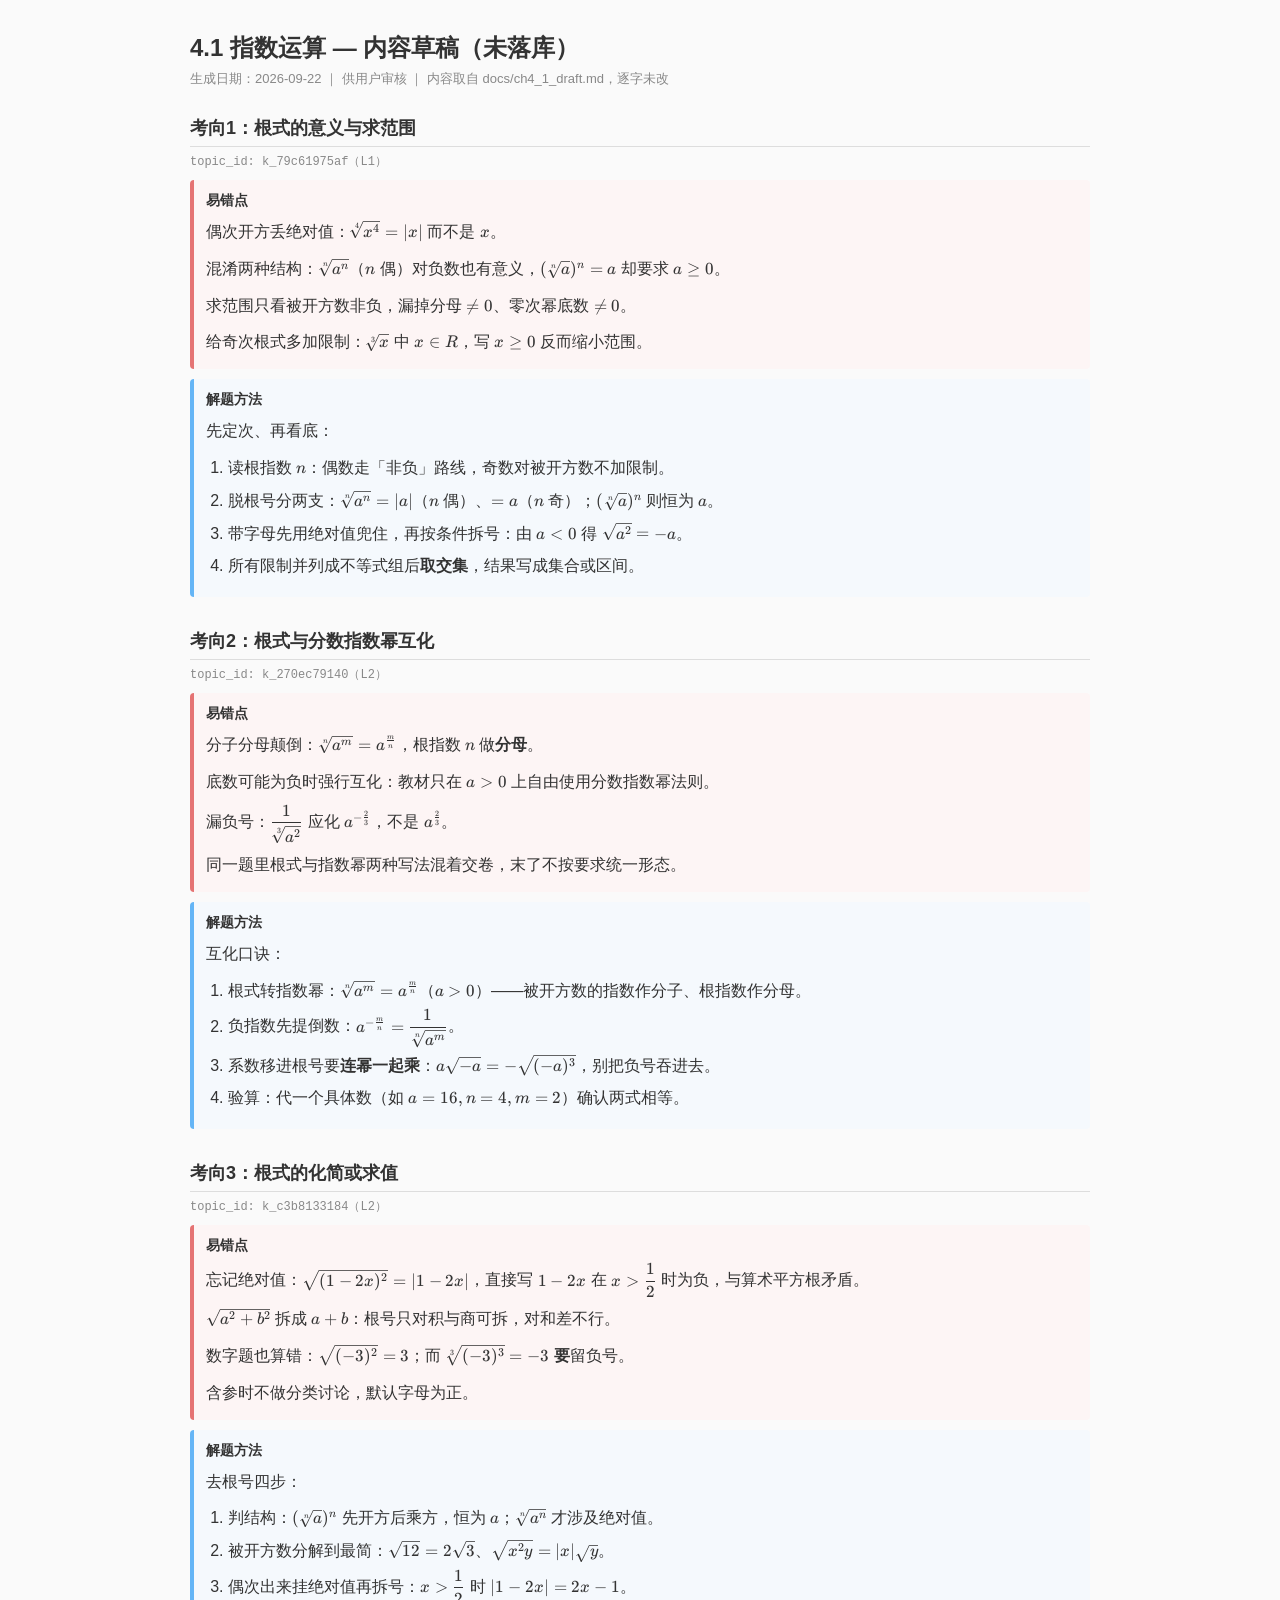
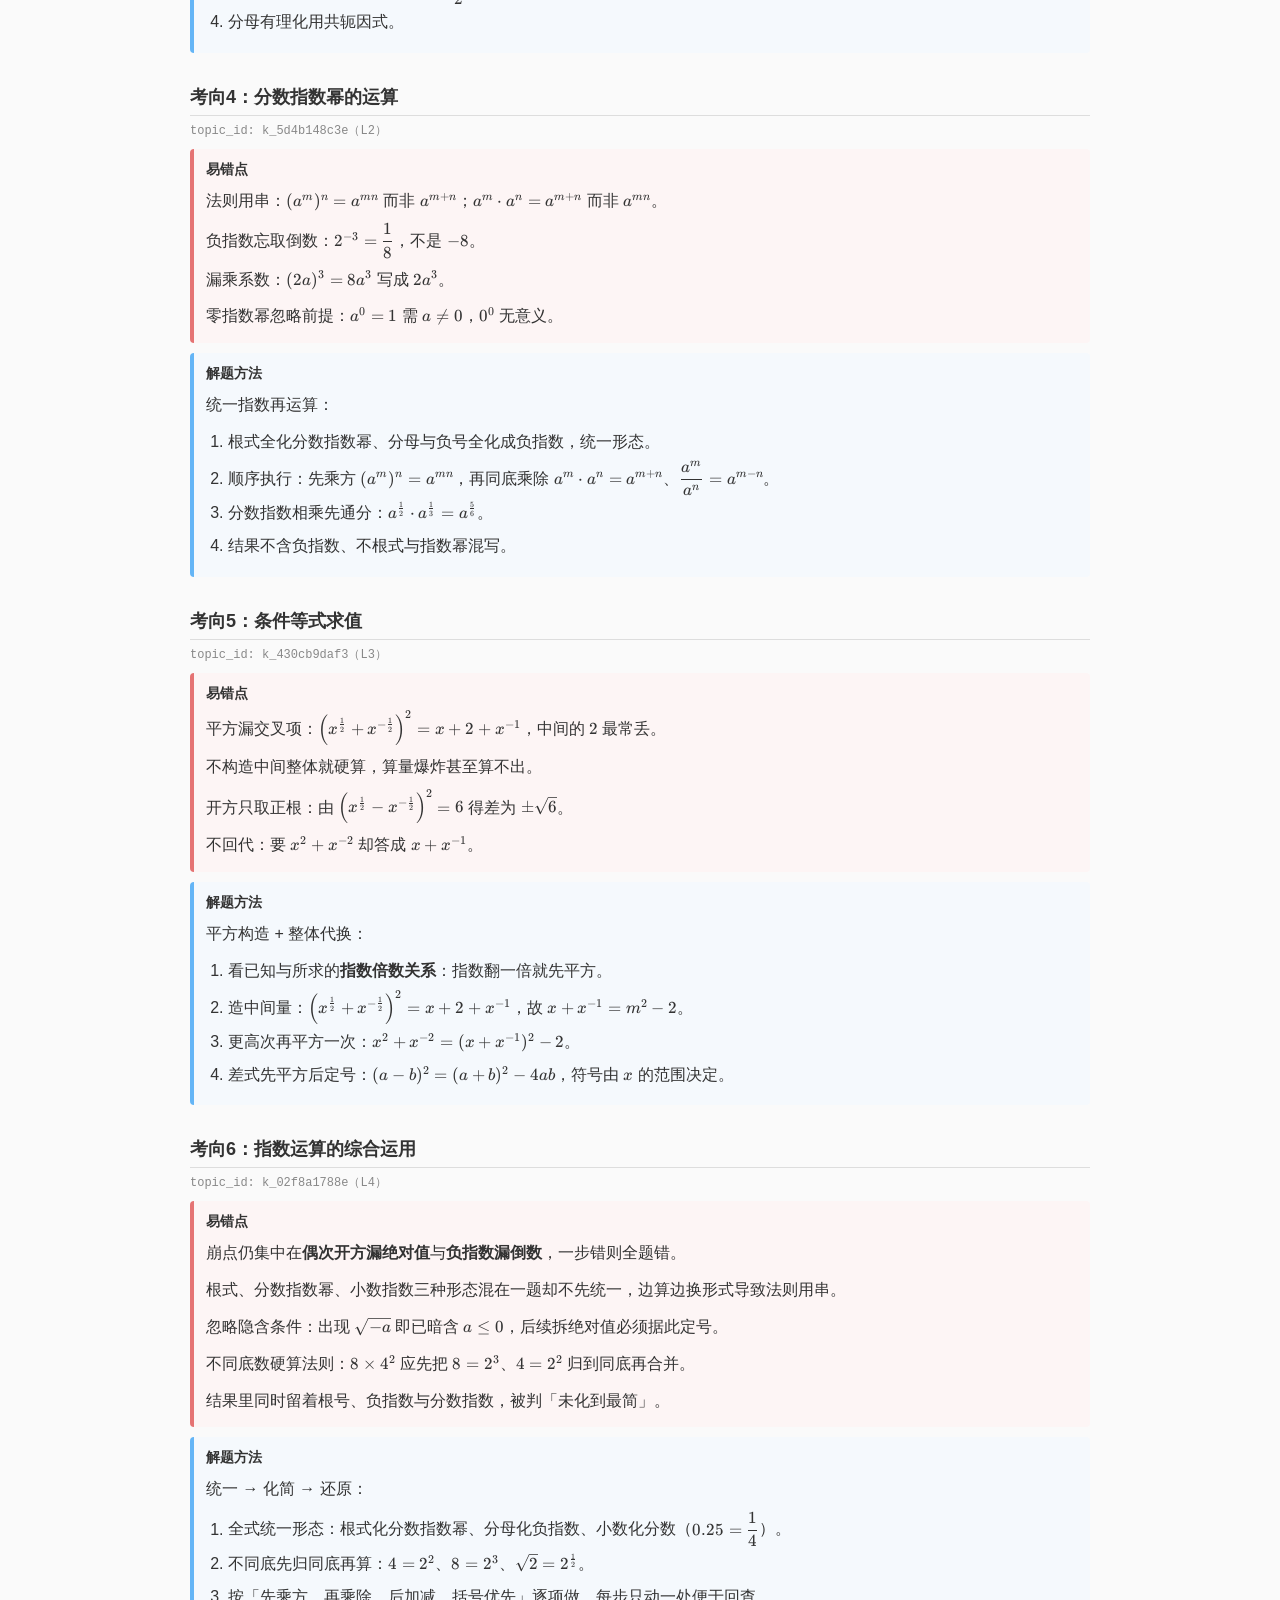
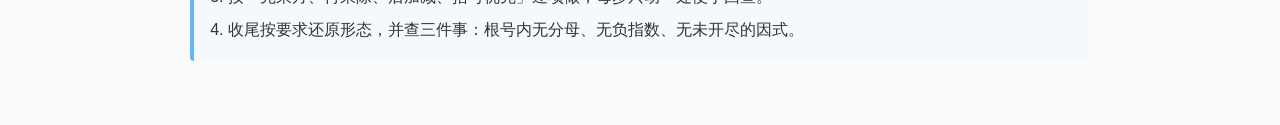
<file: docs/ch4_1_preview.html>
<!DOCTYPE html>
<html lang="zh-CN">
<head>
  <meta charset="UTF-8">
  <title>4.1 指数运算 — 草稿预览</title>
  <link rel="stylesheet" href="../static/lib/katex/katex.min.css">
  <script src="../static/lib/katex/katex.min.js"></script>
  <script src="../static/lib/katex/contrib/auto-render.min.js"></script>
  <style>
  :root { color-scheme: light; }
  * { box-sizing: border-box; }
  body { margin: 0; padding: 32px 16px; background: #fafafa; color: #333;
         font-family: -apple-system, BlinkMacSystemFont, "Segoe UI", "Microsoft YaHei", sans-serif; }
  .container { max-width: 900px; margin: 0 auto; }
  h1 { font-size: 24px; margin: 0 0 6px; }
  .meta { color: #888; font-size: 13px; margin: 0 0 28px; }
  section.topic { margin-bottom: 32px; }
  h2 { font-size: 18px; margin: 0 0 4px; padding-bottom: 6px; border-bottom: 1px solid #ddd; }
  .tid { color: #888; font-size: 12px; margin: 6px 0 10px; font-family: ui-monospace, Consolas, monospace; }
  h3 { font-size: 14px; margin: 0 0 8px; }
  .block { border-radius: 4px; padding: 12px; margin-bottom: 10px; }
  .block.pit { background: #fdf5f5; border-left: 4px solid #e57373; }
  .block.method { background: #f5f9fd; border-left: 4px solid #64b5f6; }
  .content p { margin: 0 0 8px; line-height: 1.8; }
  .content ol, .content ul { margin: 0 0 8px; padding-left: 22px; }
  .content li { line-height: 1.8; margin-bottom: 4px; }
  .content > *:last-child { margin-bottom: 0; }
  .katex { font-size: 1.06em; }
</style>
</head>
<body>
  <div class="container">
    <h1>4.1 指数运算 — 内容草稿（未落库）</h1>
    <p class="meta">生成日期：2026-09-22 ｜ 供用户审核 ｜ 内容取自 docs/ch4_1_draft.md，逐字未改</p>

    <section class="topic">
      <h2>考向1：根式的意义与求范围</h2>
      <p class="tid">topic_id: k_79c61975af（L1）</p>

      <div class="block pit">
        <h3>易错点</h3>
        <div class="content"><p>偶次开方丢绝对值：<b>\(\sqrt[4]{x^{4}}=|x|\)</b> 而不是 \(x\)。</p><p>混淆两种结构：\(\sqrt[n]{a^{n}}\)（\(n\) 偶）对负数也有意义，\((\sqrt[n]{a})^{n}=a\) 却要求 \(a\ge 0\)。</p><p>求范围只看被开方数非负，漏掉分母 \(\ne 0\)、零次幂底数 \(\ne 0\)。</p><p>给奇次根式多加限制：\(\sqrt[3]{x}\) 中 \(x\in R\)，写 \(x\ge 0\) 反而缩小范围。</p></div>
      </div>

      <div class="block method">
        <h3>解题方法</h3>
        <div class="content"><p><span class="key">先定次、再看底</span>：</p><ol><li>读根指数 \(n\)：偶数走「非负」路线，奇数对被开方数不加限制。</li><li>脱根号分两支：\(\sqrt[n]{a^{n}}=|a|\)（\(n\) 偶）、\(=a\)（\(n\) 奇）；\((\sqrt[n]{a})^{n}\) 则恒为 \(a\)。</li><li>带字母先用绝对值兜住，再按条件拆号：由 \(a&lt;0\) 得 \(\sqrt{a^{2}}=-a\)。</li><li>所有限制并列成不等式组后<b>取交集</b>，结果写成集合或区间。</li></ol></div>
      </div>
    </section>
    <section class="topic">
      <h2>考向2：根式与分数指数幂互化</h2>
      <p class="tid">topic_id: k_270ec79140（L2）</p>

      <div class="block pit">
        <h3>易错点</h3>
        <div class="content"><p>分子分母颠倒：<b>\(\sqrt[n]{a^{m}}=a^{\frac{m}{n}}\)</b>，根指数 \(n\) 做<b>分母</b>。</p><p>底数可能为负时强行互化：教材只在 \(a&gt;0\) 上自由使用分数指数幂法则。</p><p>漏负号：\(\dfrac{1}{\sqrt[3]{a^{2}}}\) 应化 \(a^{-\frac{2}{3}}\)，不是 \(a^{\frac{2}{3}}\)。</p><p>同一题里根式与指数幂两种写法混着交卷，末了不按要求统一形态。</p></div>
      </div>

      <div class="block method">
        <h3>解题方法</h3>
        <div class="content"><p><span class="key">互化口诀</span>：</p><ol><li>根式转指数幂：\(\sqrt[n]{a^{m}}=a^{\frac{m}{n}}\)（\(a&gt;0\)）——被开方数的指数作分子、根指数作分母。</li><li>负指数先提倒数：\(a^{-\frac{m}{n}}=\dfrac{1}{\sqrt[n]{a^{m}}}\)。</li><li>系数移进根号要<b>连幂一起乘</b>：\(a\sqrt{-a}=-\sqrt{(-a)^{3}}\)，别把负号吞进去。</li><li>验算：代一个具体数（如 \(a=16,n=4,m=2\)）确认两式相等。</li></ol></div>
      </div>
    </section>
    <section class="topic">
      <h2>考向3：根式的化简或求值</h2>
      <p class="tid">topic_id: k_c3b8133184（L2）</p>

      <div class="block pit">
        <h3>易错点</h3>
        <div class="content"><p>忘记绝对值：<b>\(\sqrt{(1-2x)^{2}}=|1-2x|\)</b>，直接写 \(1-2x\) 在 \(x&gt;\dfrac{1}{2}\) 时为负，与算术平方根矛盾。</p><p>\(\sqrt{a^{2}+b^{2}}\) 拆成 \(a+b\)：根号只对积与商可拆，对和差不行。</p><p>数字题也算错：\(\sqrt{(-3)^{2}}=3\)；而 \(\sqrt[3]{(-3)^{3}}=-3\) <b>要</b>留负号。</p><p>含参时不做分类讨论，默认字母为正。</p></div>
      </div>

      <div class="block method">
        <h3>解题方法</h3>
        <div class="content"><p><span class="key">去根号四步</span>：</p><ol><li>判结构：\((\sqrt[n]{a})^{n}\) 先开方后乘方，恒为 \(a\)；\(\sqrt[n]{a^{n}}\) 才涉及绝对值。</li><li>被开方数分解到最简：\(\sqrt{12}=2\sqrt{3}\)、\(\sqrt{x^{2}y}=|x|\sqrt{y}\)。</li><li>偶次出来挂绝对值再拆号：\(x&gt;\dfrac{1}{2}\) 时 \(|1-2x|=2x-1\)。</li><li>分母有理化用共轭因式。</li></ol></div>
      </div>
    </section>
    <section class="topic">
      <h2>考向4：分数指数幂的运算</h2>
      <p class="tid">topic_id: k_5d4b148c3e（L2）</p>

      <div class="block pit">
        <h3>易错点</h3>
        <div class="content"><p>法则用串：<b>\((a^{m})^{n}=a^{mn}\)</b> 而非 \(a^{m+n}\)；\(a^{m}\cdot a^{n}=a^{m+n}\) 而非 \(a^{mn}\)。</p><p>负指数忘取倒数：\(2^{-3}=\dfrac{1}{8}\)，不是 \(-8\)。</p><p>漏乘系数：\((2a)^{3}=8a^{3}\) 写成 \(2a^{3}\)。</p><p>零指数幂忽略前提：\(a^{0}=1\) 需 \(a\ne 0\)，\(0^{0}\) 无意义。</p></div>
      </div>

      <div class="block method">
        <h3>解题方法</h3>
        <div class="content"><p><span class="key">统一指数再运算</span>：</p><ol><li>根式全化分数指数幂、分母与负号全化成负指数，统一形态。</li><li>顺序执行：先乘方 \((a^{m})^{n}=a^{mn}\)，再同底乘除 \(a^{m}\cdot a^{n}=a^{m+n}\)、\(\dfrac{a^{m}}{a^{n}}=a^{m-n}\)。</li><li>分数指数相乘先通分：\(a^{\frac{1}{2}}\cdot a^{\frac{1}{3}}=a^{\frac{5}{6}}\)。</li><li>结果不含负指数、不根式与指数幂混写。</li></ol></div>
      </div>
    </section>
    <section class="topic">
      <h2>考向5：条件等式求值</h2>
      <p class="tid">topic_id: k_430cb9daf3（L3）</p>

      <div class="block pit">
        <h3>易错点</h3>
        <div class="content"><p>平方漏交叉项：<b>\(\left(x^{\frac{1}{2}}+x^{-\frac{1}{2}}\right)^{2}=x+2+x^{-1}\)</b>，中间的 \(2\) 最常丢。</p><p>不构造中间整体就硬算，算量爆炸甚至算不出。</p><p>开方只取正根：由 \(\left(x^{\frac{1}{2}}-x^{-\frac{1}{2}}\right)^{2}=6\) 得差为 \(\pm\sqrt{6}\)。</p><p>不回代：要 \(x^{2}+x^{-2}\) 却答成 \(x+x^{-1}\)。</p></div>
      </div>

      <div class="block method">
        <h3>解题方法</h3>
        <div class="content"><p><span class="key">平方构造 + 整体代换</span>：</p><ol><li>看已知与所求的<b>指数倍数关系</b>：指数翻一倍就先平方。</li><li>造中间量：\(\left(x^{\frac{1}{2}}+x^{-\frac{1}{2}}\right)^{2}=x+2+x^{-1}\)，故 \(x+x^{-1}=m^{2}-2\)。</li><li>更高次再平方一次：\(x^{2}+x^{-2}=(x+x^{-1})^{2}-2\)。</li><li>差式先平方后定号：\((a-b)^{2}=(a+b)^{2}-4ab\)，符号由 \(x\) 的范围决定。</li></ol></div>
      </div>
    </section>
    <section class="topic">
      <h2>考向6：指数运算的综合运用</h2>
      <p class="tid">topic_id: k_02f8a1788e（L4）</p>

      <div class="block pit">
        <h3>易错点</h3>
        <div class="content"><p>崩点仍集中在<b>偶次开方漏绝对值</b>与<b>负指数漏倒数</b>，一步错则全题错。</p><p>根式、分数指数幂、小数指数三种形态混在一题却不先统一，边算边换形式导致法则用串。</p><p>忽略隐含条件：出现 \(\sqrt{-a}\) 即已暗含 \(a\le 0\)，后续拆绝对值必须据此定号。</p><p>不同底数硬算法则：\(8\times 4^{2}\) 应先把 \(8=2^{3}\)、\(4=2^{2}\) 归到同底再合并。</p><p>结果里同时留着根号、负指数与分数指数，被判「未化到最简」。</p></div>
      </div>

      <div class="block method">
        <h3>解题方法</h3>
        <div class="content"><p><span class="key">统一 → 化简 → 还原</span>：</p><ol><li>全式统一形态：根式化分数指数幂、分母化负指数、小数化分数（\(0.25=\dfrac{1}{4}\)）。</li><li>不同底先归同底再算：\(4=2^{2}\)、\(8=2^{3}\)、\(\sqrt{2}=2^{\frac{1}{2}}\)。</li><li>按「先乘方、再乘除、后加减、括号优先」逐项做，每步只动一处便于回查。</li><li>收尾按要求还原形态，并查三件事：根号内无分母、无负指数、无未开尽的因式。</li></ol></div>
      </div>
    </section>
  </div>

  <script>
    document.addEventListener("DOMContentLoaded", function () {
      renderMathInElement(document.body, {
        delimiters: [
          {left: "\\(", right: "\\)", display: false},
          {left: "\\[", right: "\\]", display: true}
        ],
        throwOnError: false
      });
    });
  </script>
</body>
</html>
</file>
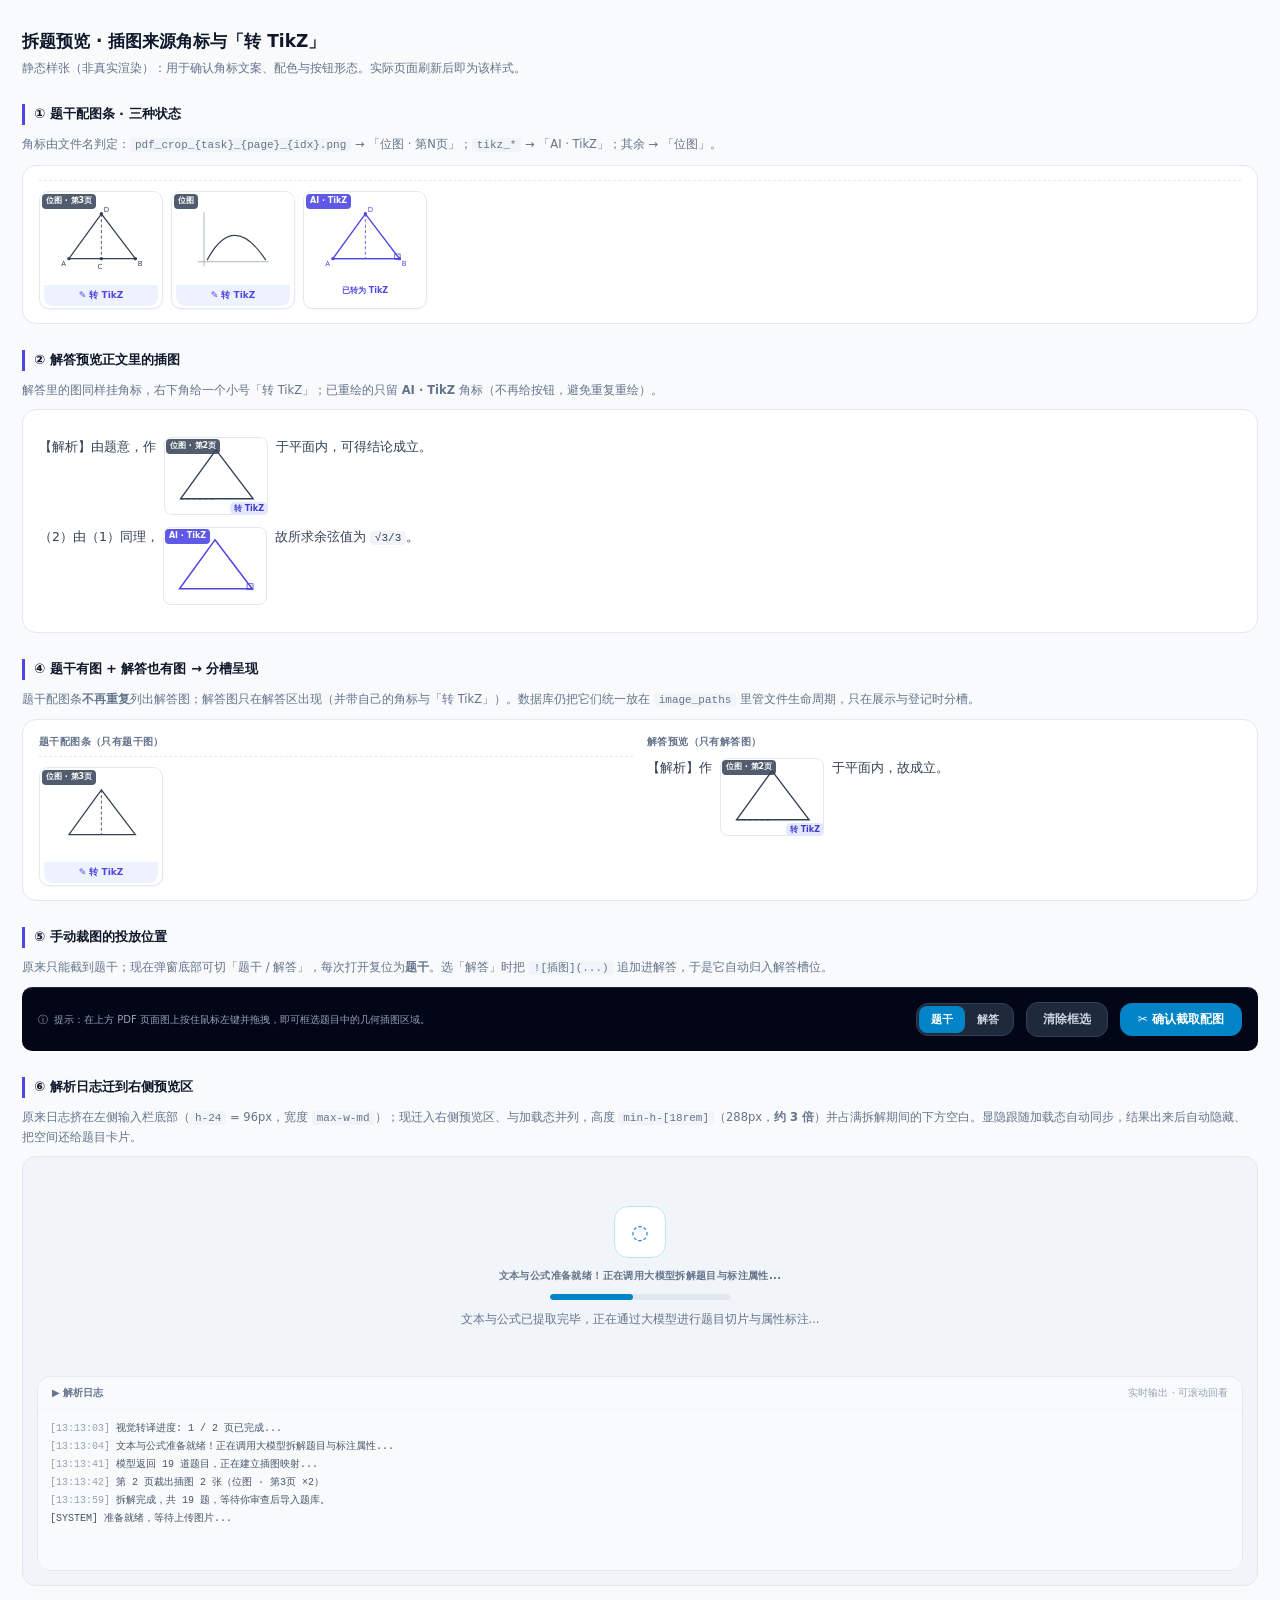
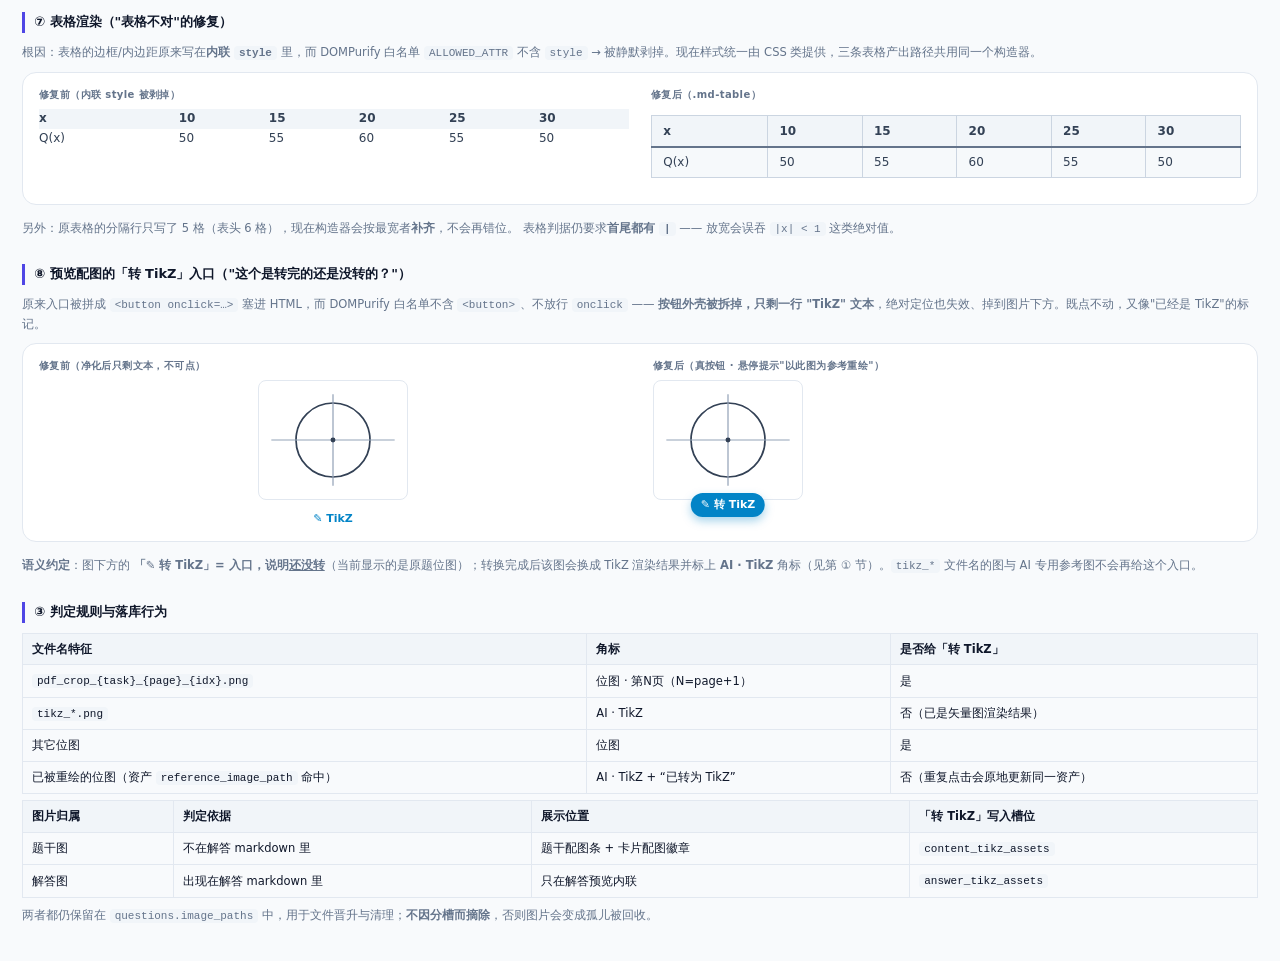
<file: outputs/拆题预览_插图来源角标样张.html>
<!DOCTYPE html>
<html lang="zh-CN">
<head>
<meta charset="UTF-8">
<meta name="viewport" content="width=device-width, initial-scale=1.0">
<title>拆题预览 · 插图来源角标与「转 TikZ」样张</title>
<style>
  :root{
    --ink:#0f172a; --muted:#64748b; --line:#e2e8f0; --bg:#f8fafc;
    --indigo:#4f46e5; --indigo-soft:#eef2ff; --indigo-line:#c7d2fe;
  }
  *{box-sizing:border-box}
  body{
    margin:0; padding:28px 22px 40px;
    font-family:"Segoe UI","PingFang SC","Microsoft YaHei",system-ui,sans-serif;
    color:var(--ink); background:var(--bg); line-height:1.6;
  }
  h1{font-size:17px; margin:0 0 4px}
  .sub{font-size:12px; color:var(--muted); margin:0 0 22px}
  h2{font-size:13px; margin:26px 0 10px; padding-left:9px; border-left:3px solid var(--indigo)}
  .note{font-size:11.5px; color:var(--muted); margin:0 0 10px}
  .card{
    background:#fff; border:1px solid var(--line); border-radius:14px;
    padding:14px 16px; margin-bottom:14px;
  }
  .strip{display:flex; flex-wrap:wrap; gap:8px; padding-top:10px;
         border-top:1px dashed #e2e8f0}
  .tile{
    border:1px solid var(--line); border-radius:10px; overflow:hidden;
    background:#fff; width:124px; box-shadow:0 1px 2px rgba(15,23,42,.04);
    display:flex; flex-direction:column;
  }
  .figure{position:relative; aspect-ratio:4/3; display:flex;
          align-items:center; justify-content:center; background:#fff}
  .badge{
    position:absolute; top:2px; left:2px; padding:1px 4px; border-radius:4px;
    font-size:8px; font-weight:700; color:#fff; white-space:nowrap;
  }
  .badge.bitmap{background:rgba(51,65,85,.85)}
  .badge.tikz{background:rgba(79,70,229,.9)}
  .art{width:76%; height:76%}
  .act{font-size:8px; font-weight:600; text-align:center; padding:2px 4px; color:var(--muted)}
  .act.done{color:var(--indigo)}
  button.convert{
    width:100%; padding:4px 0; font-size:9px; font-weight:700; color:var(--indigo);
    background:var(--indigo-soft); border:0; border-radius:0 0 9px 9px;
    cursor:pointer; display:flex; align-items:center; justify-content:center; gap:4px;
    font-family:inherit;
  }
  button.convert:hover{background:#e0e7ff}
  /* 解答正文里的内联插图 */
  .answer-line{font-size:12.5px; color:#334155}
  .inline-wrap{position:relative; display:inline-block; vertical-align:top; margin:0 4px}
  .inline-wrap .art{width:104px; height:78px; display:block;
                    border:1px solid var(--line); border-radius:8px; background:#fff}
  .btn-inline{
    position:absolute; right:0; bottom:0; padding:1px 4px; border-radius:5px;
    font-size:8px; font-weight:700; color:#4338ca;
    background:rgba(224,231,255,.95); border:0; cursor:pointer; font-family:inherit;
  }
  .btn-inline:hover{background:#c7d2fe}
  table{border-collapse:collapse; width:100%; font-size:11.5px; margin-top:6px}
  th,td{border:1px solid var(--line); padding:6px 9px; text-align:left}
  th{background:#f1f5f9; font-weight:700}
  code{background:#f1f5f9; padding:1px 5px; border-radius:4px; font-size:11px}
  /* 裁图弹窗底部工具栏（深色，与真实弹窗一致） */
  .crop-bar{background:#020617; border-top:1px solid #1e293b; border-radius:10px;
            padding:14px 16px; display:flex; justify-content:space-between; align-items:center; gap:12px}
  .crop-hint{font-size:10px; color:#94a3b8; display:flex; align-items:center; gap:6px}
  .seg{display:flex; align-items:center; background:#1e293b; border:1px solid #334155;
       border-radius:12px; padding:2px}
  .seg button{border:0; background:transparent; font-family:inherit; cursor:pointer;
              font-size:11px; font-weight:700; padding:6px 12px; border-radius:8px; color:#cbd5e1}
  .seg button.on{background:#0284c7; color:#fff}
  .btn-ghost{border:1px solid #334155; background:#1e293b; color:#cbd5e1; font-weight:700;
             font-size:12px; padding:8px 16px; border-radius:12px; font-family:inherit; cursor:pointer}
  .btn-primary{border:0; background:#0284c7; color:#fff; font-weight:700; font-size:12px;
               padding:8px 18px; border-radius:12px; font-family:inherit; cursor:pointer}
  .slot-row{display:flex; gap:14px; align-items:flex-start}
  .slot-row > div{flex:1; min-width:0}
  .slot-label{font-size:10px; font-weight:700; color:var(--muted); letter-spacing:.04em; margin-bottom:6px}
  /* 右侧预览区：加载态 + 日志面板（迁移后） */
  .pane{background:#f1f5f9; border:1px solid var(--line); border-radius:14px; padding:14px;
        display:flex; flex-direction:column; gap:12px; height:430px}
  .pane-load{flex:1; display:flex; flex-direction:column; align-items:center; justify-content:center;
             text-align:center; gap:10px}
  .spinner{width:52px; height:52px; border-radius:14px; background:#fff; border:1px solid #bae6fd;
           display:flex; align-items:center; justify-content:center; color:#0284c7; font-size:20px}
  .bar{width:180px; height:6px; border-radius:99px; background:#e2e8f0; overflow:hidden}
  .bar > i{display:block; height:6px; width:46%; background:#0284c7; border-radius:99px}
  .log-panel{flex:1; min-height:180px; display:flex; flex-direction:column; background:#fff;
             border:1px solid var(--line); border-radius:14px; overflow:hidden}
  .log-head{display:flex; align-items:center; justify-content:space-between; gap:8px;
            padding:8px 14px; background:#f8fafc; border-bottom:1px solid #f1f5f9; font-size:10px}
  .log-head b{font-weight:700; color:var(--muted); display:flex; align-items:center; gap:6px}
  .log-body{flex:1; min-height:0; overflow-y:auto; background:#f8fafc; padding:10px 12px;
            font-family:Consolas,"SFMono-Regular",monospace; font-size:10px; color:#475569}
  .log-body > div{padding:1px 0}
  .log-body .t{color:#94a3b8}
  /* 与 app.css 的 .md-table 一致（表格样式唯一来源） */
  .md-table-wrap{overflow-x:auto; max-width:100%; margin:0.75rem 0; text-align:center}
  .md-table{border-collapse:collapse; margin:0 auto; max-width:100%; font-size:12px; line-height:1.5;
            color:#334155; background:rgba(241,245,249,.6)}
  .md-table th,.md-table td{border:1px solid #cbd5e1; padding:0.35rem 0.7rem; vertical-align:middle}
  .md-table th{font-weight:700; border-bottom-width:2px; border-bottom-color:#64748b}
  .md-table tbody tr:hover{background:rgba(241,245,249,.45)}
  .broken-table{border-collapse:collapse; margin:0 auto; font-size:12px; color:#334155}
  .broken-table th,.broken-table td{border:0; padding:0}
</style>
</head>
<body>

<h1>拆题预览 · 插图来源角标与「转 TikZ」</h1>
<p class="sub">静态样张（非真实渲染）：用于确认角标文案、配色与按钮形态。实际页面刷新后即为该样式。</p>

<h2>① 题干配图条 · 三种状态</h2>
<p class="note">角标由文件名判定：<code>pdf_crop_{task}_{page}_{idx}.png</code> → 「位图 · 第N页」；<code>tikz_*</code> → 「AI · TikZ」；其余 → 「位图」。</p>
<div class="card">
  <div class="strip">

    <div class="tile">
      <div class="figure">
        <span class="badge bitmap" title="从 PDF 第 3 页按坐标裁剪出的原题位图（不是 TikZ）">位图 · 第3页</span>
        <svg class="art" viewBox="0 0 120 90" aria-label="三棱锥示意图">
          <polygon points="60,14 18,72 104,72" fill="none" stroke="#334155" stroke-width="1.6"/>
          <line x1="60" y1="14" x2="60" y2="72" stroke="#334155" stroke-width="1.1" stroke-dasharray="4 3"/>
          <circle cx="60" cy="14" r="2.2" fill="#334155"/>
          <circle cx="18" cy="72" r="2.2" fill="#334155"/>
          <circle cx="104" cy="72" r="2.2" fill="#334155"/>
          <circle cx="60" cy="72" r="2.2" fill="#334155"/>
          <text x="63" y="12" font-size="9" fill="#334155">D</text>
          <text x="8" y="82" font-size="9" fill="#334155">A</text>
          <text x="107" y="82" font-size="9" fill="#334155">B</text>
          <text x="55" y="85" font-size="9" fill="#334155">C</text>
        </svg>
      </div>
      <div class="act"><button class="convert" type="button">✎ 转 TikZ</button></div>
    </div>

    <div class="tile">
      <div class="figure">
        <span class="badge bitmap" title="普通位图（不是 TikZ）">位图</span>
        <svg class="art" viewBox="0 0 120 90" aria-label="函数图像示意图">
          <line x1="14" y1="76" x2="106" y2="76" stroke="#94a3b8" stroke-width="1"/>
          <line x1="22" y1="12" x2="22" y2="82" stroke="#94a3b8" stroke-width="1"/>
          <path d="M26 74 Q60 10 102 74" fill="none" stroke="#334155" stroke-width="1.6"/>
        </svg>
      </div>
      <div class="act"><button class="convert" type="button">✎ 转 TikZ</button></div>
    </div>

    <div class="tile">
      <div class="figure">
        <span class="badge tikz" title="该位图已按参考图重绘为 TikZ 矢量图">AI · TikZ</span>
        <svg class="art" viewBox="0 0 120 90" aria-label="重绘后的 TikZ 渲染结果">
          <polygon points="60,14 18,72 104,72" fill="none" stroke="#4f46e5" stroke-width="1.8"/>
          <line x1="18" y1="72" x2="104" y2="72" stroke="#4f46e5" stroke-width="1.8"/>
          <line x1="60" y1="14" x2="60" y2="72" stroke="#4f46e5" stroke-width="1.1" stroke-dasharray="4 3"/>
          <rect x="98" y="66" width="7" height="7" fill="none" stroke="#4f46e5" stroke-width="1"/>
          <circle cx="60" cy="14" r="2.2" fill="#4f46e5"/>
          <circle cx="18" cy="72" r="2.2" fill="#4f46e5"/>
          <circle cx="104" cy="72" r="2.2" fill="#4f46e5"/>
          <text x="63" y="12" font-size="9" fill="#4f46e5">D</text>
          <text x="8" y="82" font-size="9" fill="#4f46e5">A</text>
          <text x="107" y="82" font-size="9" fill="#4f46e5">B</text>
        </svg>
      </div>
      <div class="act done">已转为 TikZ</div>
    </div>

  </div>
</div>

<h2>② 解答预览正文里的插图</h2>
<p class="note">解答里的图同样挂角标，右下角给一个小号「转 TikZ」；已重绘的只留 <strong>AI · TikZ</strong> 角标（不再给按钮，避免重复重绘）。</p>
<div class="card">
  <p class="answer-line">
    【解析】由题意，作 <span class="inline-wrap"><svg class="art" viewBox="0 0 120 90" aria-label="辅助线示意图"><polygon points="60,14 18,72 104,72" fill="none" stroke="#334155" stroke-width="1.6"/><line x1="18" y1="72" x2="60" y2="72" stroke="#334155" stroke-width="1.1" stroke-dasharray="4 3"/></svg><span class="badge bitmap">位图 · 第2页</span><button class="btn-inline" type="button">转 TikZ</button></span> 于平面内，可得结论成立。
  </p>
  <p class="answer-line">
    （2）由（1）同理，<span class="inline-wrap"><svg class="art" viewBox="0 0 120 90" aria-label="已重绘的示意图"><polygon points="60,14 18,72 104,72" fill="none" stroke="#4f46e5" stroke-width="1.8"/><rect x="98" y="66" width="7" height="7" fill="none" stroke="#4f46e5" stroke-width="1"/></svg><span class="badge tikz">AI · TikZ</span></span> 故所求余弦值为 <code>√3/3</code>。
  </p>
</div>

<h2>④ 题干有图 + 解答也有图 → 分槽呈现</h2>
<p class="note">题干配图条<strong>不再重复</strong>列出解答图；解答图只在解答区出现（并带自己的角标与「转 TikZ」）。数据库仍把它们统一放在 <code>image_paths</code> 里管文件生命周期，只在展示与登记时分槽。</p>
<div class="card">
  <div class="slot-row">
    <div>
      <div class="slot-label">题干配图条（只有题干图）</div>
      <div class="strip" style="border-top:1px dashed #e2e8f0; padding-top:10px">
        <div class="tile">
          <div class="figure">
            <span class="badge bitmap">位图 · 第3页</span>
            <svg class="art" viewBox="0 0 120 90"><polygon points="60,14 18,72 104,72" fill="none" stroke="#334155" stroke-width="1.6"/><line x1="60" y1="14" x2="60" y2="72" stroke="#334155" stroke-width="1.1" stroke-dasharray="4 3"/></svg>
          </div>
          <div class="act"><button class="convert" type="button">✎ 转 TikZ</button></div>
        </div>
      </div>
    </div>
    <div>
      <div class="slot-label">解答预览（只有解答图）</div>
      <p class="answer-line" style="margin:8px 0 0">
        【解析】作 <span class="inline-wrap"><svg class="art" viewBox="0 0 120 90"><polygon points="60,14 18,72 104,72" fill="none" stroke="#334155" stroke-width="1.6"/><line x1="18" y1="72" x2="60" y2="72" stroke="#334155" stroke-width="1.1" stroke-dasharray="4 3"/></svg><span class="badge bitmap">位图 · 第2页</span><button class="btn-inline" type="button">转 TikZ</button></span> 于平面内，故成立。
      </p>
    </div>
  </div>
</div>

<h2>⑤ 手动裁图的投放位置</h2>
<p class="note">原来只能截到题干；现在弹窗底部可切「题干 / 解答」，每次打开复位为<strong>题干</strong>。选「解答」时把 <code>![插图](...)</code> 追加进解答，于是它自动归入解答槽位。</p>
<div class="crop-bar">
  <div class="crop-hint"><span>ⓘ</span><span>提示：在上方 PDF 页面图上按住鼠标左键并拖拽，即可框选题目中的几何插图区域。</span></div>
  <div style="display:flex; align-items:center; gap:12px">
    <div class="seg" role="group" aria-label="配图归属">
      <button type="button" class="on" aria-pressed="true">题干</button>
      <button type="button" aria-pressed="false">解答</button>
    </div>
    <button class="btn-ghost" type="button">清除框选</button>
    <button class="btn-primary" type="button">✂ 确认截取配图</button>
  </div>
</div>

<h2>⑥ 解析日志迁到右侧预览区</h2>
<p class="note">原来日志挤在左侧输入栏底部（<code>h-24</code> = 96px，宽度 <code>max-w-md</code>）；现迁入右侧预览区、与加载态并列，高度 <code>min-h-[18rem]</code>（288px，<strong>约 3 倍</strong>）并占满拆解期间的下方空白。显隐跟随加载态自动同步，结果出来后自动隐藏、把空间还给题目卡片。</p>
<div class="pane">
  <div class="pane-load">
    <div class="spinner">◌</div>
    <div class="slot-label" style="margin:0">文本与公式准备就绪！正在调用大模型拆解题目与标注属性...</div>
    <div class="bar"><i></i></div>
    <div class="note" style="margin:0">文本与公式已提取完毕，正在通过大模型进行题目切片与属性标注...</div>
  </div>
  <div class="log-panel">
    <div class="log-head">
      <b>▶ 解析日志</b><span style="color:#94a3b8">实时输出 · 可滚动回看</span>
    </div>
    <div class="log-body">
      <div><span class="t">[13:13:03]</span> 视觉转译进度: 1 / 2 页已完成...</div>
      <div><span class="t">[13:13:04]</span> 文本与公式准备就绪！正在调用大模型拆解题目与标注属性...</div>
      <div><span class="t">[13:13:41]</span> 模型返回 19 道题目，正在建立插图映射...</div>
      <div><span class="t">[13:13:42]</span> 第 2 页裁出插图 2 张（位图 · 第3页 ×2）</div>
      <div><span class="t">[13:13:59]</span> 拆解完成，共 19 题，等待你审查后导入题库。</div>
      <div>[SYSTEM] 准备就绪，等待上传图片...</div>
    </div>
  </div>
</div>

<h2>⑦ 表格渲染（"表格不对"的修复）</h2>
<p class="note">根因：表格的边框/内边距原来写在<strong>内联 <code>style</code></strong> 里，而 DOMPurify 白名单 <code>ALLOWED_ATTR</code> 不含 <code>style</code> → 被静默剥掉。现在样式统一由 CSS 类提供，三条表格产出路径共用同一个构造器。</p>
<div class="card" style="display:flex; gap:22px; align-items:flex-start; flex-wrap:wrap">
  <div style="flex:1; min-width:260px">
    <div class="slot-label">修复前（内联 style 被剥掉）</div>
    <table class="broken-table">
      <tr><th>x</th><th>10</th><th>15</th><th>20</th><th>25</th><th>30</th></tr>
      <tr><td>Q(x)</td><td>50</td><td>55</td><td>60</td><td>55</td><td>50</td></tr>
    </table>
  </div>
  <div style="flex:1; min-width:260px">
    <div class="slot-label">修复后（.md-table）</div>
    <div class="md-table-wrap">
      <table class="md-table">
        <tbody>
          <tr><th scope="col">x</th><th scope="col">10</th><th scope="col">15</th><th scope="col">20</th><th scope="col">25</th><th scope="col">30</th></tr>
          <tr><td>Q(x)</td><td>50</td><td>55</td><td>60</td><td>55</td><td>50</td></tr>
        </tbody>
      </table>
    </div>
  </div>
</div>
<p class="note">另外：原表格的分隔行只写了 5 格（表头 6 格），现在构造器会按最宽者<strong>补齐</strong>，不会再错位。
表格判据仍要求<strong>首尾都有 <code>|</code></strong> —— 放宽会误吞 <code>|x| &lt; 1</code> 这类绝对值。</p>

<h2>⑧ 预览配图的「转 TikZ」入口（"这个是转完的还是没转的？"）</h2>
<p class="note">原来入口被拼成 <code>&lt;button onclick=…&gt;</code> 塞进 HTML，而 DOMPurify 白名单不含 <code>&lt;button&gt;</code>、不放行 <code>onclick</code> —— <strong>按钮外壳被拆掉，只剩一行 "TikZ" 文本</strong>，绝对定位也失效、掉到图片下方。既点不动，又像"已经是 TikZ"的标记。</p>
<div class="card" style="display:flex; gap:26px; align-items:flex-start; flex-wrap:wrap">
  <div style="flex:1; min-width:230px">
    <div class="slot-label">修复前（净化后只剩文本，不可点）</div>
    <div style="text-align:center">
      <svg width="150" height="120" viewBox="0 0 120 90" style="border:1px solid #e2e8f0;border-radius:8px;background:#fff"><circle cx="60" cy="45" r="30" fill="none" stroke="#334155" stroke-width="1.4"/><line x1="10" y1="45" x2="110" y2="45" stroke="#94a3b8" stroke-width="1"/><line x1="60" y1="8" x2="60" y2="82" stroke="#94a3b8" stroke-width="1"/><circle cx="60" cy="45" r="2" fill="#334155"/></svg>
      <div style="font-size:11px; color:#0284c7; font-weight:600; margin-top:2px">✎ TikZ</div>
    </div>
  </div>
  <div style="flex:1; min-width:230px">
    <div class="slot-label">修复后（真按钮 · 悬停提示"以此图为参考重绘"）</div>
    <div style="text-align:center; position:relative; display:inline-block">
      <svg width="150" height="120" viewBox="0 0 120 90" style="border:1px solid #e2e8f0;border-radius:8px;background:#fff"><circle cx="60" cy="45" r="30" fill="none" stroke="#334155" stroke-width="1.4"/><line x1="10" y1="45" x2="110" y2="45" stroke="#94a3b8" stroke-width="1"/><line x1="60" y1="8" x2="60" y2="82" stroke="#94a3b8" stroke-width="1"/><circle cx="60" cy="45" r="2" fill="#334155"/></svg>
      <span style="position:absolute; left:50%; bottom:-9px; transform:translateX(-50%); background:#0284c7; color:#fff; font-size:11px; font-weight:600; padding:3px 10px; border-radius:999px; white-space:nowrap; box-shadow:0 4px 10px rgba(2,132,199,.35)">✎ 转 TikZ</span>
    </div>
  </div>
</div>
<p class="note"><strong>语义约定</strong>：图下方的 <strong>「✎ 转 TikZ」= 入口，说明<u>还没转</u></strong>（当前显示的是原题位图）；转换完成后该图会换成 TikZ 渲染结果并标上 <strong>AI · TikZ</strong> 角标（见第 ① 节）。<code>tikz_*</code> 文件名的图与 AI 专用参考图不会再给这个入口。</p>

<h2>③ 判定规则与落库行为</h2>
<table>
  <tr><th>文件名特征</th><th>角标</th><th>是否给「转 TikZ」</th></tr>
  <tr><td><code>pdf_crop_{task}_{page}_{idx}.png</code></td><td>位图 · 第N页（N=page+1）</td><td>是</td></tr>
  <tr><td><code>tikz_*.png</code></td><td>AI · TikZ</td><td>否（已是矢量图渲染结果）</td></tr>
  <tr><td>其它位图</td><td>位图</td><td>是</td></tr>
  <tr><td>已被重绘的位图（资产 <code>reference_image_path</code> 命中）</td><td>AI · TikZ + “已转为 TikZ”</td><td>否（重复点击会原地更新同一资产）</td></tr>
</table>

<table>
  <tr><th>图片归属</th><th>判定依据</th><th>展示位置</th><th>「转 TikZ」写入槽位</th></tr>
  <tr><td>题干图</td><td>不在解答 markdown 里</td><td>题干配图条 + 卡片配图徽章</td><td><code>content_tikz_assets</code></td></tr>
  <tr><td>解答图</td><td>出现在解答 markdown 里</td><td>只在解答预览内联</td><td><code>answer_tikz_assets</code></td></tr>
</table>
<p class="note" style="margin-top:8px">两者都仍保留在 <code>questions.image_paths</code> 中，用于文件晋升与清理；<strong>不因分槽而摘除</strong>，否则图片会变成孤儿被回收。</p>

</body>
</html>
</file>
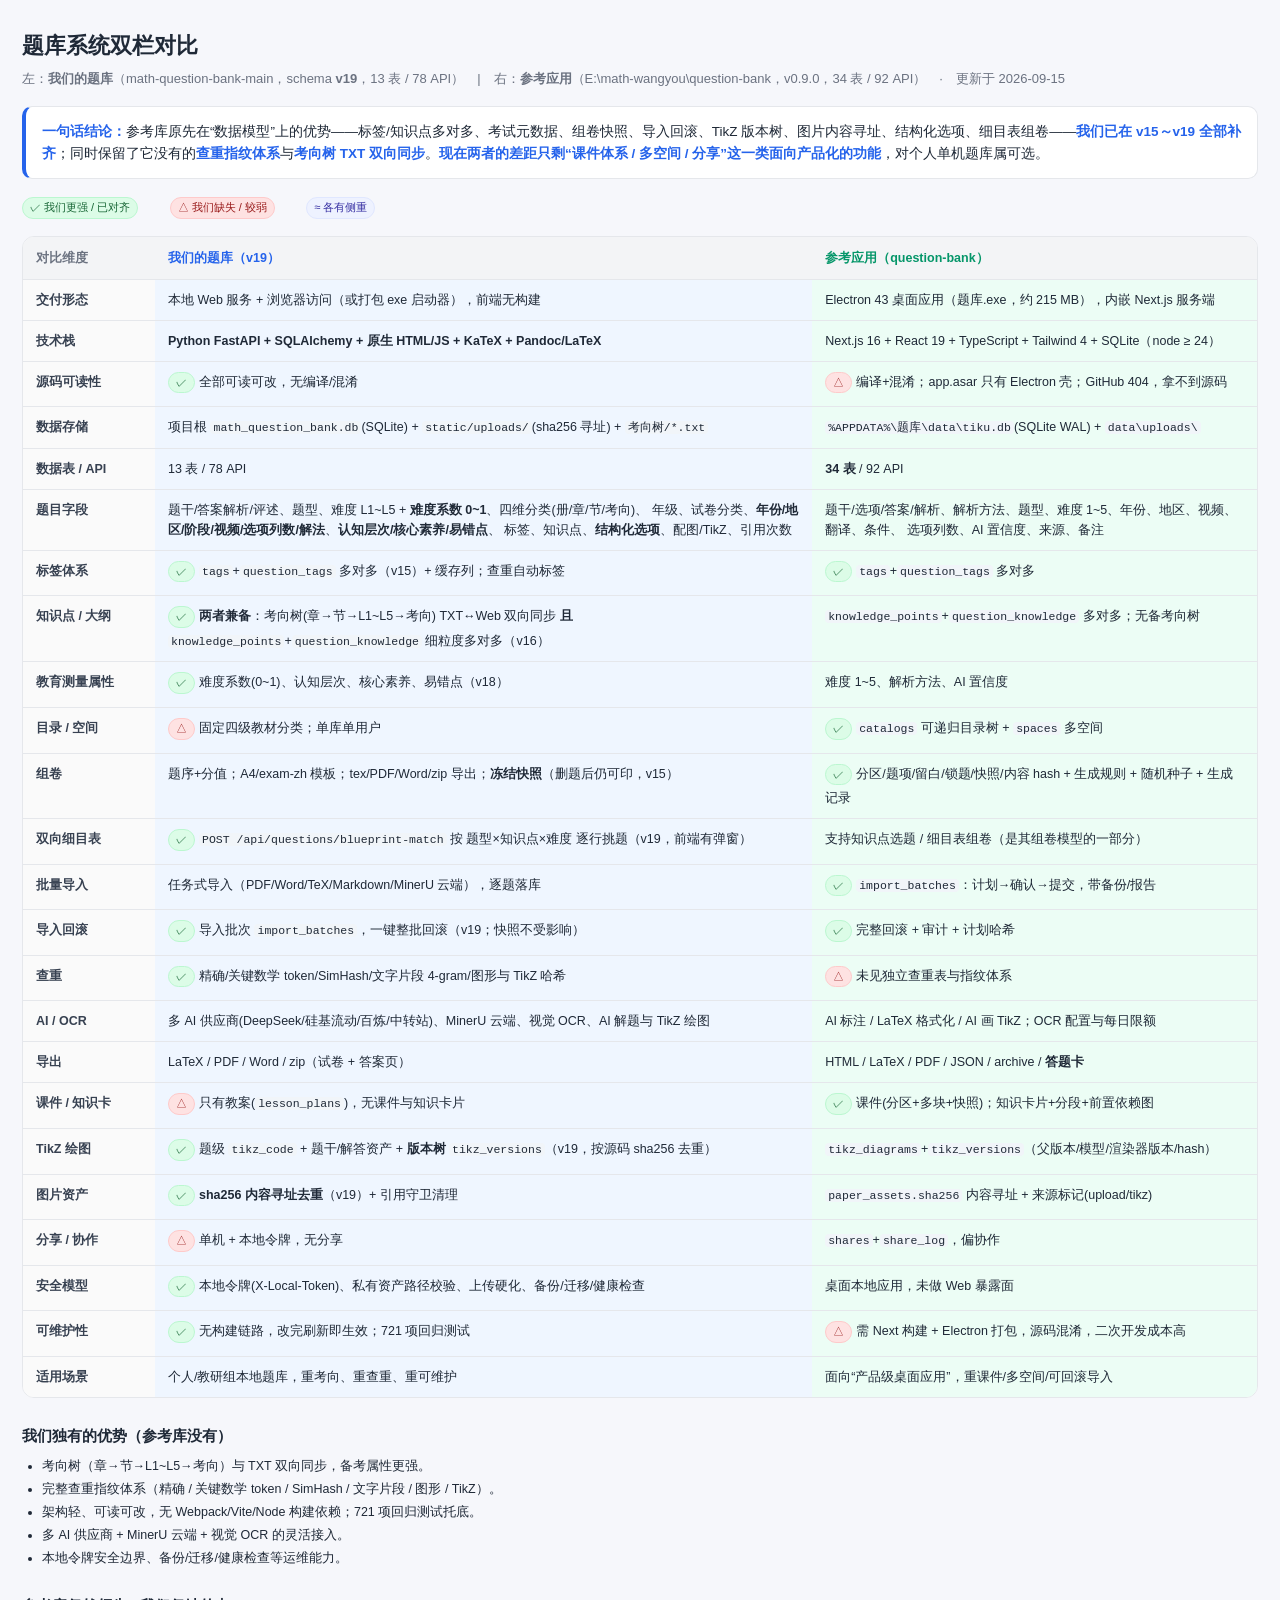
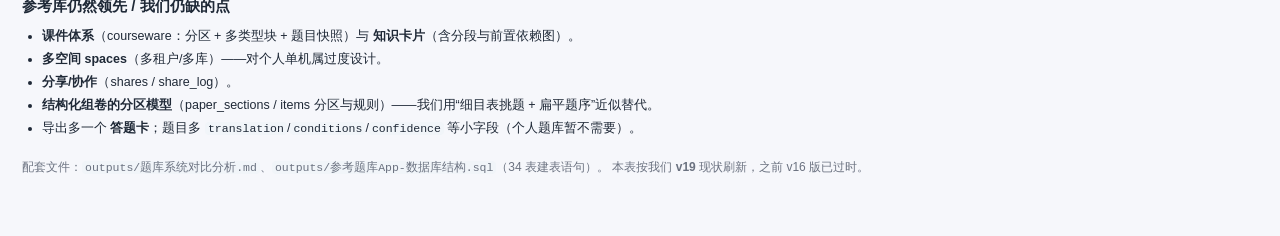
<file: outputs/题库双栏对比.html>
<!DOCTYPE html>
<html lang="zh-CN">
<head>
<meta charset="UTF-8">
<meta name="viewport" content="width=device-width, initial-scale=1.0">
<title>题库系统双栏对比 · 我们(v19) vs 参考应用</title>
<style>
  :root{
    --bg:#f6f7fb; --card:#ffffff; --line:#e5e7eb; --text:#1f2937; --muted:#6b7280;
    --ours:#2563eb; --ours-bg:#eff6ff; --other:#059669; --other-bg:#ecfdf5;
  }
  *{box-sizing:border-box;}
  body{margin:0;padding:28px 22px 60px;background:var(--bg);color:var(--text);
    font-family:-apple-system,BlinkMacSystemFont,"Segoe UI","PingFang SC","Microsoft YaHei",sans-serif;line-height:1.6;}
  .wrap{max-width:1240px;margin:0 auto;}
  h1{font-size:22px;margin:0 0 6px;}
  .sub{color:var(--muted);font-size:13px;margin-bottom:16px;}
  .verdict{background:var(--card);border:1px solid var(--line);border-left:4px solid var(--ours);
    border-radius:10px;padding:14px 16px;font-size:13.5px;margin-bottom:18px;}
  .verdict b{color:var(--ours);}
  table{width:100%;border-collapse:separate;border-spacing:0;background:var(--card);
    border:1px solid var(--line);border-radius:12px;overflow:hidden;font-size:12.5px;}
  thead th{position:sticky;top:0;z-index:2;background:#f3f4f6;text-align:left;padding:11px 13px;
    font-size:12.5px;border-bottom:1px solid var(--line);}
  thead th.dim{width:132px;color:var(--muted);}
  thead th.ours{width:calc((100% - 132px)/2);color:var(--ours);}
  thead th.other{width:calc((100% - 132px)/2);color:var(--other);}
  tbody td{padding:10px 13px;border-bottom:1px solid var(--line);vertical-align:top;}
  tbody tr:last-child td{border-bottom:none;}
  tbody td.dim{font-weight:700;color:#374151;background:#fafafa;}
  tbody td.ours{background:var(--ours-bg);}
  tbody td.other{background:var(--other-bg);}
  tbody tr:hover td.ours{background:#e0edff;}
  tbody tr:hover td.other{background:#d9f7ea;}
  .tag{display:inline-block;font-size:11px;padding:1px 7px;border-radius:999px;margin:0 4px 3px 0;border:1px solid transparent;}
  .win{background:#dcfce7;color:#166534;border-color:#bbf7d0;}
  .gap{background:#fee2e2;color:#991b1b;border-color:#fecaca;}
  .same{background:#eef2ff;color:#3730a3;border-color:#e0e7ff;}
  h2{font-size:15px;margin:26px 0 8px;}
  ul{margin:6px 0 0;padding-left:20px;}
  li{margin:3px 0;font-size:12.5px;}
  .foot{color:var(--muted);font-size:12px;margin-top:20px;}
  .legend{font-size:12px;color:var(--muted);margin:6px 0 14px;}
  .legend span{margin-right:14px;}
  code{background:#f1f5f9;padding:0 3px;border-radius:4px;font-size:11.5px;}
</style>
</head>
<body>
<div class="wrap">
  <h1>题库系统双栏对比</h1>
  <div class="sub">左：<b>我们的题库</b>（math-question-bank-main，schema <b>v19</b>，13 表 / 78 API）　|　右：<b>参考应用</b>（E:\math-wangyou\question-bank，v0.9.0，34 表 / 92 API）　·　更新于 2026-09-15</div>

  <div class="verdict">
    <b>一句话结论：</b>参考库原先在“数据模型”上的优势——标签/知识点多对多、考试元数据、组卷快照、导入回滚、TikZ 版本树、图片内容寻址、结构化选项、细目表组卷——<b>我们已在 v15～v19 全部补齐</b>；同时保留了它没有的<b>查重指纹体系</b>与<b>考向树 TXT 双向同步</b>。<b>现在两者的差距只剩“课件体系 / 多空间 / 分享”这一类面向产品化的功能</b>，对个人单机题库属可选。
  </div>

  <div class="legend">
    <span><span class="tag win">✓ 我们更强 / 已对齐</span></span>
    <span><span class="tag gap">△ 我们缺失 / 较弱</span></span>
    <span><span class="tag same">≈ 各有侧重</span></span>
  </div>

  <table>
    <thead>
      <tr><th class="dim">对比维度</th><th class="ours">我们的题库（v19）</th><th class="other">参考应用（question-bank）</th></tr>
    </thead>
    <tbody>
      <tr><td class="dim">交付形态</td>
        <td class="ours">本地 Web 服务 + 浏览器访问（或打包 exe 启动器），前端无构建</td>
        <td class="other">Electron 43 桌面应用（题库.exe，约 215 MB），内嵌 Next.js 服务端</td></tr>
      <tr><td class="dim">技术栈</td>
        <td class="ours"><b>Python FastAPI + SQLAlchemy + 原生 HTML/JS + KaTeX + Pandoc/LaTeX</b></td>
        <td class="other">Next.js 16 + React 19 + TypeScript + Tailwind 4 + SQLite（node ≥ 24）</td></tr>
      <tr><td class="dim">源码可读性</td>
        <td class="ours"><span class="tag win">✓</span>全部可读可改，无编译/混淆</td>
        <td class="other"><span class="tag gap">△</span>编译+混淆；app.asar 只有 Electron 壳；GitHub 404，拿不到源码</td></tr>
      <tr><td class="dim">数据存储</td>
        <td class="ours">项目根 <code>math_question_bank.db</code>(SQLite) + <code>static/uploads/</code>(sha256 寻址) + <code>考向树/*.txt</code></td>
        <td class="other"><code>%APPDATA%\题库\data\tiku.db</code>(SQLite WAL) + <code>data\uploads\</code></td></tr>
      <tr><td class="dim">数据表 / API</td>
        <td class="ours">13 表 / 78 API</td>
        <td class="other"><b>34 表</b> / 92 API</td></tr>
      <tr><td class="dim">题目字段</td>
        <td class="ours">题干/答案解析/评述、题型、难度 L1~L5 + <b>难度系数 0~1</b>、四维分类(册/章/节/考向)、
          年级、试卷分类、<b>年份/地区/阶段/视频/选项列数/解法</b>、<b>认知层次/核心素养/易错点</b>、
          标签、知识点、<b>结构化选项</b>、配图/TikZ、引用次数</td>
        <td class="other">题干/选项/答案/解析、解析方法、题型、难度 1~5、年份、地区、视频、翻译、条件、
          选项列数、AI 置信度、来源、备注</td></tr>
      <tr><td class="dim">标签体系</td>
        <td class="ours"><span class="tag win">✓</span><code>tags</code>+<code>question_tags</code> 多对多（v15）+ 缓存列；查重自动标签</td>
        <td class="other"><span class="tag win">✓</span><code>tags</code>+<code>question_tags</code> 多对多</td></tr>
      <tr><td class="dim">知识点 / 大纲</td>
        <td class="ours"><span class="tag win">✓</span><b>两者兼备</b>：考向树(章→节→L1~L5→考向) TXT↔Web 双向同步
          <b>且</b> <code>knowledge_points</code>+<code>question_knowledge</code> 细粒度多对多（v16）</td>
        <td class="other"><code>knowledge_points</code>+<code>question_knowledge</code> 多对多；无备考向树</td></tr>
      <tr><td class="dim">教育测量属性</td>
        <td class="ours"><span class="tag win">✓</span>难度系数(0~1)、认知层次、核心素养、易错点（v18）</td>
        <td class="other">难度 1~5、解析方法、AI 置信度</td></tr>
      <tr><td class="dim">目录 / 空间</td>
        <td class="ours"><span class="tag gap">△</span>固定四级教材分类；单库单用户</td>
        <td class="other"><span class="tag win">✓</span><code>catalogs</code> 可递归目录树 + <code>spaces</code> 多空间</td></tr>
      <tr><td class="dim">组卷</td>
        <td class="ours">题序+分值；A4/exam-zh 模板；tex/PDF/Word/zip 导出；<b>冻结快照</b>（删题后仍可印，v15）</td>
        <td class="other"><span class="tag win">✓</span>分区/题项/留白/锁题/快照/内容 hash + 生成规则 + 随机种子 + 生成记录</td></tr>
      <tr><td class="dim">双向细目表</td>
        <td class="ours"><span class="tag win">✓</span><code>POST /api/questions/blueprint-match</code> 按 题型×知识点×难度 逐行挑题（v19，前端有弹窗）</td>
        <td class="other">支持知识点选题 / 细目表组卷（是其组卷模型的一部分）</td></tr>
      <tr><td class="dim">批量导入</td>
        <td class="ours">任务式导入（PDF/Word/TeX/Markdown/MinerU 云端），逐题落库</td>
        <td class="other"><span class="tag win">✓</span><code>import_batches</code>：计划→确认→提交，带备份/报告</td></tr>
      <tr><td class="dim">导入回滚</td>
        <td class="ours"><span class="tag win">✓</span>导入批次 <code>import_batches</code>，一键整批回滚（v19；快照不受影响）</td>
        <td class="other"><span class="tag win">✓</span>完整回滚 + 审计 + 计划哈希</td></tr>
      <tr><td class="dim">查重</td>
        <td class="ours"><span class="tag win">✓</span>精确/关键数学 token/SimHash/文字片段 4-gram/图形与 TikZ 哈希</td>
        <td class="other"><span class="tag gap">△</span>未见独立查重表与指纹体系</td></tr>
      <tr><td class="dim">AI / OCR</td>
        <td class="ours">多 AI 供应商(DeepSeek/硅基流动/百炼/中转站)、MinerU 云端、视觉 OCR、AI 解题与 TikZ 绘图</td>
        <td class="other">AI 标注 / LaTeX 格式化 / AI 画 TikZ；OCR 配置与每日限额</td></tr>
      <tr><td class="dim">导出</td>
        <td class="ours">LaTeX / PDF / Word / zip（试卷 + 答案页）</td>
        <td class="other">HTML / LaTeX / PDF / JSON / archive / <b>答题卡</b></td></tr>
      <tr><td class="dim">课件 / 知识卡</td>
        <td class="ours"><span class="tag gap">△</span>只有教案(<code>lesson_plans</code>)，无课件与知识卡片</td>
        <td class="other"><span class="tag win">✓</span>课件(分区+多块+快照)；知识卡片+分段+前置依赖图</td></tr>
      <tr><td class="dim">TikZ 绘图</td>
        <td class="ours"><span class="tag win">✓</span>题级 <code>tikz_code</code> + 题干/解答资产 + <b>版本树</b> <code>tikz_versions</code>（v19，按源码 sha256 去重）</td>
        <td class="other"><code>tikz_diagrams</code>+<code>tikz_versions</code>（父版本/模型/渲染器版本/hash）</td></tr>
      <tr><td class="dim">图片资产</td>
        <td class="ours"><span class="tag win">✓</span><b>sha256 内容寻址去重</b>（v19）+ 引用守卫清理</td>
        <td class="other"><code>paper_assets.sha256</code> 内容寻址 + 来源标记(upload/tikz)</td></tr>
      <tr><td class="dim">分享 / 协作</td>
        <td class="ours"><span class="tag gap">△</span>单机 + 本地令牌，无分享</td>
        <td class="other"><code>shares</code>+<code>share_log</code>，偏协作</td></tr>
      <tr><td class="dim">安全模型</td>
        <td class="ours"><span class="tag win">✓</span>本地令牌(X-Local-Token)、私有资产路径校验、上传硬化、备份/迁移/健康检查</td>
        <td class="other">桌面本地应用，未做 Web 暴露面</td></tr>
      <tr><td class="dim">可维护性</td>
        <td class="ours"><span class="tag win">✓</span>无构建链路，改完刷新即生效；721 项回归测试</td>
        <td class="other"><span class="tag gap">△</span>需 Next 构建 + Electron 打包，源码混淆，二次开发成本高</td></tr>
      <tr><td class="dim">适用场景</td>
        <td class="ours">个人/教研组本地题库，重考向、重查重、重可维护</td>
        <td class="other">面向“产品级桌面应用”，重课件/多空间/可回滚导入</td></tr>
    </tbody>
  </table>

  <h2>我们独有的优势（参考库没有）</h2>
  <ul>
    <li>考向树（章→节→L1~L5→考向）与 TXT 双向同步，备考属性更强。</li>
    <li>完整查重指纹体系（精确 / 关键数学 token / SimHash / 文字片段 / 图形 / TikZ）。</li>
    <li>架构轻、可读可改，无 Webpack/Vite/Node 构建依赖；721 项回归测试托底。</li>
    <li>多 AI 供应商 + MinerU 云端 + 视觉 OCR 的灵活接入。</li>
    <li>本地令牌安全边界、备份/迁移/健康检查等运维能力。</li>
  </ul>

  <h2>参考库仍然领先 / 我们仍缺的点</h2>
  <ul>
    <li><b>课件体系</b>（courseware：分区 + 多类型块 + 题目快照）与 <b>知识卡片</b>（含分段与前置依赖图）。</li>
    <li><b>多空间 spaces</b>（多租户/多库）——对个人单机属过度设计。</li>
    <li><b>分享/协作</b>（shares / share_log）。</li>
    <li><b>结构化组卷的分区模型</b>（paper_sections / items 分区与规则）——我们用“细目表挑题 + 扁平题序”近似替代。</li>
    <li>导出多一个 <b>答题卡</b>；题目多 <code>translation</code>/<code>conditions</code>/<code>confidence</code> 等小字段（个人题库暂不需要）。</li>
  </ul>

  <div class="foot">
    配套文件：<code>outputs/题库系统对比分析.md</code>、<code>outputs/参考题库App-数据库结构.sql</code>（34 表建表语句）。
    本表按我们 <b>v19</b> 现状刷新，之前 v16 版已过时。
  </div>
</div>
</body>
</html>
</file>
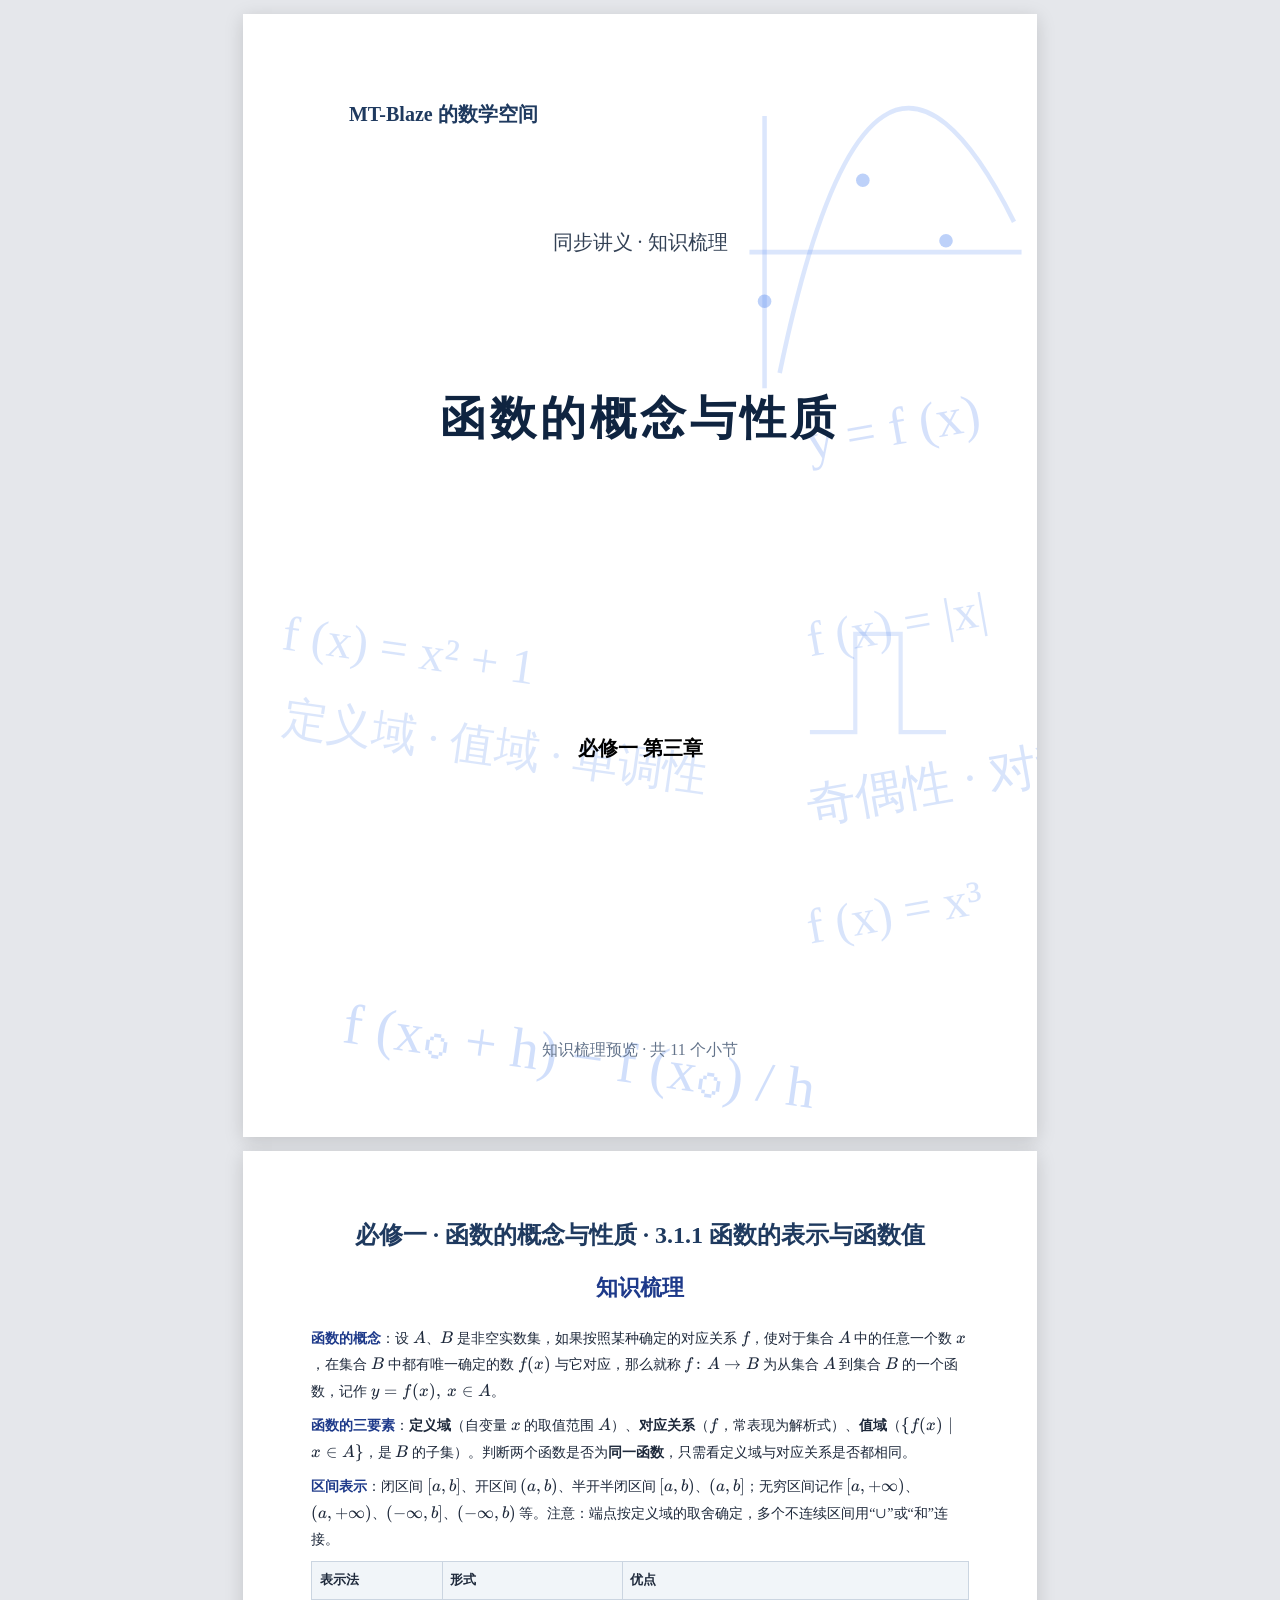
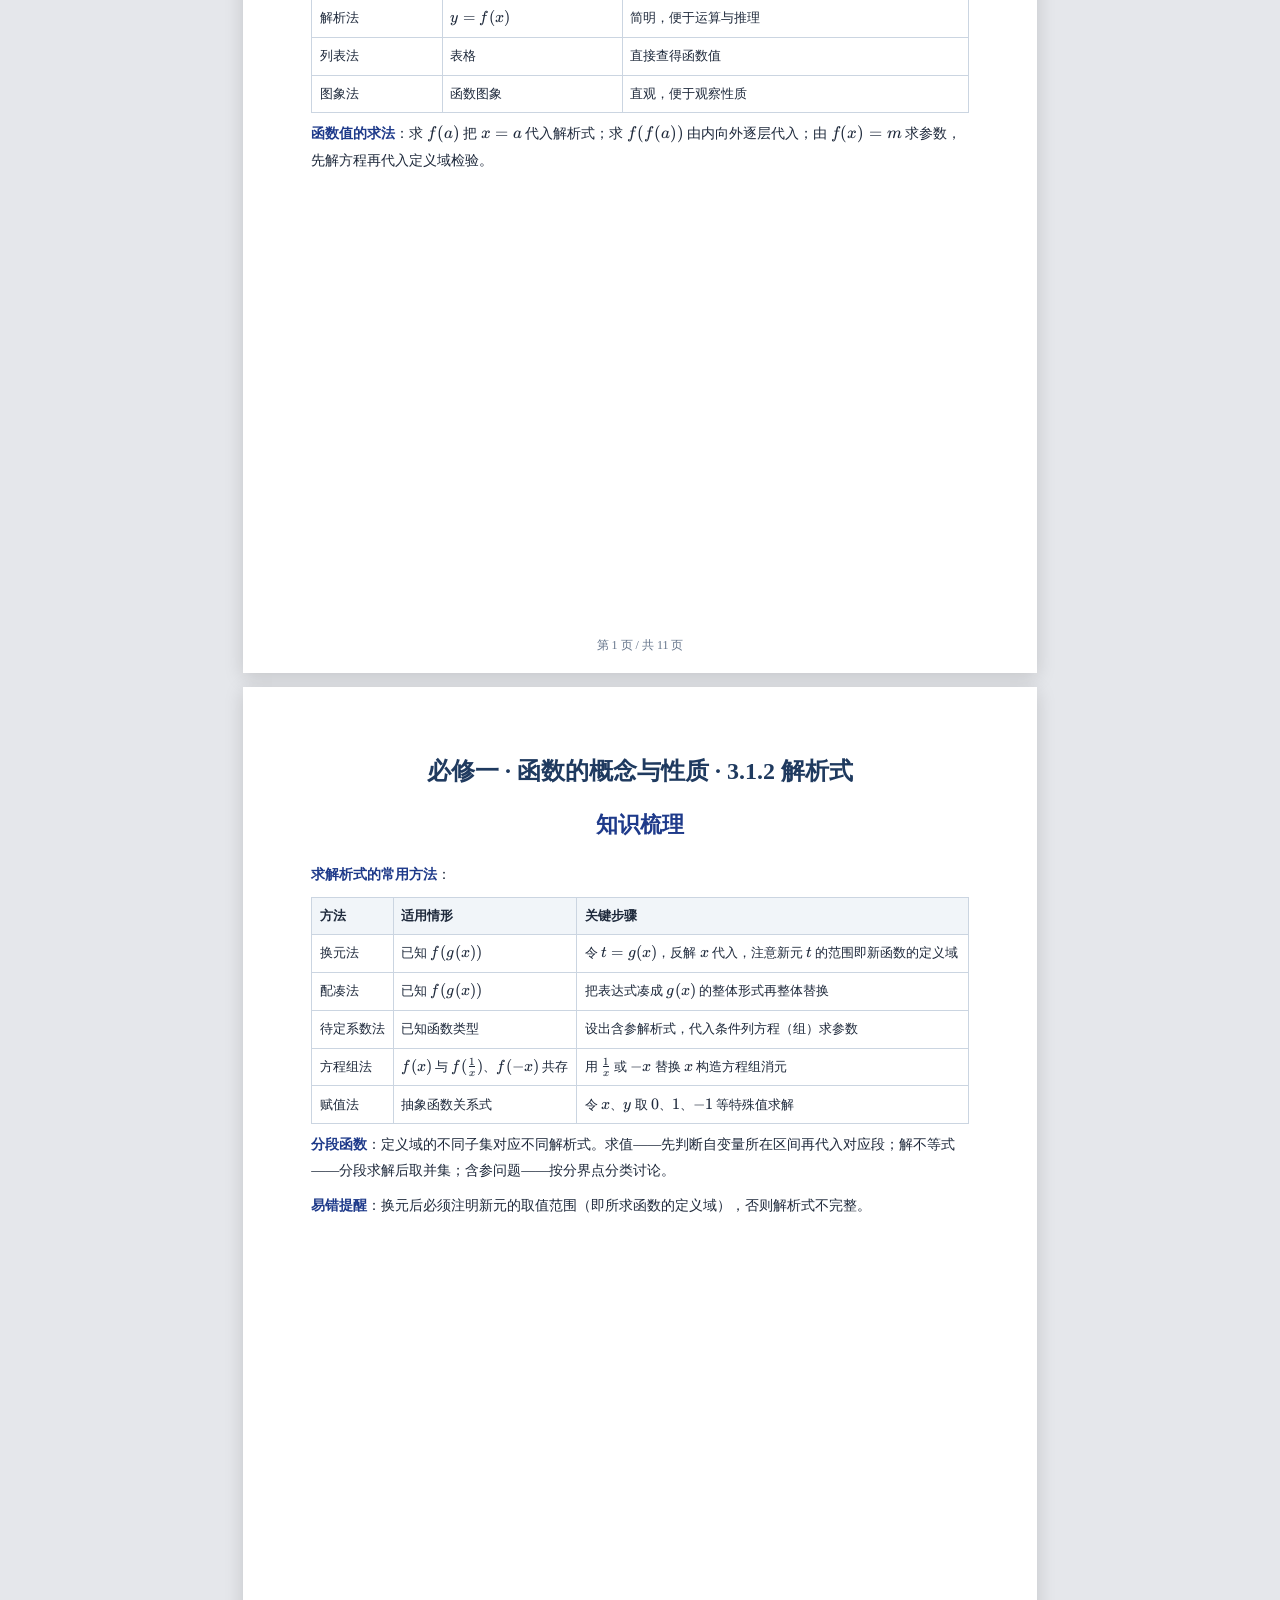
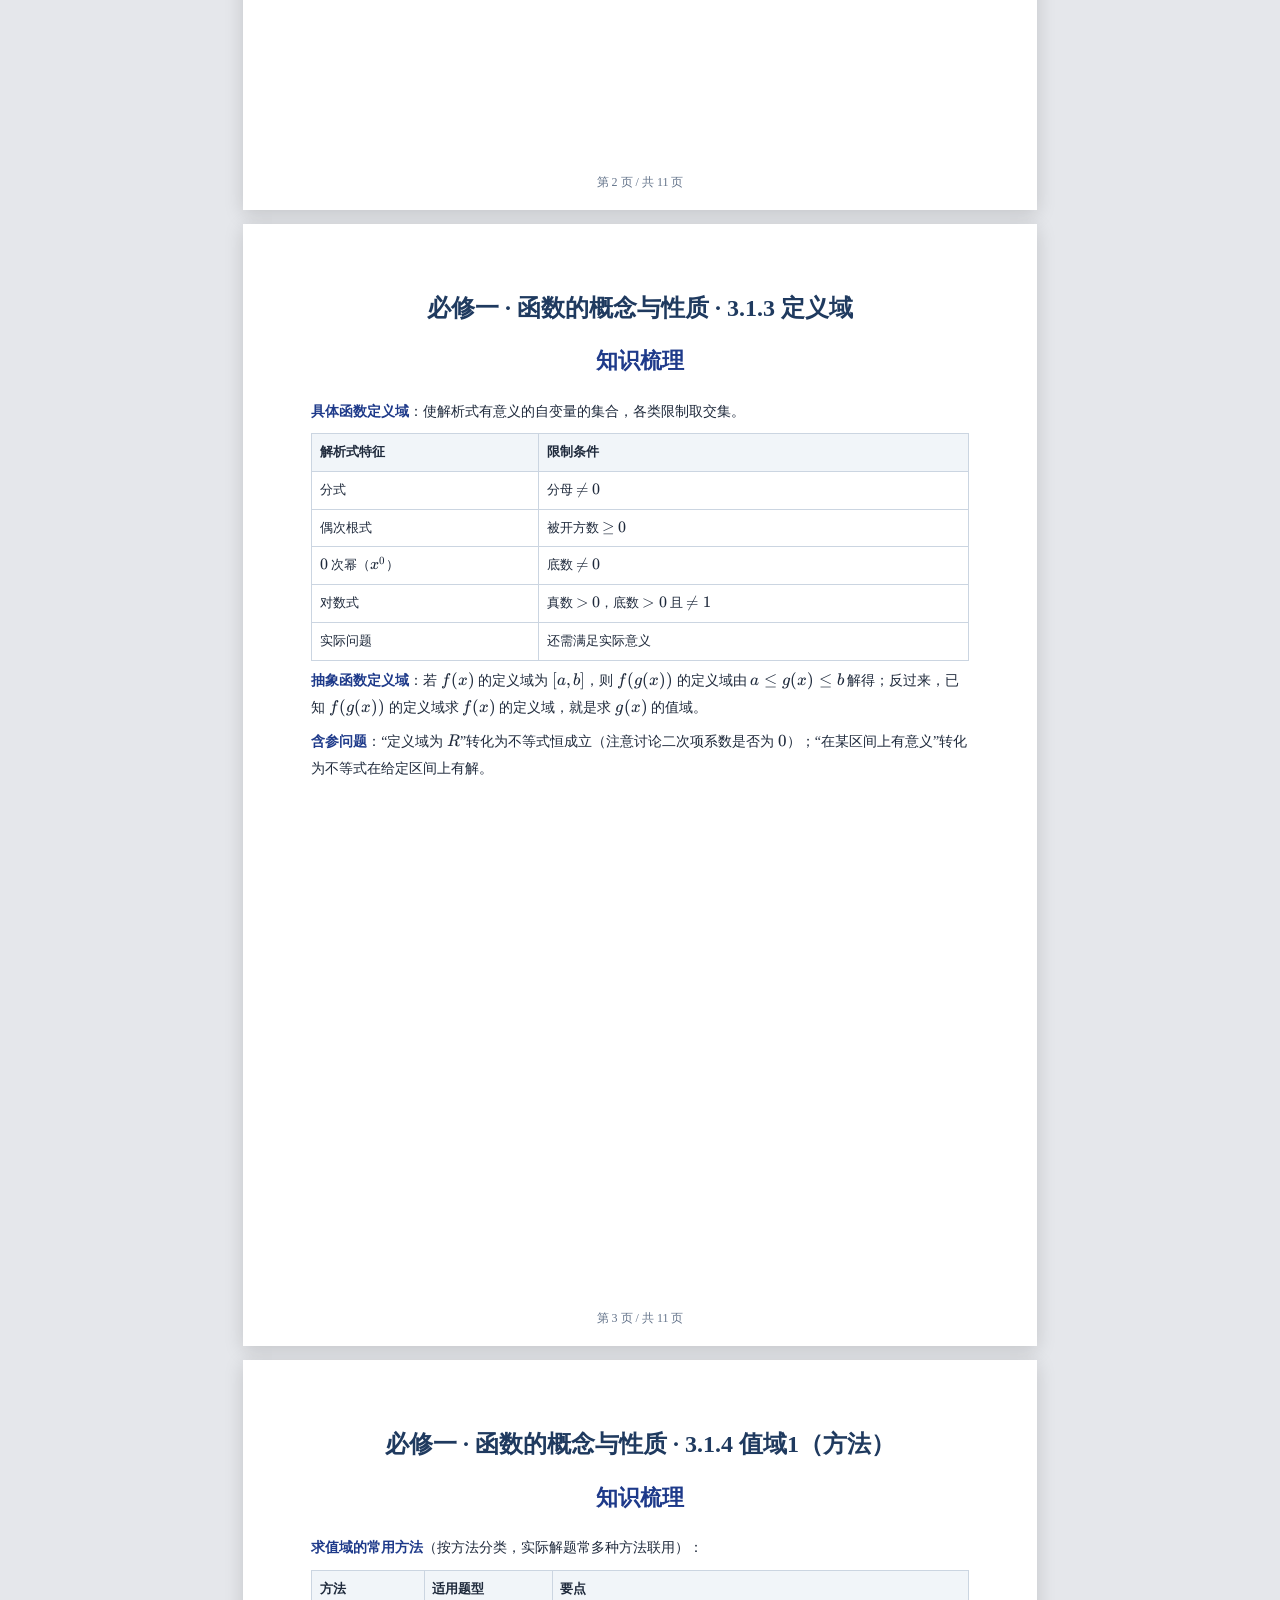
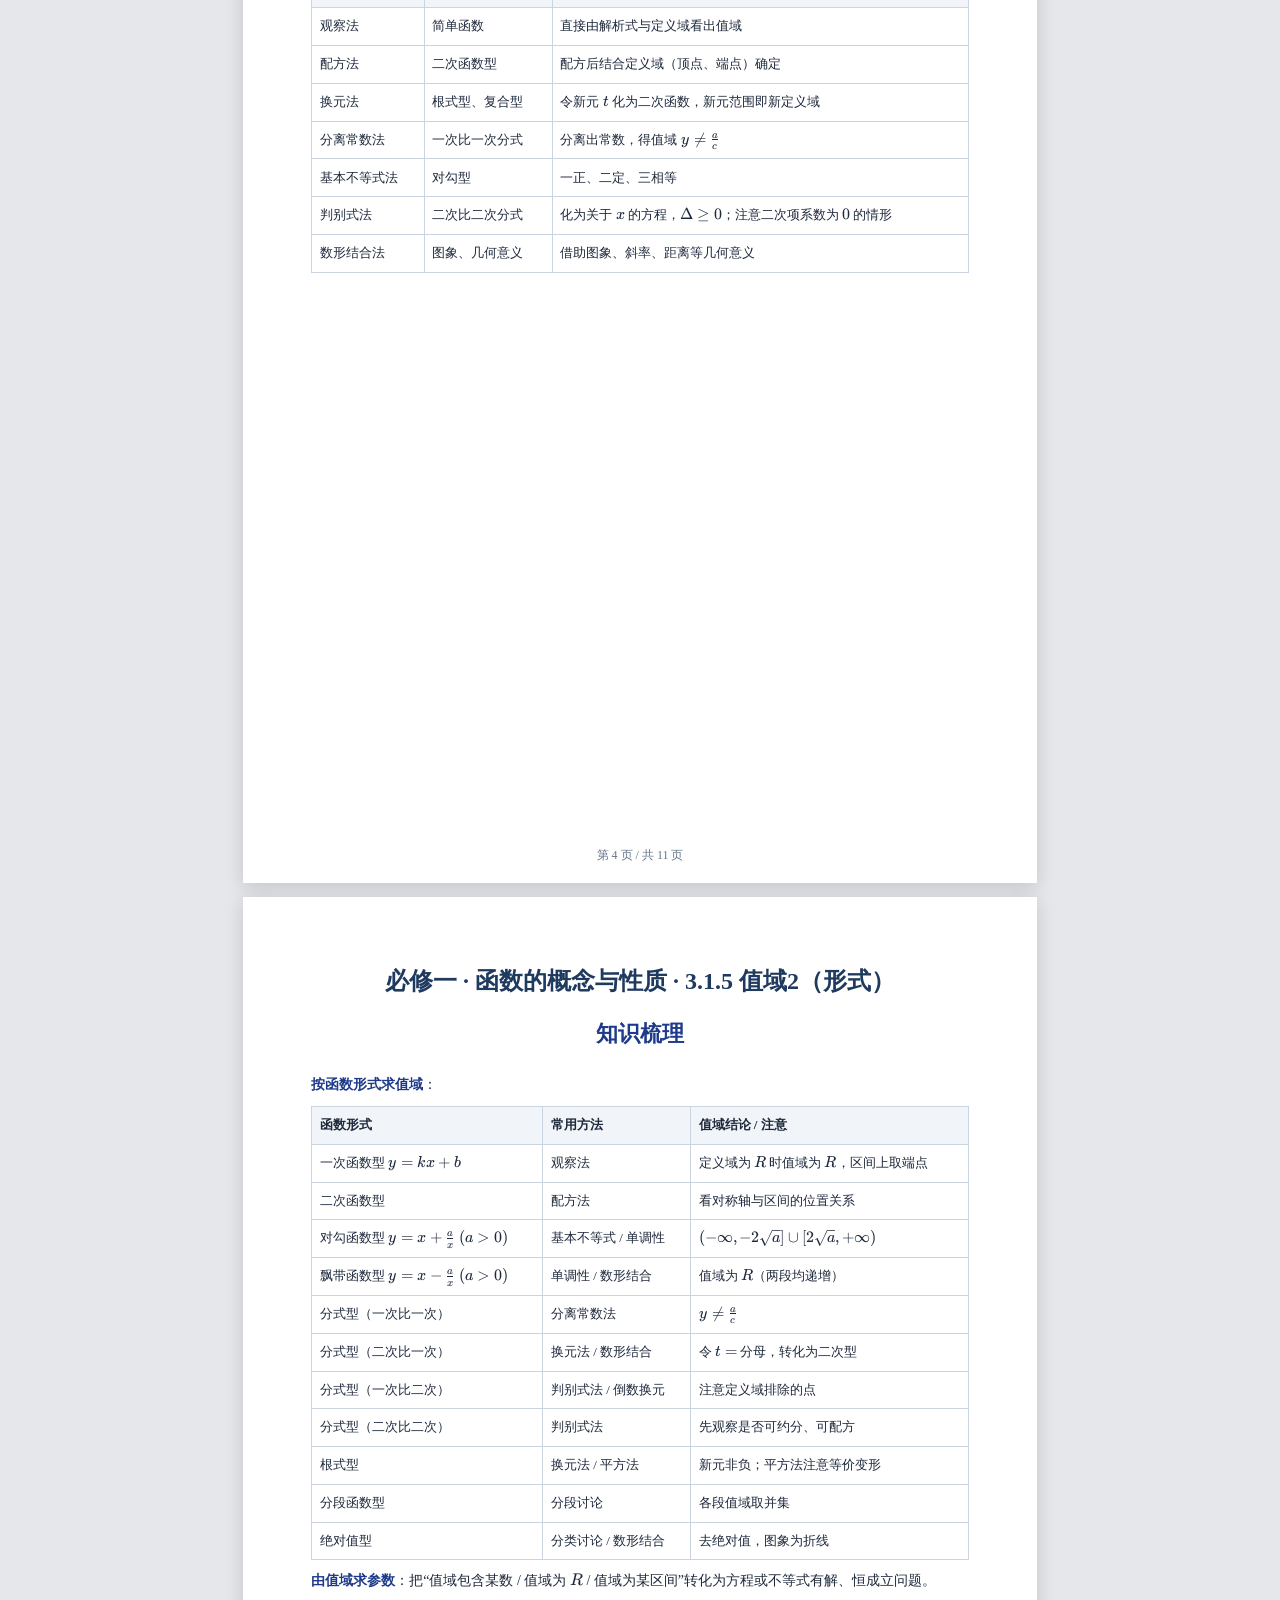
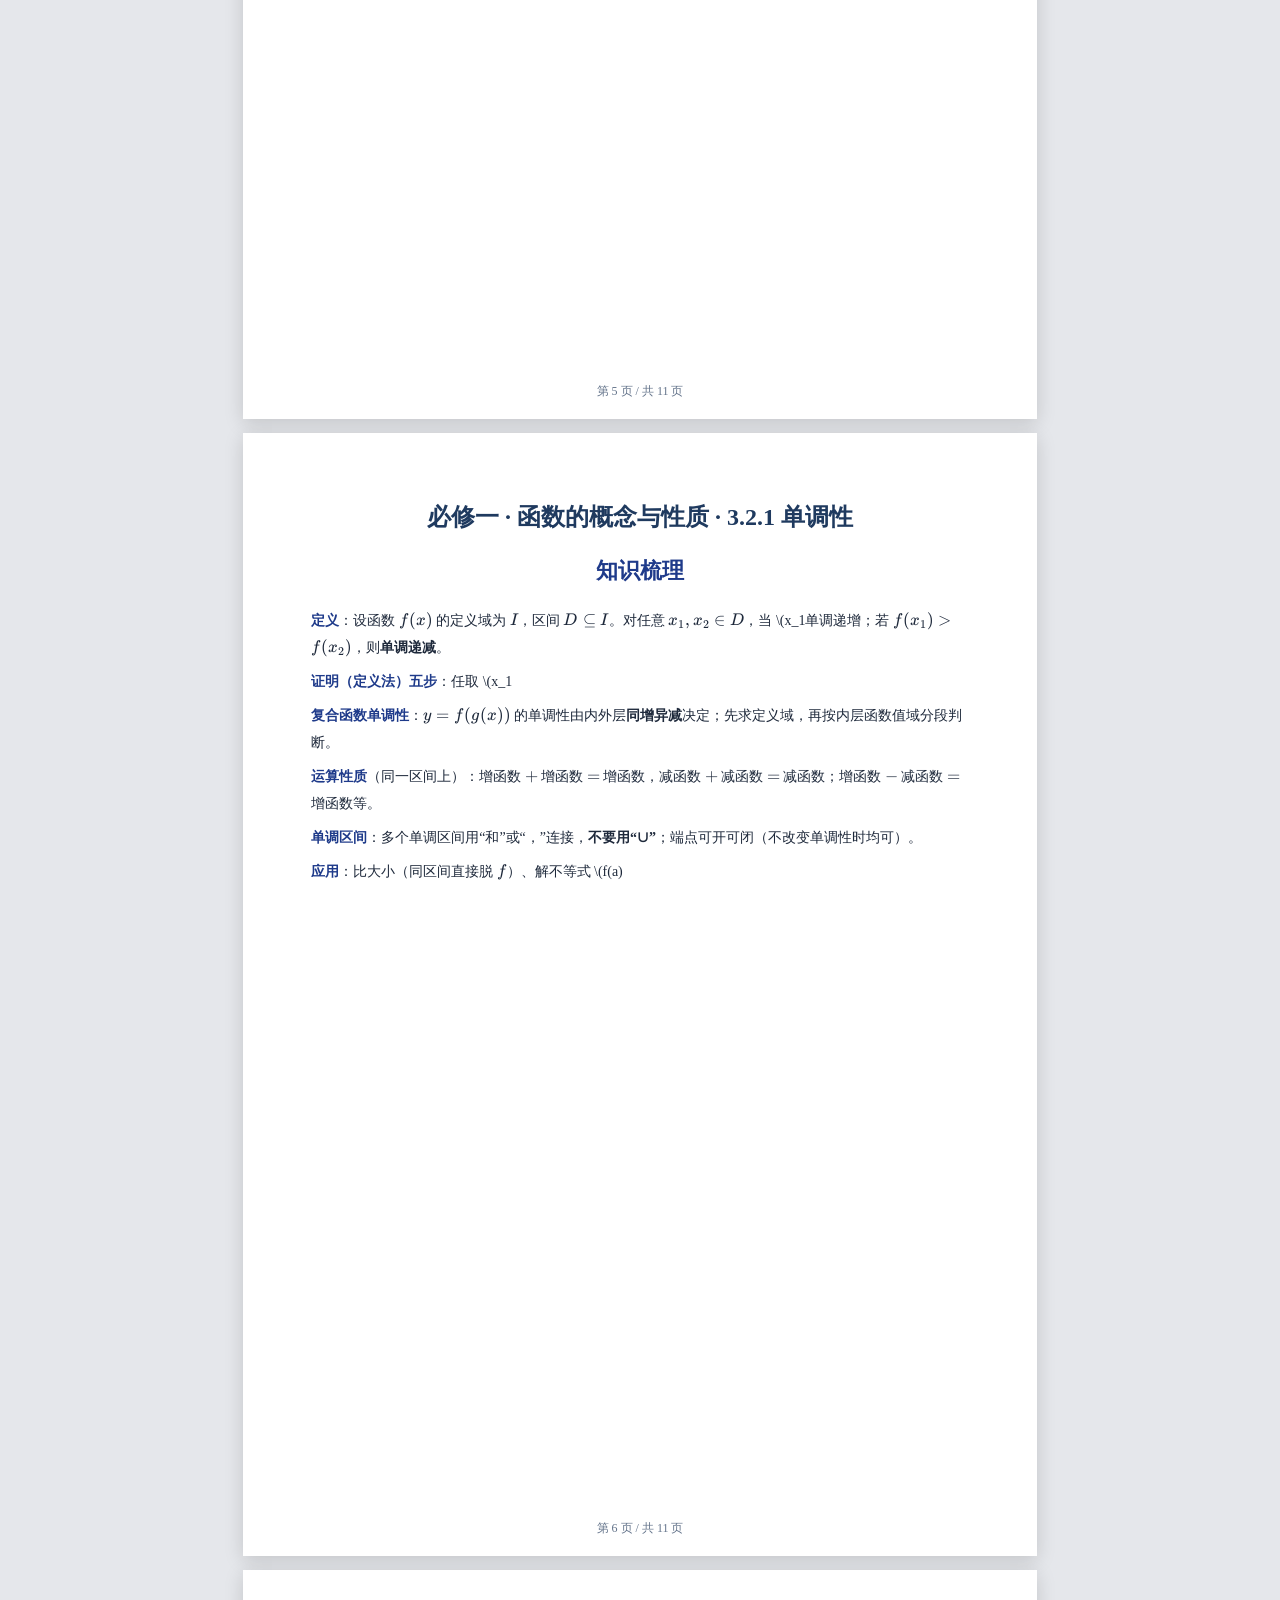
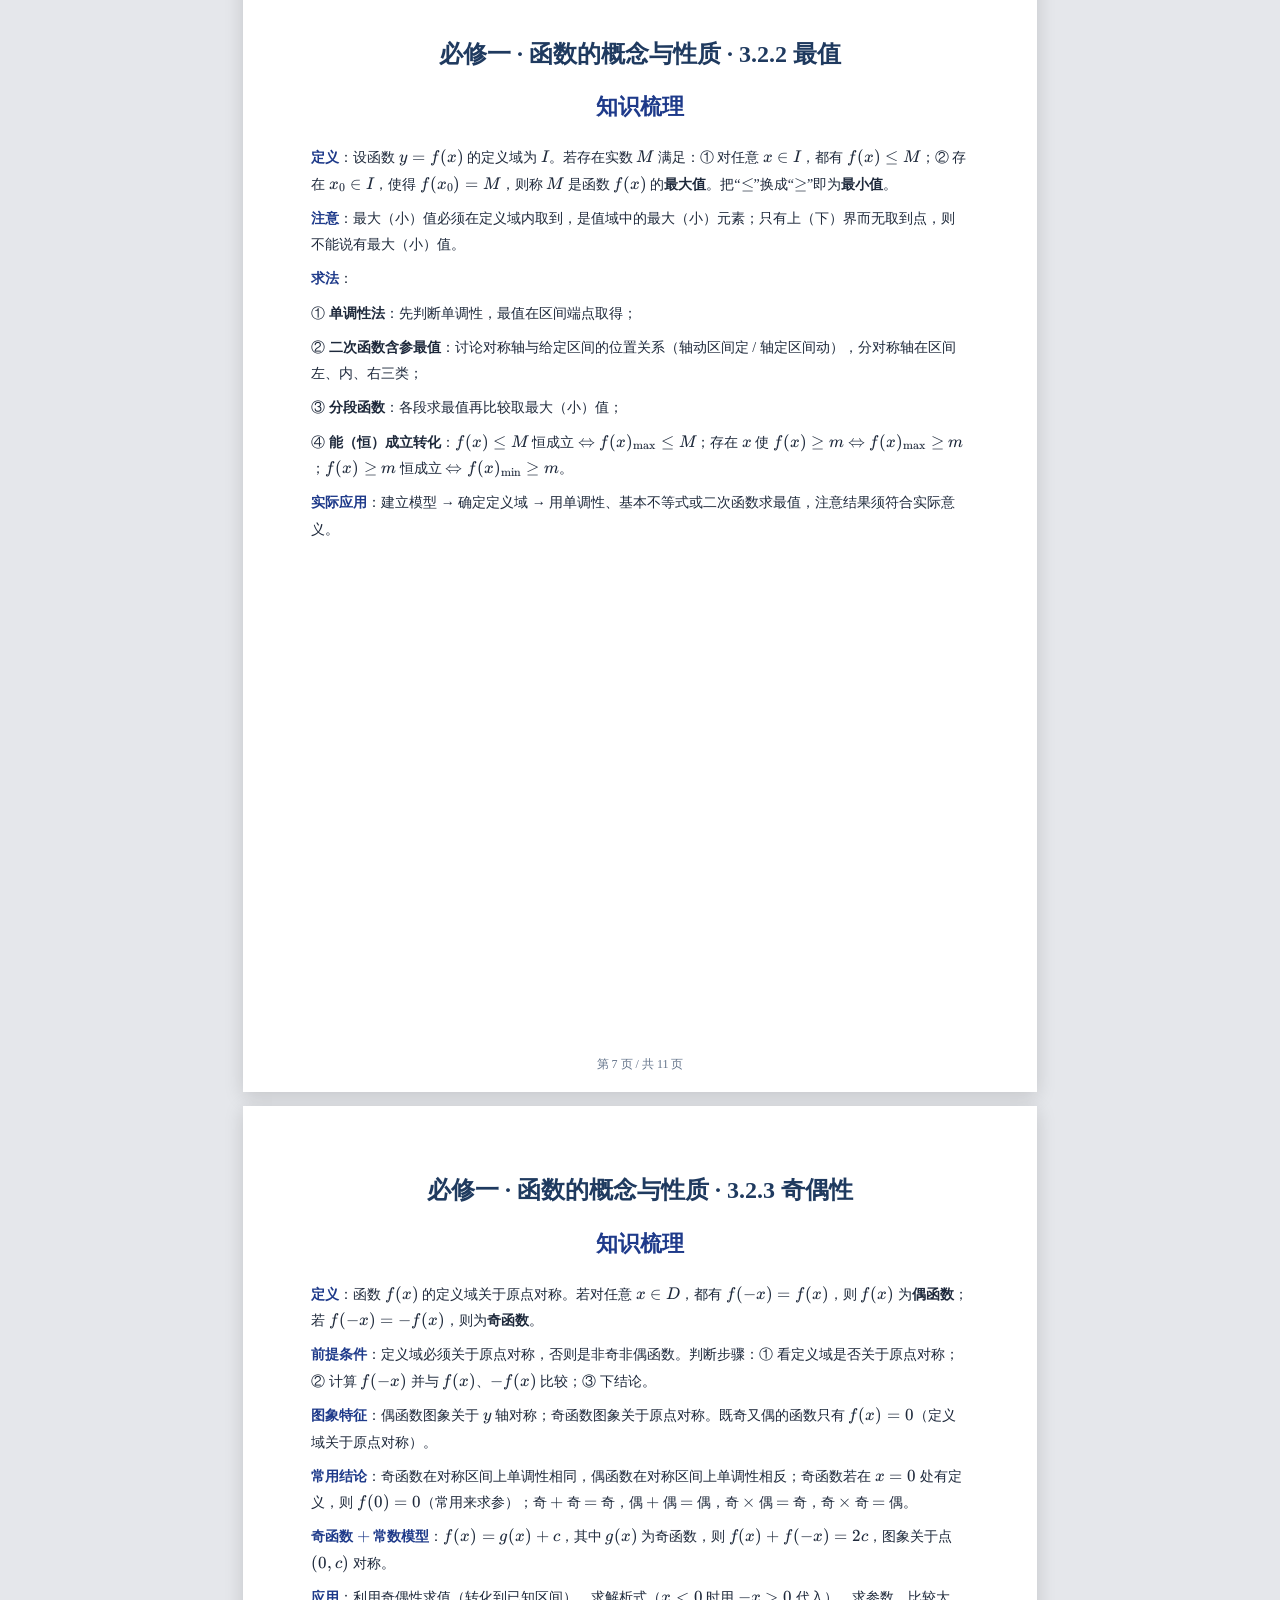
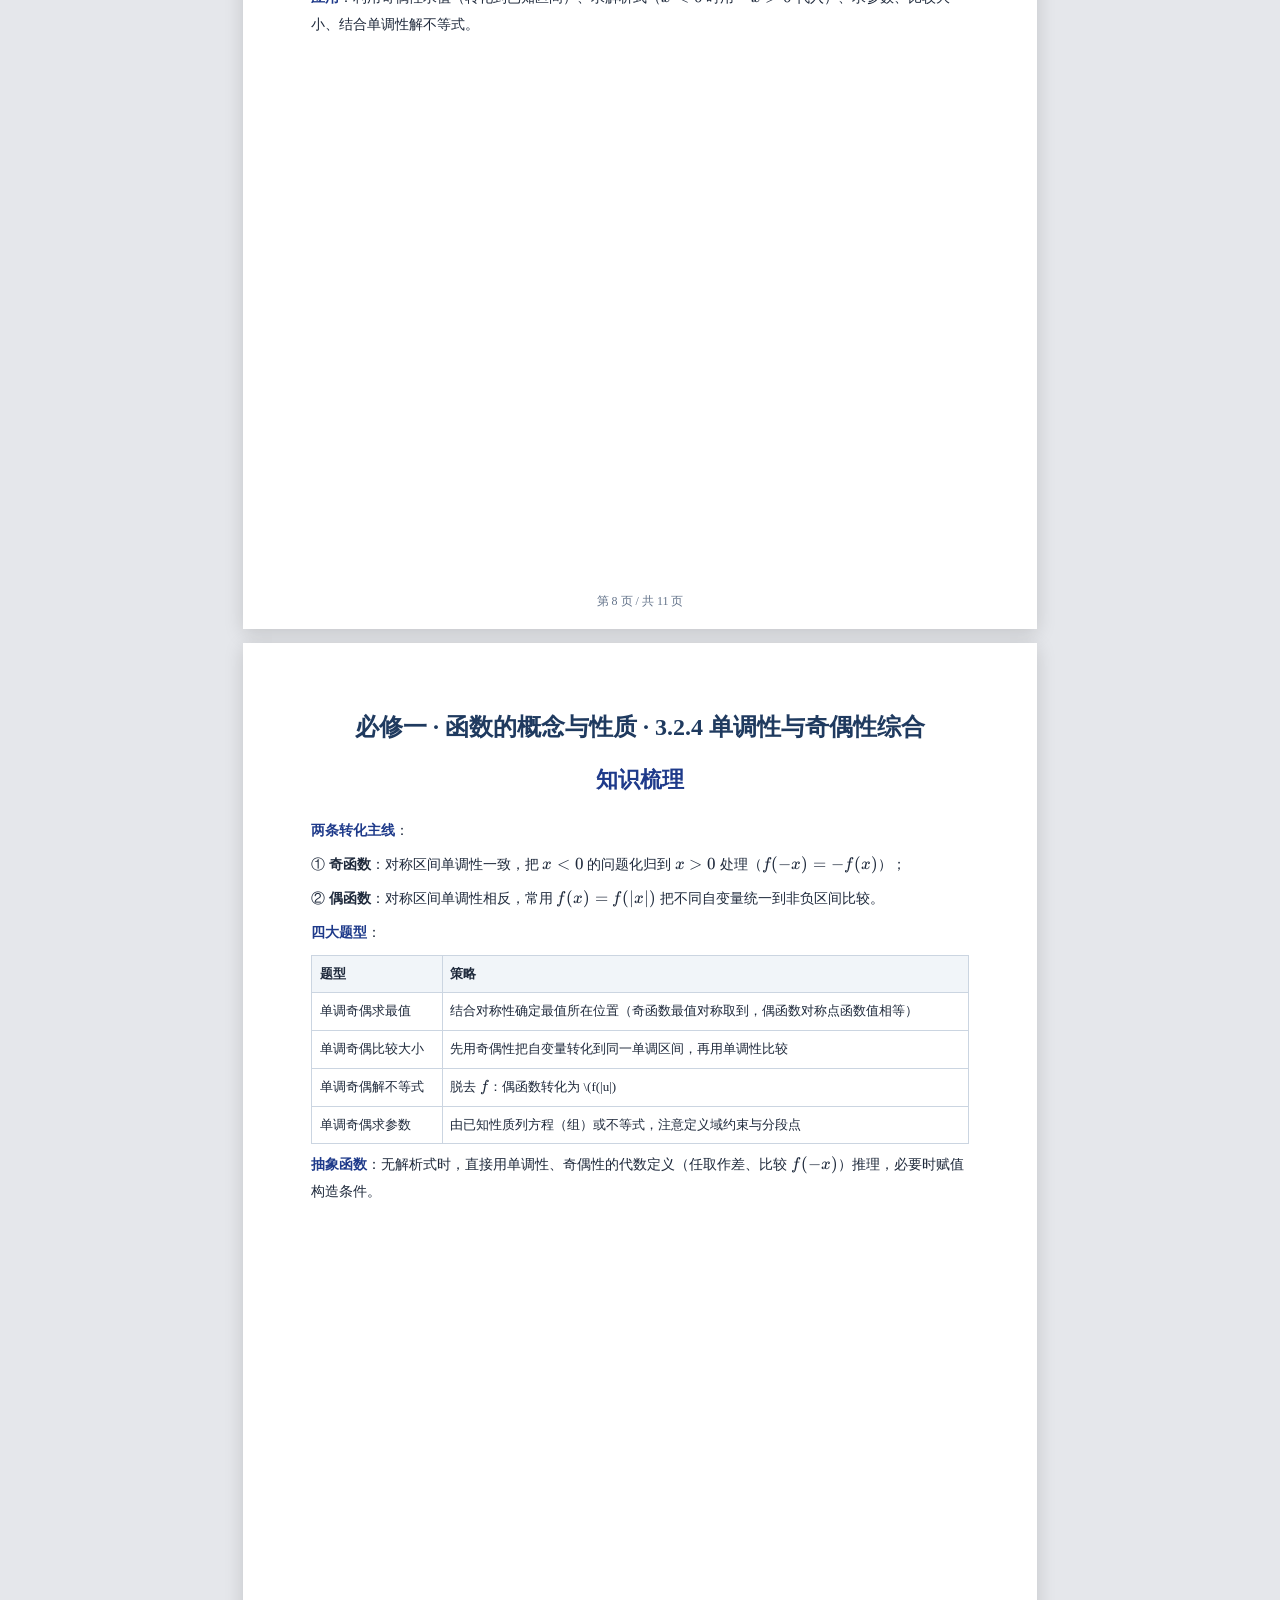
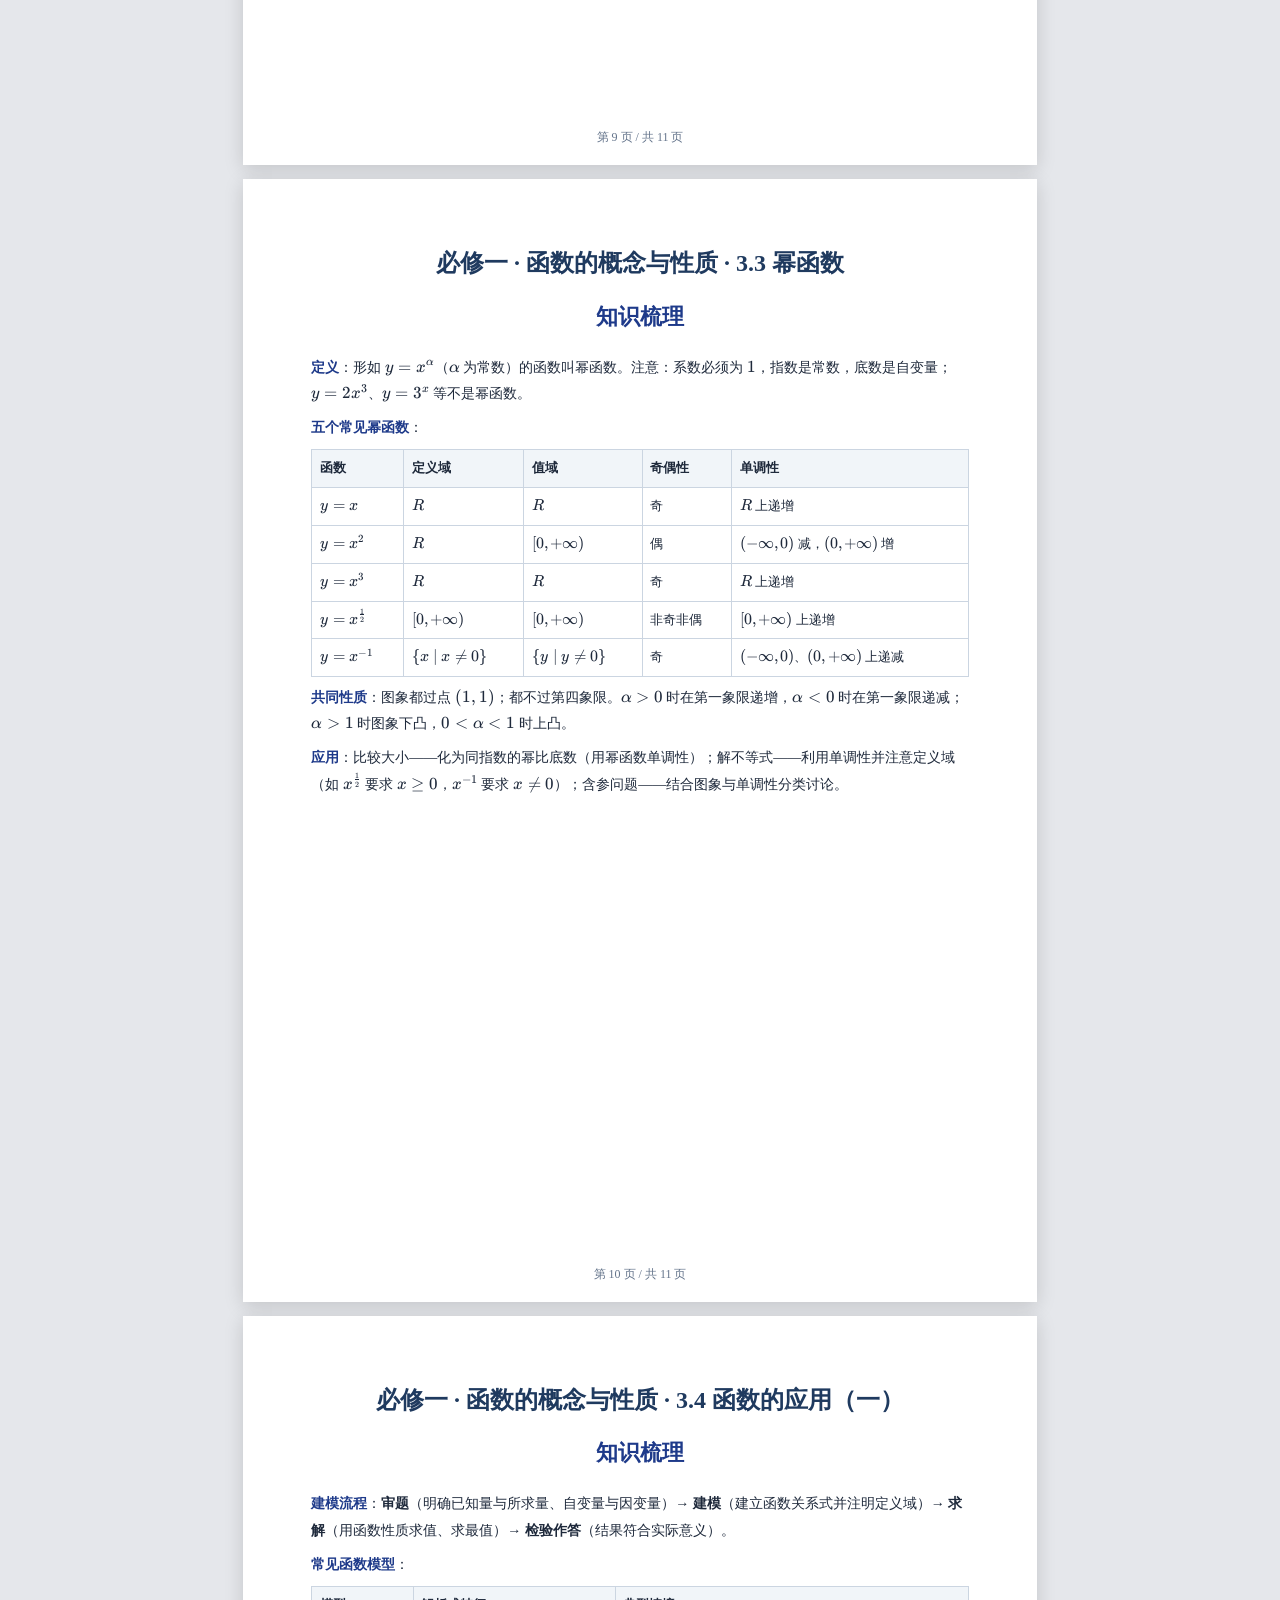
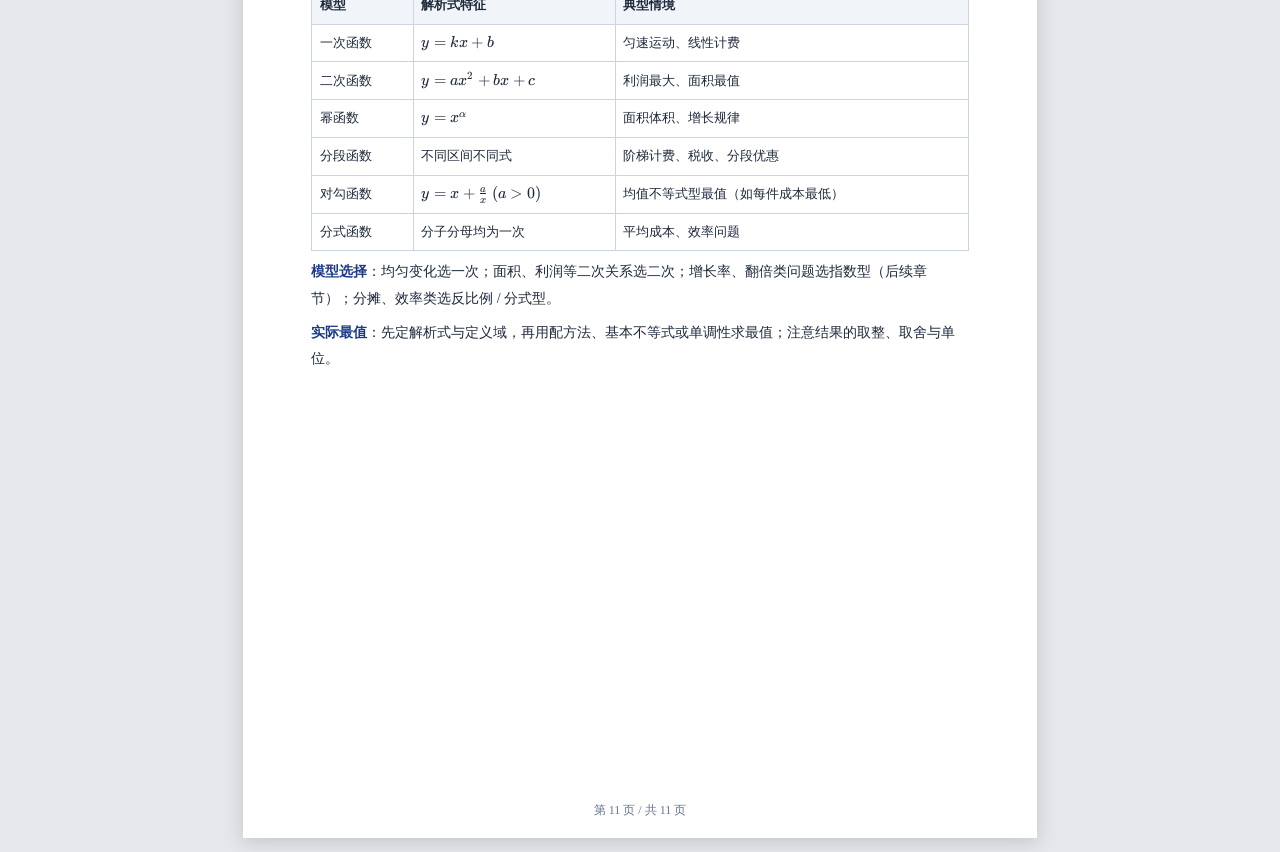
<file: outputs/讲义知识梳理/知识梳理预览_函数的概念与性质.html>
<!DOCTYPE html><html lang="zh-CN"><head><meta charset="UTF-8"><title>知识梳理预览 · 函数的概念与性质</title><link rel="stylesheet" href="../../static/lib/katex/katex.min.css"><style>
@page{size:A4;margin:0}
*{box-sizing:border-box}
body{margin:0;background:#e5e7eb;font-family:"CangErJinKai","仓耳今楷","KaiTi","SimSun",serif;color:#1e293b}
.sheet{width:210mm;min-height:297mm;margin:14px auto;padding:18mm 18mm 16mm;background:#fff;box-shadow:0 4px 18px rgba(0,0,0,.15);position:relative;page-break-after:always;overflow:hidden}
@media print{.sheet{margin:0;box-shadow:none;page-break-after:always}}
.cover{display:flex;flex-direction:column;align-items:center;justify-content:space-between;padding:22mm 24mm}
.cover svg{position:absolute;inset:0;width:100%;height:100%;pointer-events:none}
.cover-brand{position:absolute;top:23mm;left:28mm;font-size:20px;font-weight:700;color:#1f3a5f;z-index:2}
.cover-subtitle{position:absolute;top:57mm;left:0;right:0;text-align:center;font-size:20px;color:#334155;z-index:2}
.main-title{position:absolute;top:99mm;left:0;right:0;text-align:center;font-size:46px;font-weight:700;color:#0f2440;letter-spacing:4px;z-index:2}
.cover-author{position:absolute;bottom:99mm;left:0;right:0;text-align:center;font-size:20px;font-weight:700;color:#000;z-index:2}
.cover-ver{position:absolute;bottom:20mm;left:0;right:0;text-align:center;font-size:16px;color:#64748b;z-index:2}
.chapter-info{font-size:24px;font-weight:700;color:#1f3a5f;text-align:center;margin-bottom:6mm}
.section-title{font-size:22px;font-weight:700;color:#1e3a8a;text-align:center;margin:4mm 0 6mm;position:relative}
.knowledge{font-size:14px;line-height:1.9}
.knowledge .key{font-weight:700;color:#1e3a8a}
.knowledge p{margin:2mm 0}
.knowledge table.def{width:100%;border-collapse:collapse;margin:2mm 0;font-size:13px}
.knowledge table.def th,.knowledge table.def td{border:1px solid #cbd5e1;padding:1.6mm 2mm;text-align:left;vertical-align:top}
.knowledge table.def th{background:#f1f5f9;font-weight:700}
.page-foot{position:absolute;bottom:5mm;left:0;right:0;text-align:center;font-size:12px;color:#64748b}
</style></head><body><div class="sheet cover"><svg viewBox="0 0 210 297" xmlns="http://www.w3.org/2000/svg">
  <g transform="translate(0,-13)" stroke="rgba(91,141,239,.22)" stroke-width="1.2" fill="none"><path d="M138 40 V 112"/><path d="M134 76 H 206"/><path d="M142 108 Q 166 -8 204 68"/></g>
  <g fill="rgba(91,141,239,.4)"><circle cx="138" cy="76" r="1.8"/><circle cx="164" cy="44" r="1.8"/><circle cx="186" cy="60" r="1.8"/></g>
  <text x="150" y="118" transform="rotate(-10 150 118)" font-size="14" fill="rgba(91,141,239,.26)" font-family='"CangErJinKai","仓耳今楷","KaiTi",serif'>y = f (x)</text>
  <text x="10" y="168" transform="rotate(8 10 168)" font-size="13" fill="rgba(91,141,239,.24)" font-family='"CangErJinKai","仓耳今楷","KaiTi",serif'>f (x) = x² + 1</text>
  <text x="10" y="190" transform="rotate(8 10 190)" font-size="12" fill="rgba(91,141,239,.22)" font-family='"CangErJinKai","仓耳今楷","KaiTi",serif'>定义域 · 值域 · 单调性</text>
  <text x="26" y="272" transform="rotate(8 26 272)" font-size="15" fill="rgba(91,141,239,.28)" font-family='"CangErJinKai","仓耳今楷","KaiTi",serif'>f (x₀ + h) − f (x₀) / h</text>
<g stroke="rgba(91,141,239,.2)" stroke-width="1.1" fill="none"><path d="M150 190 L 162 190 L 162 164 L 174 164 L 174 190 L 186 190"/></g><text x="150" y="170" transform="rotate(-10 150 170)" font-size="13" fill="rgba(91,141,239,.24)" font-family=""CangErJinKai","仓耳今楷","KaiTi",serif">f (x) = |x|</text><text x="150" y="214" transform="rotate(-10 150 214)" font-size="13" fill="rgba(91,141,239,.24)" font-family=""CangErJinKai","仓耳今楷","KaiTi",serif">奇偶性 · 对称性</text><text x="150" y="246" transform="rotate(-10 150 246)" font-size="13" fill="rgba(91,141,239,.24)" font-family=""CangErJinKai","仓耳今楷","KaiTi",serif">f (x) = x³</text></svg><div class="cover-brand">MT-Blaze 的数学空间</div><div class="cover-subtitle">同步讲义 · 知识梳理</div><div class="main-title">函数的概念与性质</div><div class="cover-author">必修一 第三章</div><div class="cover-ver">知识梳理预览 · 共 11 个小节</div></div><div class="sheet"><div class="chapter-info">必修一 · 函数的概念与性质 · 3.1.1 函数的表示与函数值</div><div class="section-title">知识梳理</div><div class="knowledge"><p><span class="key">函数的概念</span>：设 \(A\)、\(B\) 是非空实数集，如果按照某种确定的对应关系 \(f\)，使对于集合 \(A\) 中的任意一个数 \(x\)，在集合 \(B\) 中都有唯一确定的数 \(f(x)\) 与它对应，那么就称 \(f\colon A\to B\) 为从集合 \(A\) 到集合 \(B\) 的一个函数，记作 \(y=f(x),\ x\in A\)。</p><p><span class="key">函数的三要素</span>：<b>定义域</b>（自变量 \(x\) 的取值范围 \(A\)）、<b>对应关系</b>（\(f\)，常表现为解析式）、<b>值域</b>（\(\{f(x)\mid x\in A\}\)，是 \(B\) 的子集）。判断两个函数是否为<b>同一函数</b>，只需看定义域与对应关系是否都相同。</p><p><span class="key">区间表示</span>：闭区间 \([a,b]\)、开区间 \((a,b)\)、半开半闭区间 \([a,b)\)、\((a,b]\)；无穷区间记作 \([a,+\infty)\)、\((a,+\infty)\)、\((-\infty,b]\)、\((-\infty,b)\) 等。注意：端点按定义域的取舍确定，多个不连续区间用“∪”或“和”连接。</p><table class="def"><tr><th>表示法</th><th>形式</th><th>优点</th></tr><tr><td>解析法</td><td>\(y=f(x)\)</td><td>简明，便于运算与推理</td></tr><tr><td>列表法</td><td>表格</td><td>直接查得函数值</td></tr><tr><td>图象法</td><td>函数图象</td><td>直观，便于观察性质</td></tr></table><p><span class="key">函数值的求法</span>：求 \(f(a)\) 把 \(x=a\) 代入解析式；求 \(f(f(a))\) 由内向外逐层代入；由 \(f(x)=m\) 求参数，先解方程再代入定义域检验。</p></div><div class="page-foot">第 1 页 / 共 11 页</div></div><div class="sheet"><div class="chapter-info">必修一 · 函数的概念与性质 · 3.1.2 解析式</div><div class="section-title">知识梳理</div><div class="knowledge"><p><span class="key">求解析式的常用方法</span>：</p><table class="def"><tr><th>方法</th><th>适用情形</th><th>关键步骤</th></tr><tr><td>换元法</td><td>已知 \(f(g(x))\)</td><td>令 \(t=g(x)\)，反解 \(x\) 代入，注意新元 \(t\) 的范围即新函数的定义域</td></tr><tr><td>配凑法</td><td>已知 \(f(g(x))\)</td><td>把表达式凑成 \(g(x)\) 的整体形式再整体替换</td></tr><tr><td>待定系数法</td><td>已知函数类型</td><td>设出含参解析式，代入条件列方程（组）求参数</td></tr><tr><td>方程组法</td><td>\(f(x)\) 与 \(f(\frac{1}{x})\)、\(f(-x)\) 共存</td><td>用 \(\frac{1}{x}\) 或 \(-x\) 替换 \(x\) 构造方程组消元</td></tr><tr><td>赋值法</td><td>抽象函数关系式</td><td>令 \(x\)、\(y\) 取 \(0\)、\(1\)、\(-1\) 等特殊值求解</td></tr></table><p><span class="key">分段函数</span>：定义域的不同子集对应不同解析式。求值——先判断自变量所在区间再代入对应段；解不等式——分段求解后取并集；含参问题——按分界点分类讨论。</p><p><span class="key">易错提醒</span>：换元后必须注明新元的取值范围（即所求函数的定义域），否则解析式不完整。</p></div><div class="page-foot">第 2 页 / 共 11 页</div></div><div class="sheet"><div class="chapter-info">必修一 · 函数的概念与性质 · 3.1.3 定义域</div><div class="section-title">知识梳理</div><div class="knowledge"><p><span class="key">具体函数定义域</span>：使解析式有意义的自变量的集合，各类限制取交集。</p><table class="def"><tr><th>解析式特征</th><th>限制条件</th></tr><tr><td>分式</td><td>分母 \(\ne 0\)</td></tr><tr><td>偶次根式</td><td>被开方数 \(\ge 0\)</td></tr><tr><td>\(0\) 次幂（\(x^0\)）</td><td>底数 \(\ne 0\)</td></tr><tr><td>对数式</td><td>真数 \(>0\)，底数 \(>0\) 且 \(\ne 1\)</td></tr><tr><td>实际问题</td><td>还需满足实际意义</td></tr></table><p><span class="key">抽象函数定义域</span>：若 \(f(x)\) 的定义域为 \([a,b]\)，则 \(f(g(x))\) 的定义域由 \(a\le g(x)\le b\) 解得；反过来，已知 \(f(g(x))\) 的定义域求 \(f(x)\) 的定义域，就是求 \(g(x)\) 的值域。</p><p><span class="key">含参问题</span>：“定义域为 \(R\)”转化为不等式恒成立（注意讨论二次项系数是否为 \(0\)）；“在某区间上有意义”转化为不等式在给定区间上有解。</p></div><div class="page-foot">第 3 页 / 共 11 页</div></div><div class="sheet"><div class="chapter-info">必修一 · 函数的概念与性质 · 3.1.4 值域1（方法）</div><div class="section-title">知识梳理</div><div class="knowledge"><p><span class="key">求值域的常用方法</span>（按方法分类，实际解题常多种方法联用）：</p><table class="def"><tr><th>方法</th><th>适用题型</th><th>要点</th></tr><tr><td>观察法</td><td>简单函数</td><td>直接由解析式与定义域看出值域</td></tr><tr><td>配方法</td><td>二次函数型</td><td>配方后结合定义域（顶点、端点）确定</td></tr><tr><td>换元法</td><td>根式型、复合型</td><td>令新元 \(t\) 化为二次函数，新元范围即新定义域</td></tr><tr><td>分离常数法</td><td>一次比一次分式</td><td>分离出常数，得值域 \(y\ne \frac{a}{c}\)</td></tr><tr><td>基本不等式法</td><td>对勾型</td><td>一正、二定、三相等</td></tr><tr><td>判别式法</td><td>二次比二次分式</td><td>化为关于 \(x\) 的方程，\(\Delta\ge 0\)；注意二次项系数为 \(0\) 的情形</td></tr><tr><td>数形结合法</td><td>图象、几何意义</td><td>借助图象、斜率、距离等几何意义</td></tr></table></div><div class="page-foot">第 4 页 / 共 11 页</div></div><div class="sheet"><div class="chapter-info">必修一 · 函数的概念与性质 · 3.1.5 值域2（形式）</div><div class="section-title">知识梳理</div><div class="knowledge"><p><span class="key">按函数形式求值域</span>：</p><table class="def"><tr><th>函数形式</th><th>常用方法</th><th>值域结论 / 注意</th></tr><tr><td>一次函数型 \(y=kx+b\)</td><td>观察法</td><td>定义域为 \(R\) 时值域为 \(R\)，区间上取端点</td></tr><tr><td>二次函数型</td><td>配方法</td><td>看对称轴与区间的位置关系</td></tr><tr><td>对勾函数型 \(y=x+\frac{a}{x}\ (a>0)\)</td><td>基本不等式 / 单调性</td><td>\((-\infty,-2\sqrt{a}]\cup[2\sqrt{a},+\infty)\)</td></tr><tr><td>飘带函数型 \(y=x-\frac{a}{x}\ (a>0)\)</td><td>单调性 / 数形结合</td><td>值域为 \(R\)（两段均递增）</td></tr><tr><td>分式型（一次比一次）</td><td>分离常数法</td><td>\(y\ne \frac{a}{c}\)</td></tr><tr><td>分式型（二次比一次）</td><td>换元法 / 数形结合</td><td>令 \(t=\) 分母，转化为二次型</td></tr><tr><td>分式型（一次比二次）</td><td>判别式法 / 倒数换元</td><td>注意定义域排除的点</td></tr><tr><td>分式型（二次比二次）</td><td>判别式法</td><td>先观察是否可约分、可配方</td></tr><tr><td>根式型</td><td>换元法 / 平方法</td><td>新元非负；平方法注意等价变形</td></tr><tr><td>分段函数型</td><td>分段讨论</td><td>各段值域取并集</td></tr><tr><td>绝对值型</td><td>分类讨论 / 数形结合</td><td>去绝对值，图象为折线</td></tr></table><p><span class="key">由值域求参数</span>：把“值域包含某数 / 值域为 \(R\) / 值域为某区间”转化为方程或不等式有解、恒成立问题。</p></div><div class="page-foot">第 5 页 / 共 11 页</div></div><div class="sheet"><div class="chapter-info">必修一 · 函数的概念与性质 · 3.2.1 单调性</div><div class="section-title">知识梳理</div><div class="knowledge"><p><span class="key">定义</span>：设函数 \(f(x)\) 的定义域为 \(I\)，区间 \(D\subseteq I\)。对任意 \(x_1,x_2\in D\)，当 \(x_1<x_2\) 时，若 \(f(x_1)<f(x_2)\)，则 \(f(x)\) 在 \(D\) 上<b>单调递增</b>；若 \(f(x_1)>f(x_2)\)，则<b>单调递减</b>。</p><p><span class="key">证明（定义法）五步</span>：任取 \(x_1<x_2\) → 作差 \(f(x_1)-f(x_2)\) → 变形（因式分解、通分、有理化）→ 定号 → 下结论。作差变形要能判断符号，且 \(x_1\)、\(x_2\) 须在同一单调区间内。</p><p><span class="key">复合函数单调性</span>：\(y=f(g(x))\) 的单调性由内外层<b>同增异减</b>决定；先求定义域，再按内层函数值域分段判断。</p><p><span class="key">运算性质</span>（同一区间上）：增函数 \(+\) 增函数 \(=\) 增函数，减函数 \(+\) 减函数 \(=\) 减函数；增函数 \(-\) 减函数 \(=\) 增函数等。</p><p><span class="key">单调区间</span>：多个单调区间用“和”或“，”连接，<b>不要用“∪”</b>；端点可开可闭（不改变单调性时均可）。</p><p><span class="key">应用</span>：比大小（同区间直接脱 \(f\)）、解不等式 \(f(a)<f(b)\Rightarrow a<b\)（同时受定义域限制）、求最值、含参讨论单调性（二次函数看对称轴，分段函数看分界点）。</p></div><div class="page-foot">第 6 页 / 共 11 页</div></div><div class="sheet"><div class="chapter-info">必修一 · 函数的概念与性质 · 3.2.2 最值</div><div class="section-title">知识梳理</div><div class="knowledge"><p><span class="key">定义</span>：设函数 \(y=f(x)\) 的定义域为 \(I\)。若存在实数 \(M\) 满足：① 对任意 \(x\in I\)，都有 \(f(x)\le M\)；② 存在 \(x_0\in I\)，使得 \(f(x_0)=M\)，则称 \(M\) 是函数 \(f(x)\) 的<b>最大值</b>。把“\(\le\)”换成“\(\ge\)”即为<b>最小值</b>。</p><p><span class="key">注意</span>：最大（小）值必须在定义域内取到，是值域中的最大（小）元素；只有上（下）界而无取到点，则不能说有最大（小）值。</p><p><span class="key">求法</span>：</p><p>① <b>单调性法</b>：先判断单调性，最值在区间端点取得；</p><p>② <b>二次函数含参最值</b>：讨论对称轴与给定区间的位置关系（轴动区间定 / 轴定区间动），分对称轴在区间左、内、右三类；</p><p>③ <b>分段函数</b>：各段求最值再比较取最大（小）值；</p><p>④ <b>能（恒）成立转化</b>：\(f(x)\le M\) 恒成立 \(\Leftrightarrow f(x)_{\max}\le M\)；存在 \(x\) 使 \(f(x)\ge m\) \(\Leftrightarrow f(x)_{\max}\ge m\)；\(f(x)\ge m\) 恒成立 \(\Leftrightarrow f(x)_{\min}\ge m\)。</p><p><span class="key">实际应用</span>：建立模型 → 确定定义域 → 用单调性、基本不等式或二次函数求最值，注意结果须符合实际意义。</p></div><div class="page-foot">第 7 页 / 共 11 页</div></div><div class="sheet"><div class="chapter-info">必修一 · 函数的概念与性质 · 3.2.3 奇偶性</div><div class="section-title">知识梳理</div><div class="knowledge"><p><span class="key">定义</span>：函数 \(f(x)\) 的定义域关于原点对称。若对任意 \(x\in D\)，都有 \(f(-x)=f(x)\)，则 \(f(x)\) 为<b>偶函数</b>；若 \(f(-x)=-f(x)\)，则为<b>奇函数</b>。</p><p><span class="key">前提条件</span>：定义域必须关于原点对称，否则是非奇非偶函数。判断步骤：① 看定义域是否关于原点对称；② 计算 \(f(-x)\) 并与 \(f(x)\)、\(-f(x)\) 比较；③ 下结论。</p><p><span class="key">图象特征</span>：偶函数图象关于 \(y\) 轴对称；奇函数图象关于原点对称。既奇又偶的函数只有 \(f(x)=0\)（定义域关于原点对称）。</p><p><span class="key">常用结论</span>：奇函数在对称区间上单调性相同，偶函数在对称区间上单调性相反；奇函数若在 \(x=0\) 处有定义，则 \(f(0)=0\)（常用来求参）；奇 \(+\) 奇 \(=\) 奇，偶 \(+\) 偶 \(=\) 偶，奇 \(\times\) 偶 \(=\) 奇，奇 \(\times\) 奇 \(=\) 偶。</p><p><span class="key">奇函数 \(+\) 常数模型</span>：\(f(x)=g(x)+c\)，其中 \(g(x)\) 为奇函数，则 \(f(x)+f(-x)=2c\)，图象关于点 \((0,c)\) 对称。</p><p><span class="key">应用</span>：利用奇偶性求值（转化到已知区间）、求解析式（\(x<0\) 时用 \(-x>0\) 代入）、求参数、比较大小、结合单调性解不等式。</p></div><div class="page-foot">第 8 页 / 共 11 页</div></div><div class="sheet"><div class="chapter-info">必修一 · 函数的概念与性质 · 3.2.4 单调性与奇偶性综合</div><div class="section-title">知识梳理</div><div class="knowledge"><p><span class="key">两条转化主线</span>：</p><p>① <b>奇函数</b>：对称区间单调性一致，把 \(x<0\) 的问题化归到 \(x>0\) 处理（\(f(-x)=-f(x)\)）；</p><p>② <b>偶函数</b>：对称区间单调性相反，常用 \(f(x)=f(|x|)\) 把不同自变量统一到非负区间比较。</p><p><span class="key">四大题型</span>：</p><table class="def"><tr><th>题型</th><th>策略</th></tr><tr><td>单调奇偶求最值</td><td>结合对称性确定最值所在位置（奇函数最值对称取到，偶函数对称点函数值相等）</td></tr><tr><td>单调奇偶比较大小</td><td>先用奇偶性把自变量转化到同一单调区间，再用单调性比较</td></tr><tr><td>单调奇偶解不等式</td><td>脱去 \(f\)：偶函数转化为 \(f(|u|)<f(|v|)\)，奇函数注意不等号方向</td></tr><tr><td>单调奇偶求参数</td><td>由已知性质列方程（组）或不等式，注意定义域约束与分段点</td></tr></table><p><span class="key">抽象函数</span>：无解析式时，直接用单调性、奇偶性的代数定义（任取作差、比较 \(f(-x)\)）推理，必要时赋值构造条件。</p></div><div class="page-foot">第 9 页 / 共 11 页</div></div><div class="sheet"><div class="chapter-info">必修一 · 函数的概念与性质 · 3.3 幂函数</div><div class="section-title">知识梳理</div><div class="knowledge"><p><span class="key">定义</span>：形如 \(y=x^{\alpha}\)（\(\alpha\) 为常数）的函数叫幂函数。注意：系数必须为 \(1\)，指数是常数，底数是自变量；\(y=2x^3\)、\(y=3^x\) 等不是幂函数。</p><p><span class="key">五个常见幂函数</span>：</p><table class="def"><tr><th>函数</th><th>定义域</th><th>值域</th><th>奇偶性</th><th>单调性</th></tr><tr><td>\(y=x\)</td><td>\(R\)</td><td>\(R\)</td><td>奇</td><td>\(R\) 上递增</td></tr><tr><td>\(y=x^2\)</td><td>\(R\)</td><td>\([0,+\infty)\)</td><td>偶</td><td>\((-\infty,0)\) 减，\((0,+\infty)\) 增</td></tr><tr><td>\(y=x^3\)</td><td>\(R\)</td><td>\(R\)</td><td>奇</td><td>\(R\) 上递增</td></tr><tr><td>\(y=x^{\frac{1}{2}}\)</td><td>\([0,+\infty)\)</td><td>\([0,+\infty)\)</td><td>非奇非偶</td><td>\([0,+\infty)\) 上递增</td></tr><tr><td>\(y=x^{-1}\)</td><td>\(\{x\mid x\ne 0\}\)</td><td>\(\{y\mid y\ne 0\}\)</td><td>奇</td><td>\((-\infty,0)\)、\((0,+\infty)\) 上递减</td></tr></table><p><span class="key">共同性质</span>：图象都过点 \((1,1)\)；都不过第四象限。\(\alpha>0\) 时在第一象限递增，\(\alpha<0\) 时在第一象限递减；\(\alpha>1\) 时图象下凸，\(0<\alpha<1\) 时上凸。</p><p><span class="key">应用</span>：比较大小——化为同指数的幂比底数（用幂函数单调性）；解不等式——利用单调性并注意定义域（如 \(x^{\frac{1}{2}}\) 要求 \(x\ge 0\)，\(x^{-1}\) 要求 \(x\ne 0\)）；含参问题——结合图象与单调性分类讨论。</p></div><div class="page-foot">第 10 页 / 共 11 页</div></div><div class="sheet"><div class="chapter-info">必修一 · 函数的概念与性质 · 3.4 函数的应用（一）</div><div class="section-title">知识梳理</div><div class="knowledge"><p><span class="key">建模流程</span>：<b>审题</b>（明确已知量与所求量、自变量与因变量）→ <b>建模</b>（建立函数关系式并注明定义域）→ <b>求解</b>（用函数性质求值、求最值）→ <b>检验作答</b>（结果符合实际意义）。</p><p><span class="key">常见函数模型</span>：</p><table class="def"><tr><th>模型</th><th>解析式特征</th><th>典型情境</th></tr><tr><td>一次函数</td><td>\(y=kx+b\)</td><td>匀速运动、线性计费</td></tr><tr><td>二次函数</td><td>\(y=ax^2+bx+c\)</td><td>利润最大、面积最值</td></tr><tr><td>幂函数</td><td>\(y=x^{\alpha}\)</td><td>面积体积、增长规律</td></tr><tr><td>分段函数</td><td>不同区间不同式</td><td>阶梯计费、税收、分段优惠</td></tr><tr><td>对勾函数</td><td>\(y=x+\frac{a}{x}\ (a>0)\)</td><td>均值不等式型最值（如每件成本最低）</td></tr><tr><td>分式函数</td><td>分子分母均为一次</td><td>平均成本、效率问题</td></tr></table><p><span class="key">模型选择</span>：均匀变化选一次；面积、利润等二次关系选二次；增长率、翻倍类问题选指数型（后续章节）；分摊、效率类选反比例 / 分式型。</p><p><span class="key">实际最值</span>：先定解析式与定义域，再用配方法、基本不等式或单调性求最值；注意结果的取整、取舍与单位。</p></div><div class="page-foot">第 11 页 / 共 11 页</div></div><script src="../../static/lib/katex/katex.min.js"></script><script src="../../static/lib/katex/contrib/auto-render.min.js"></script><script>document.addEventListener("DOMContentLoaded",function(){if(window.renderMathInElement){renderMathInElement(document.body,{delimiters:[{left:"$$",right:"$$",display:true},{left:"\\[",right:"\\]",display:true},{left:"\\(",right:"\\)",display:false}],throwOnError:false});}});</script></body></html>
</file>
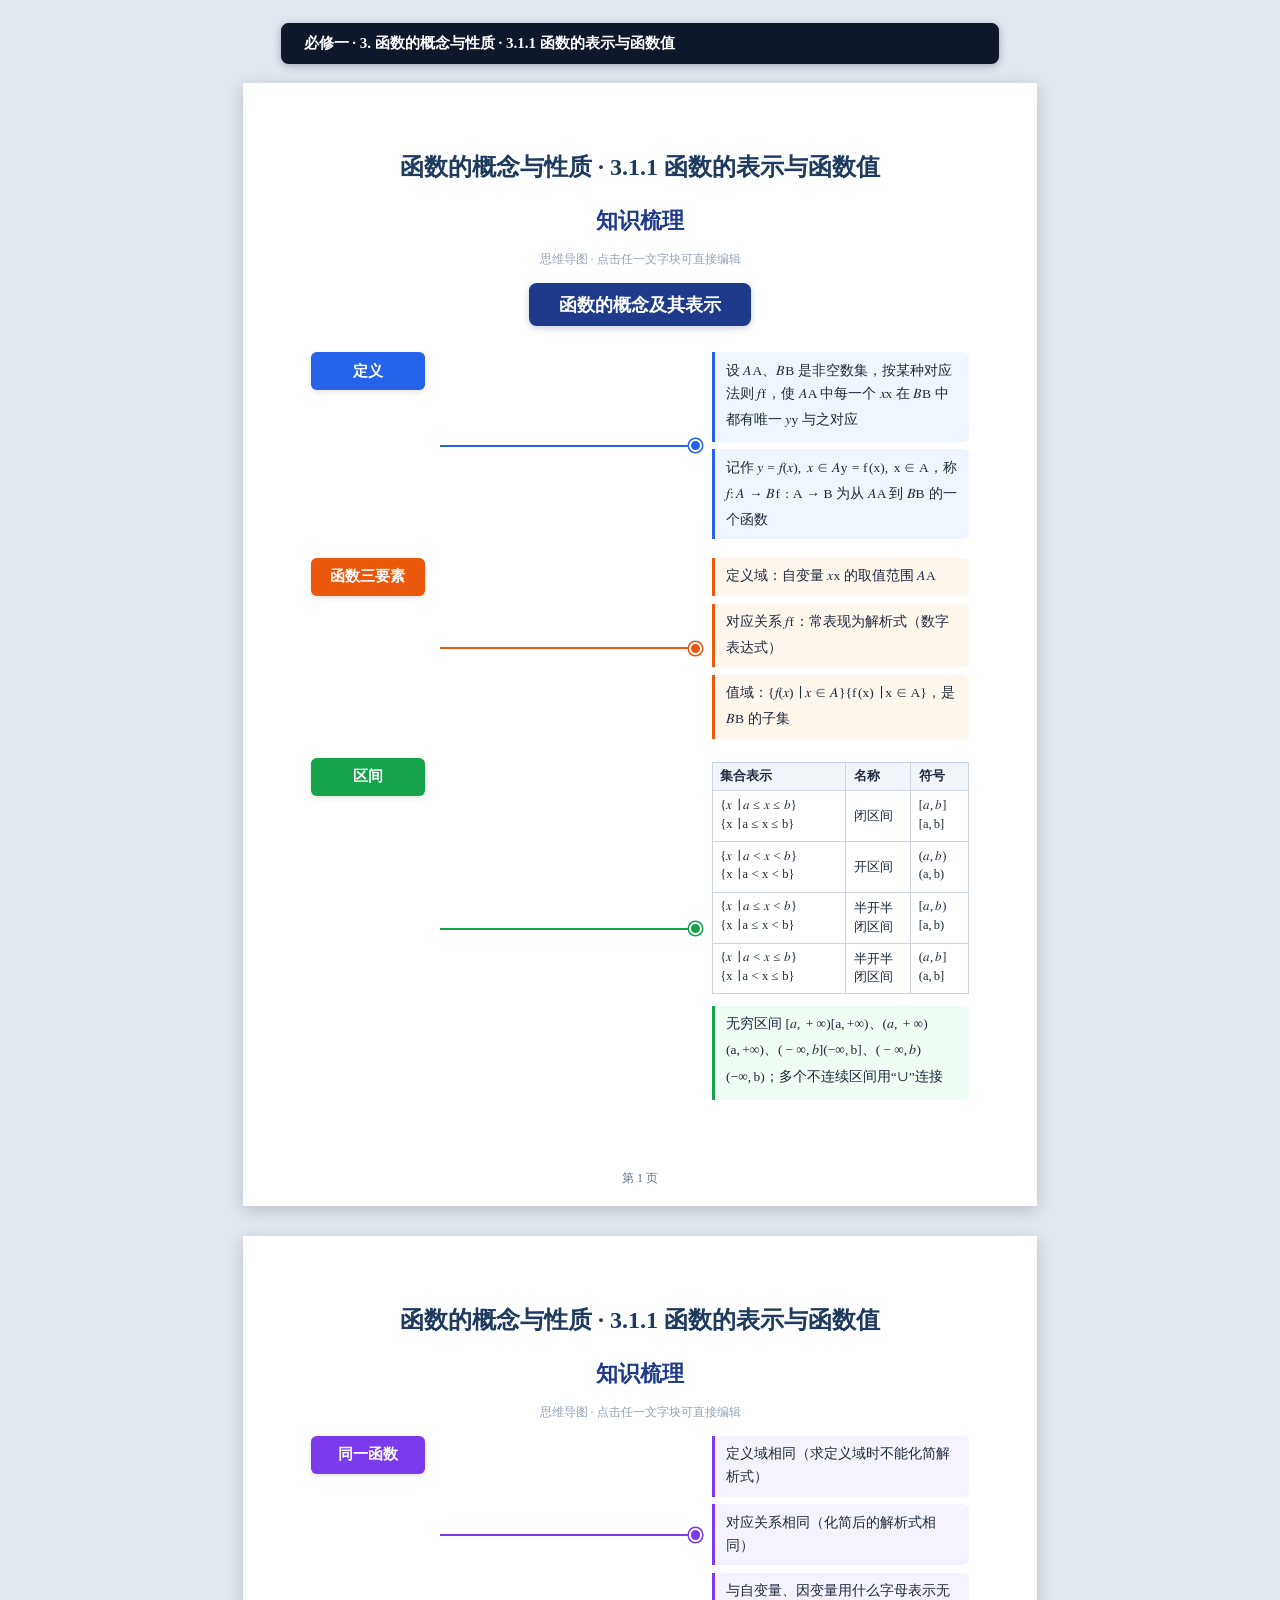
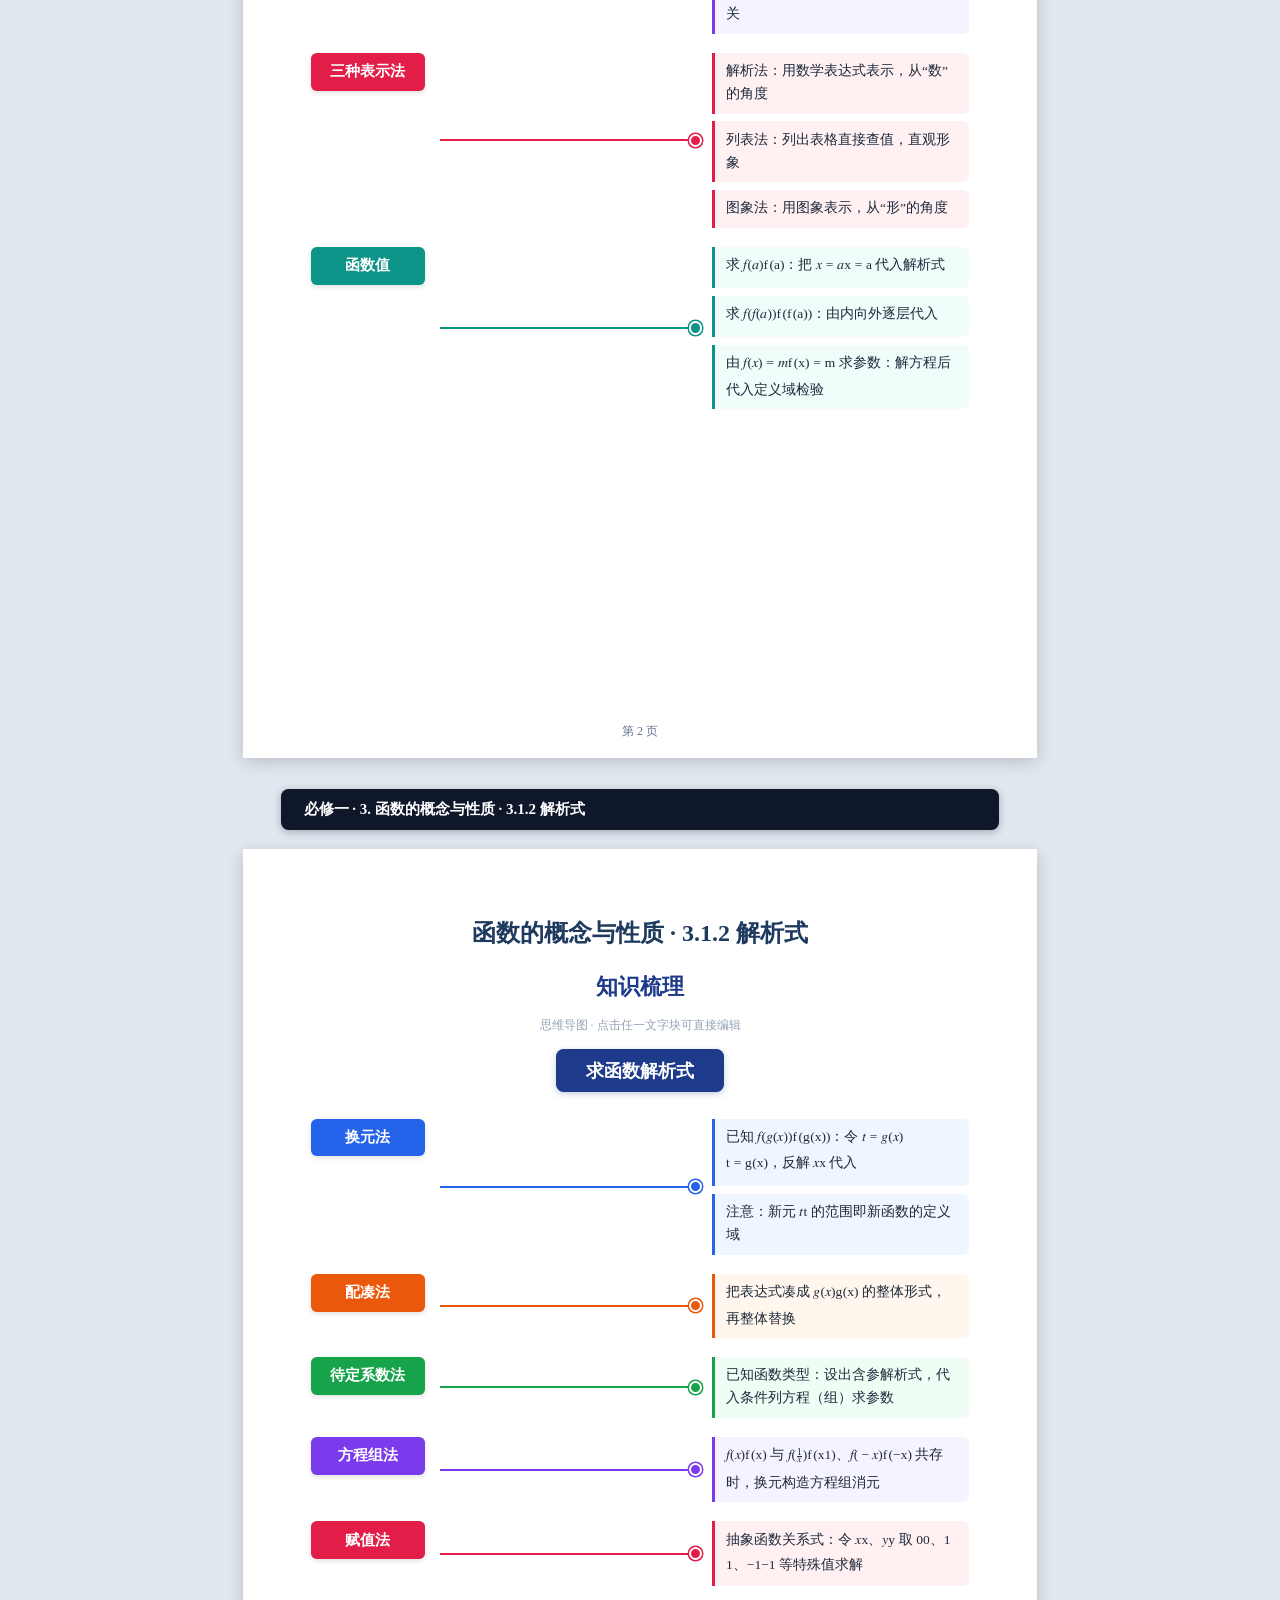
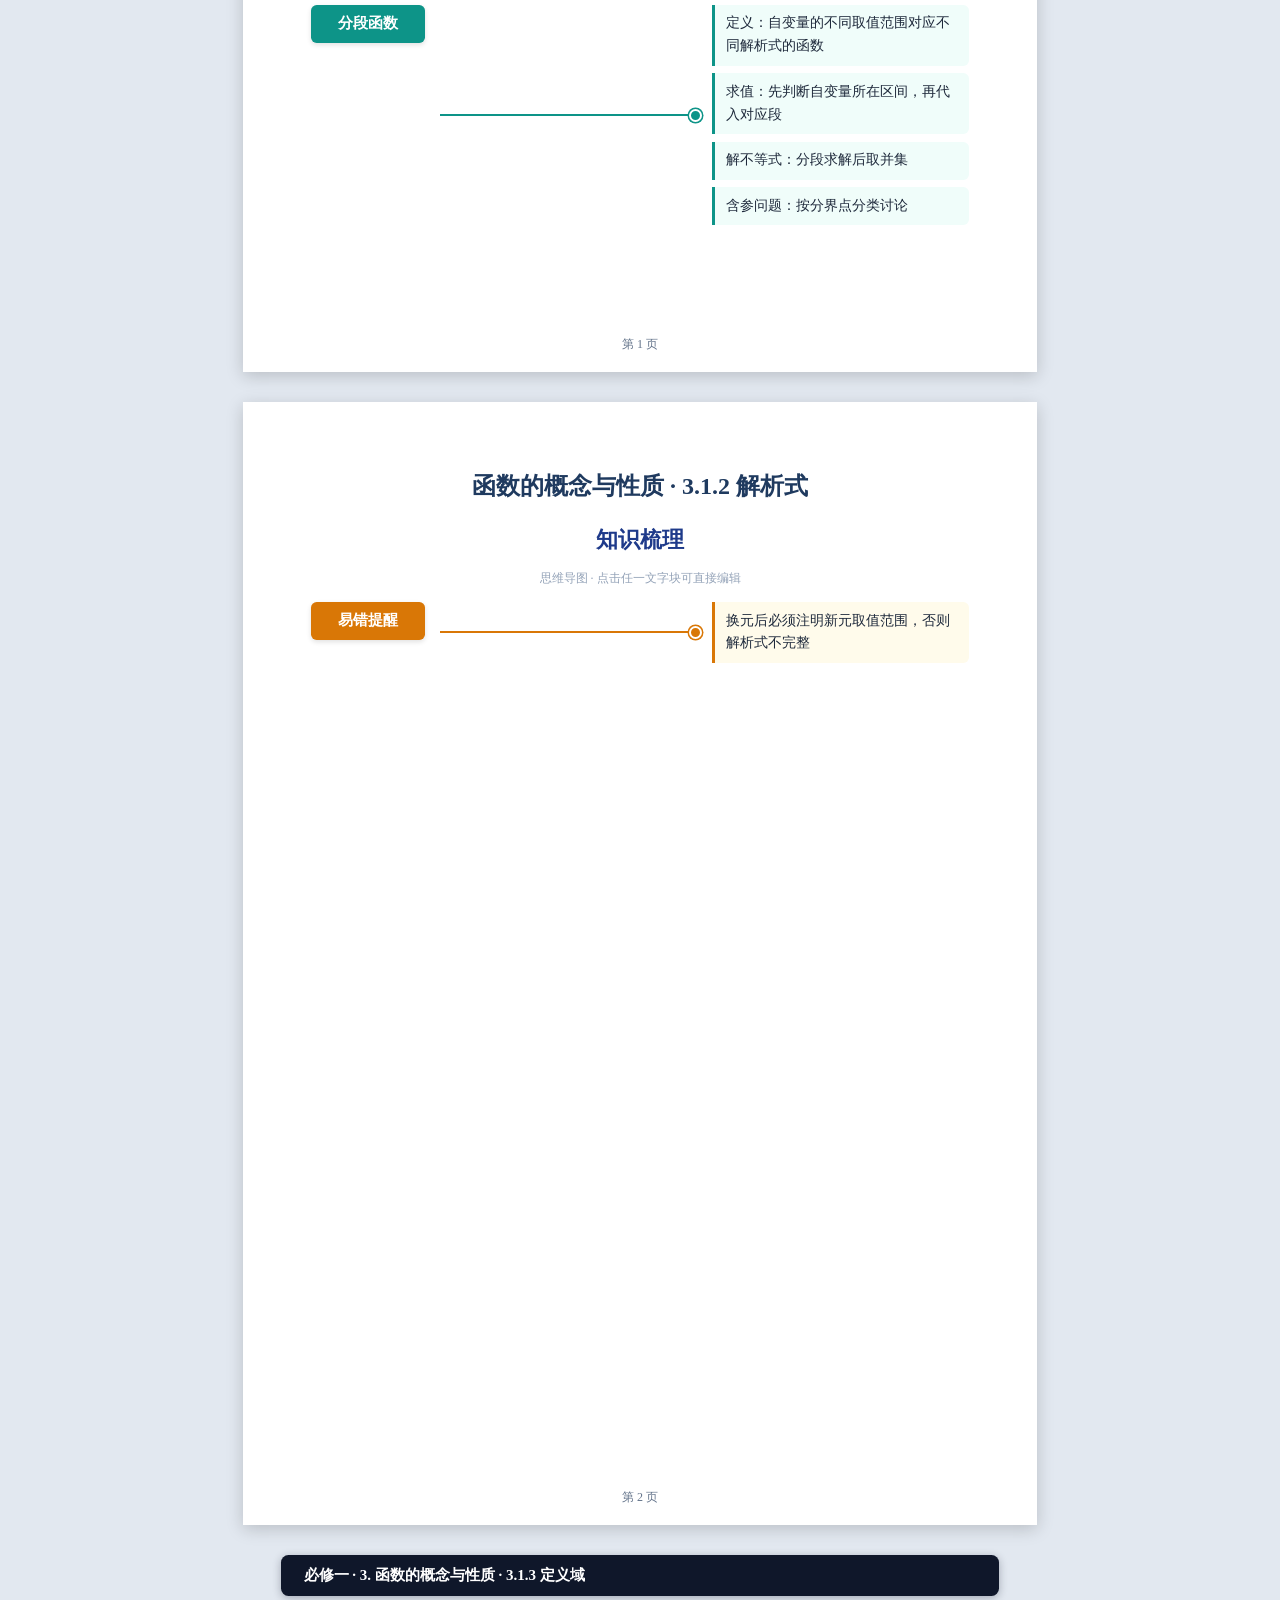
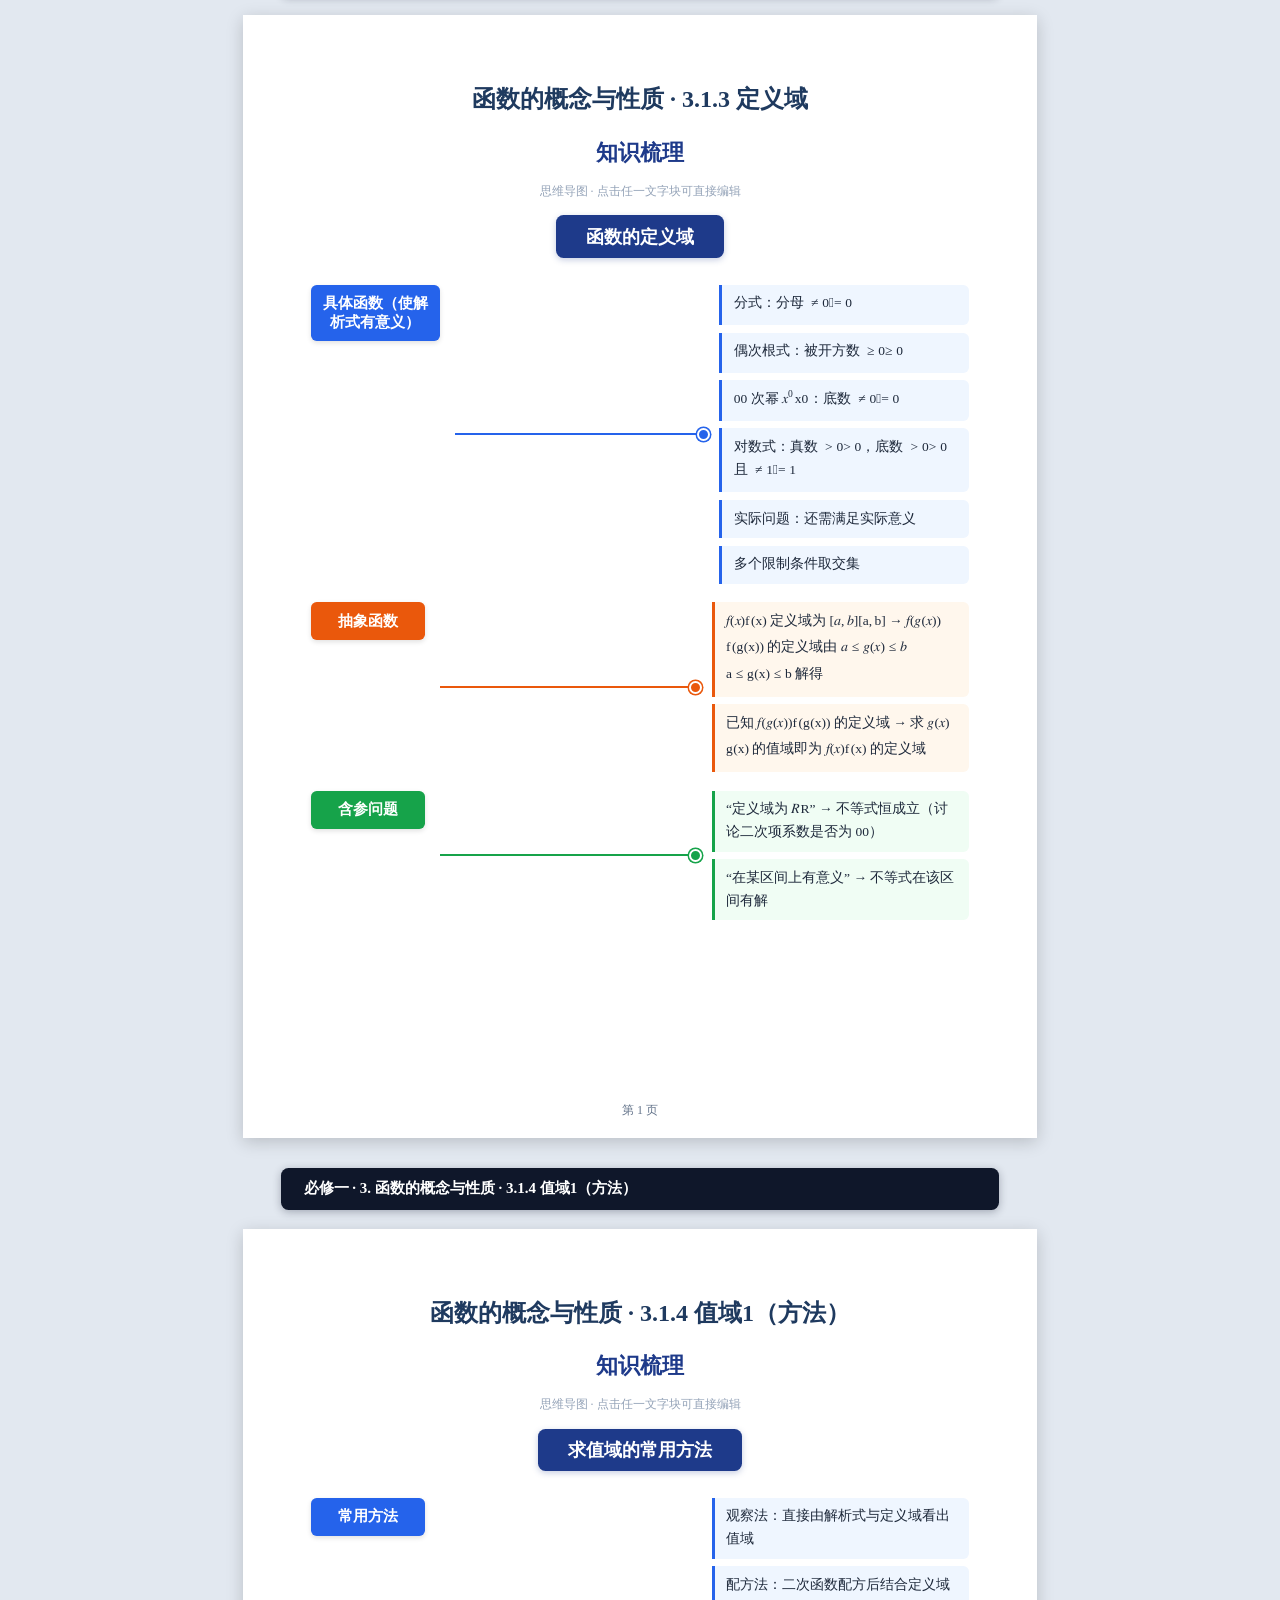
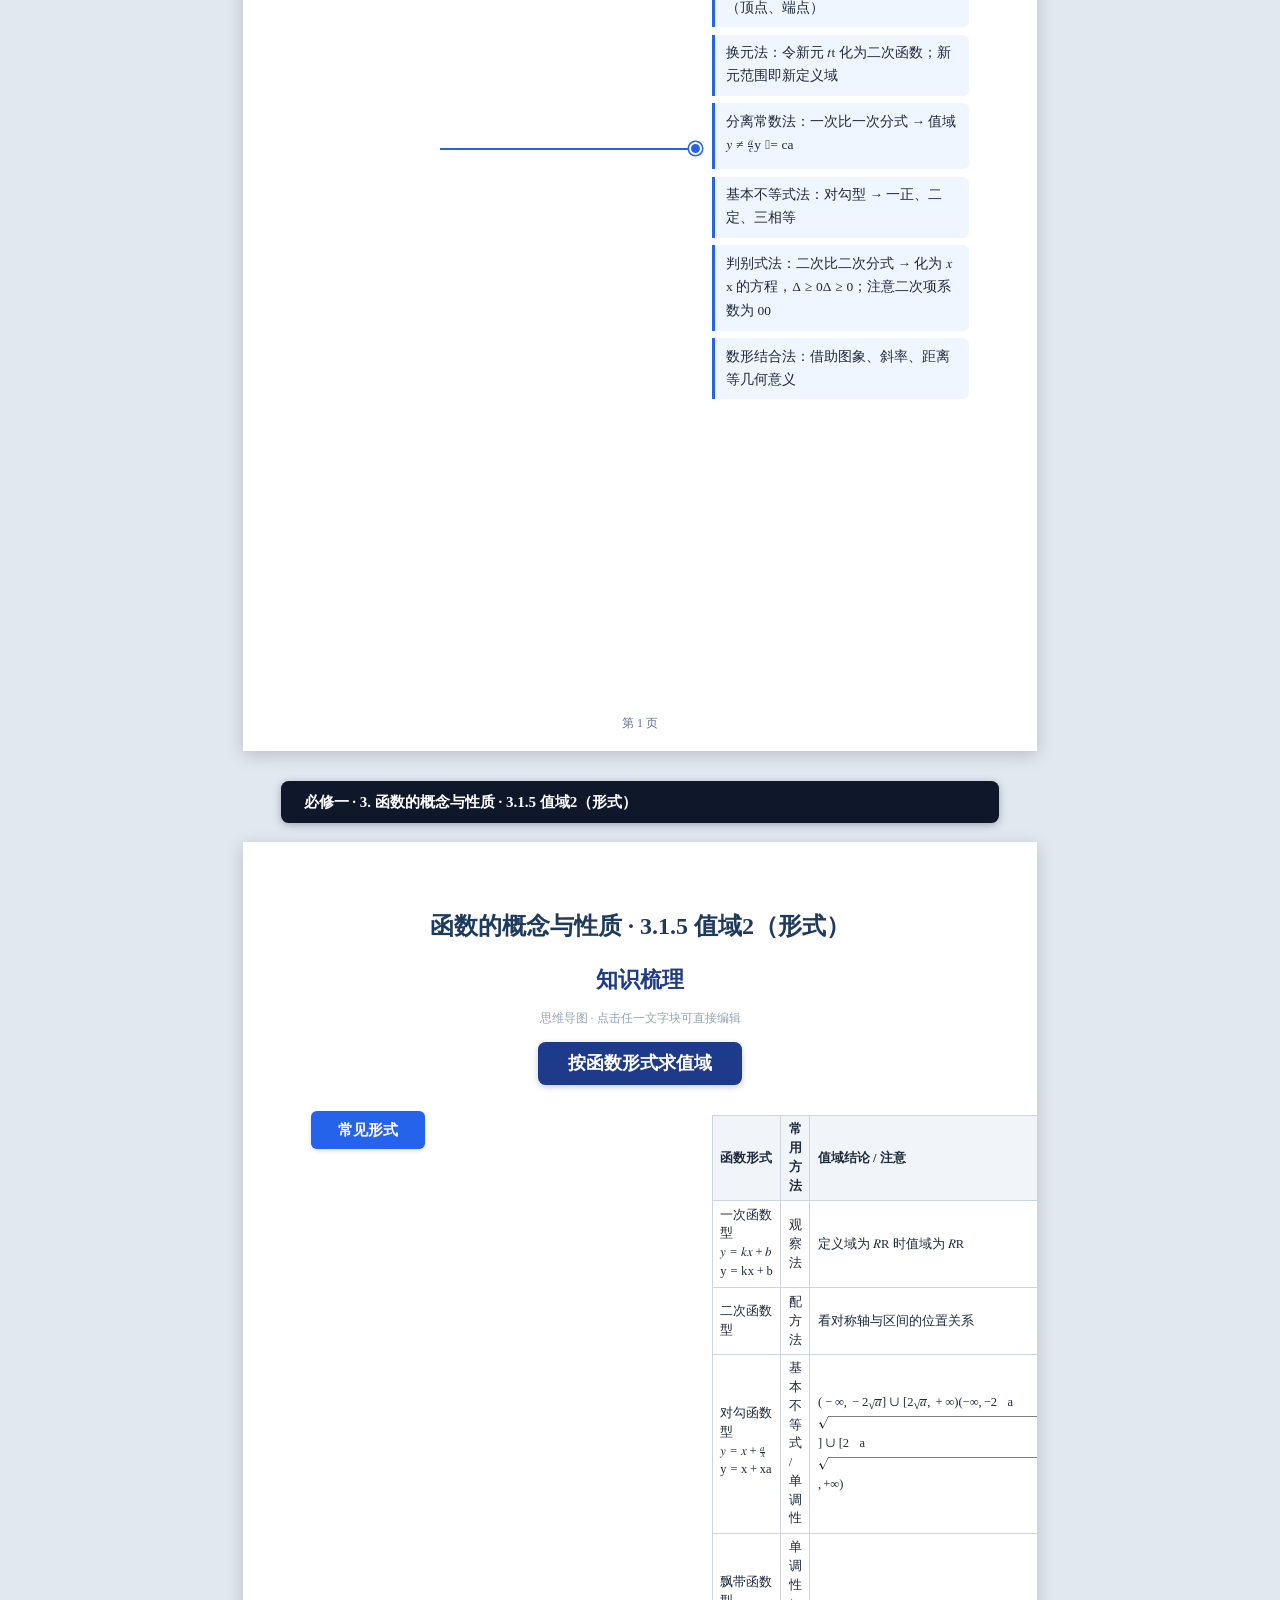
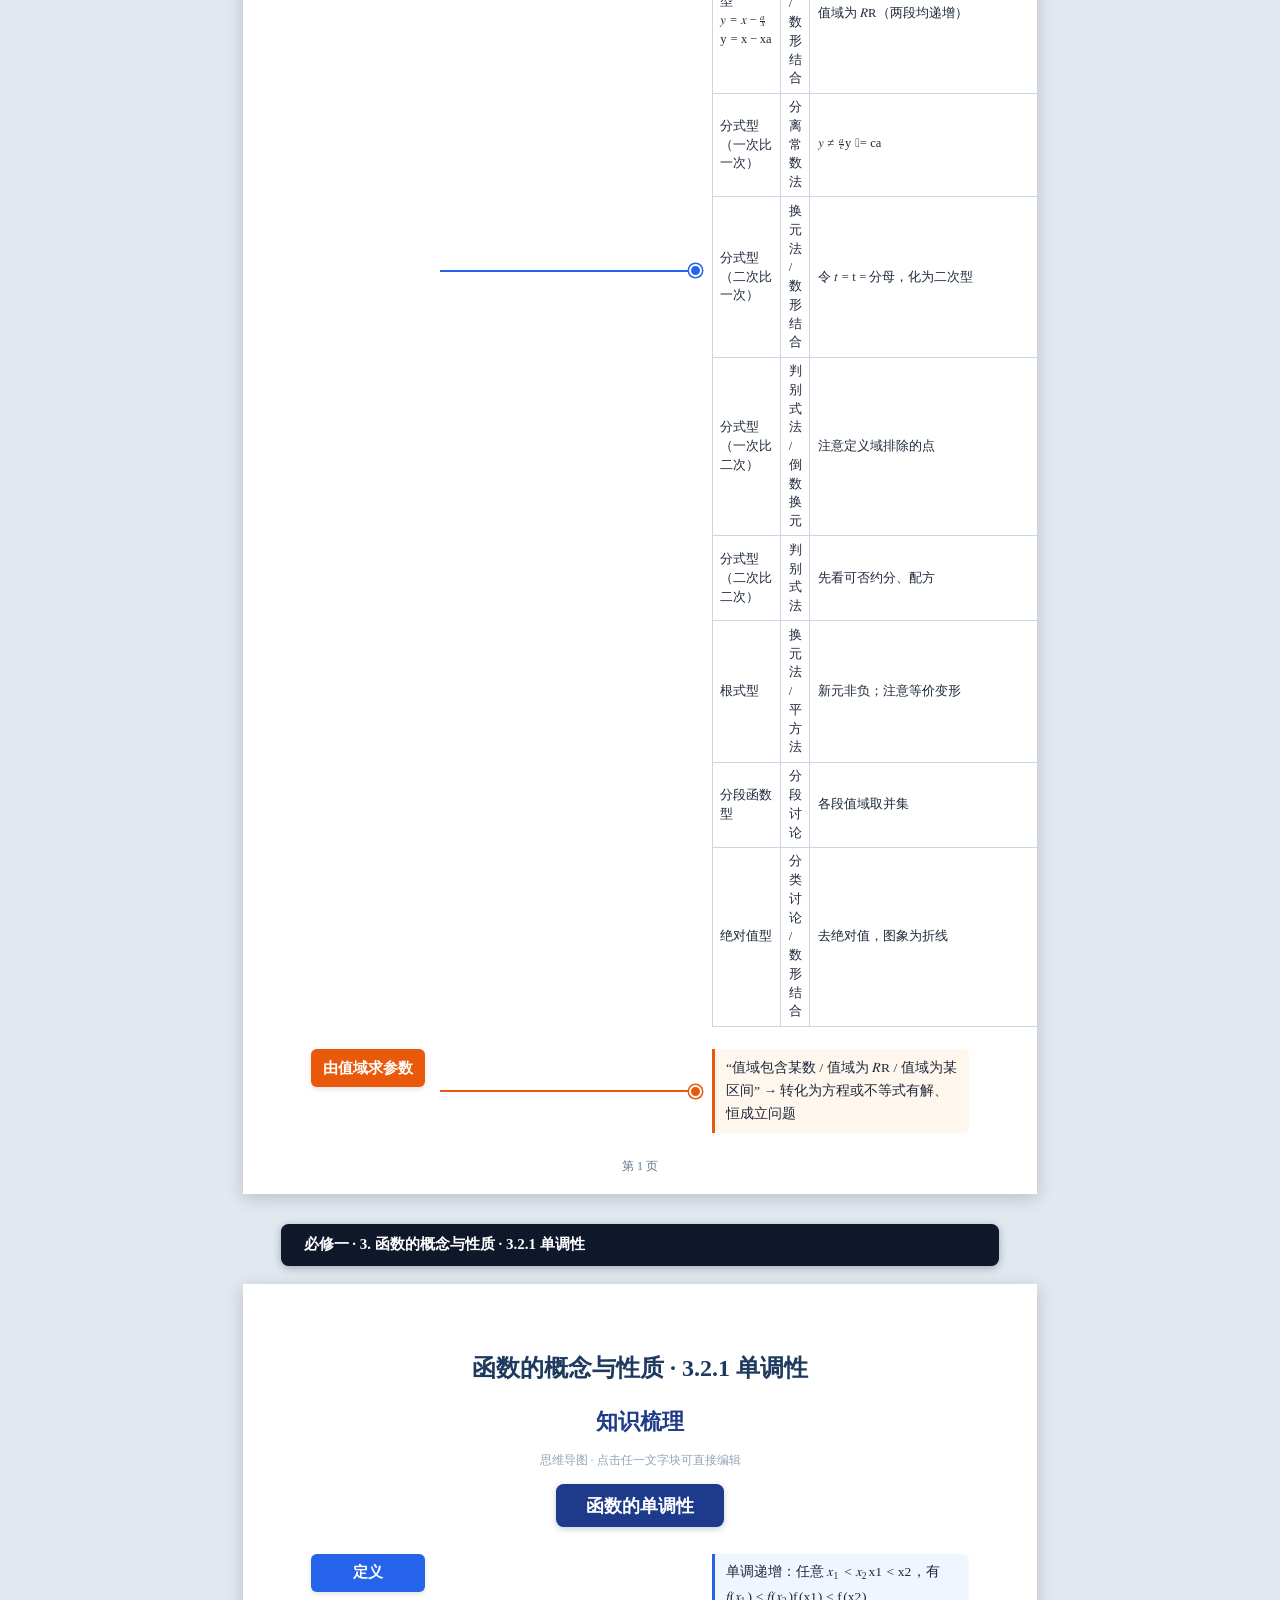
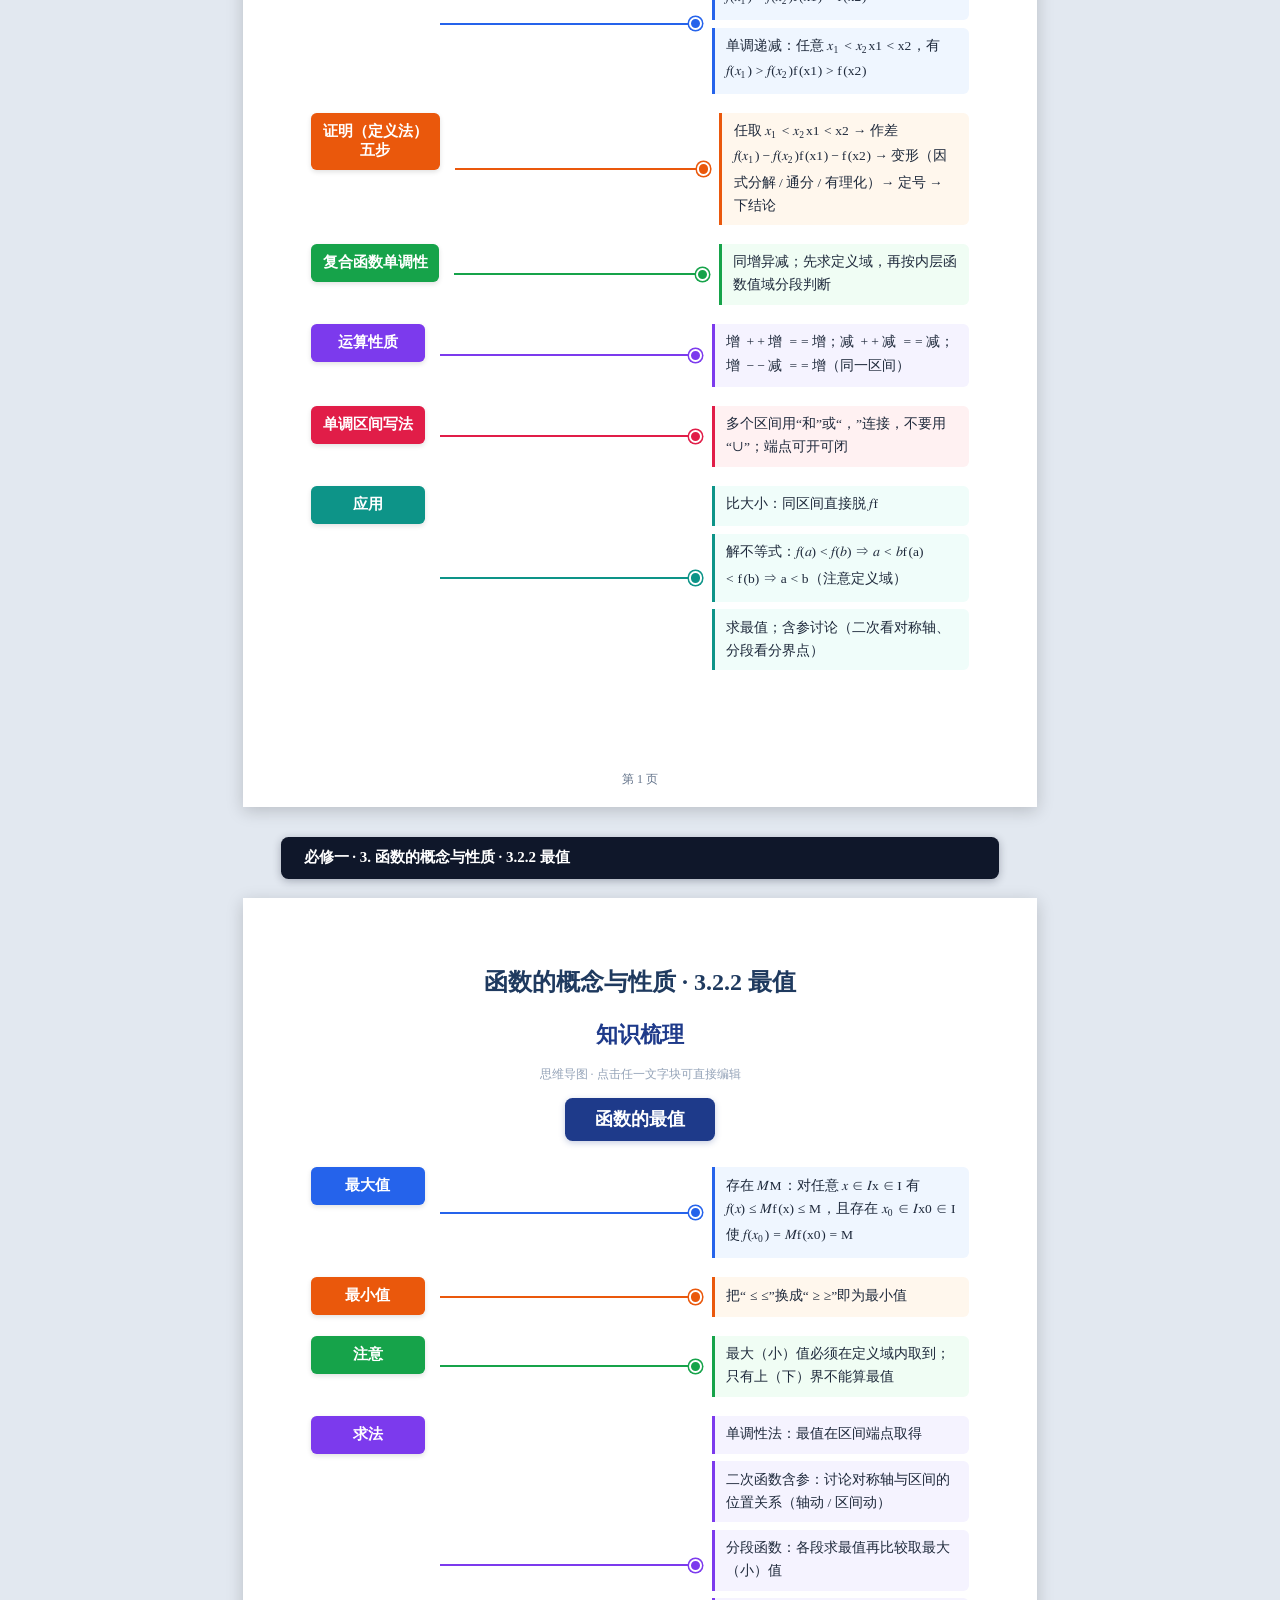
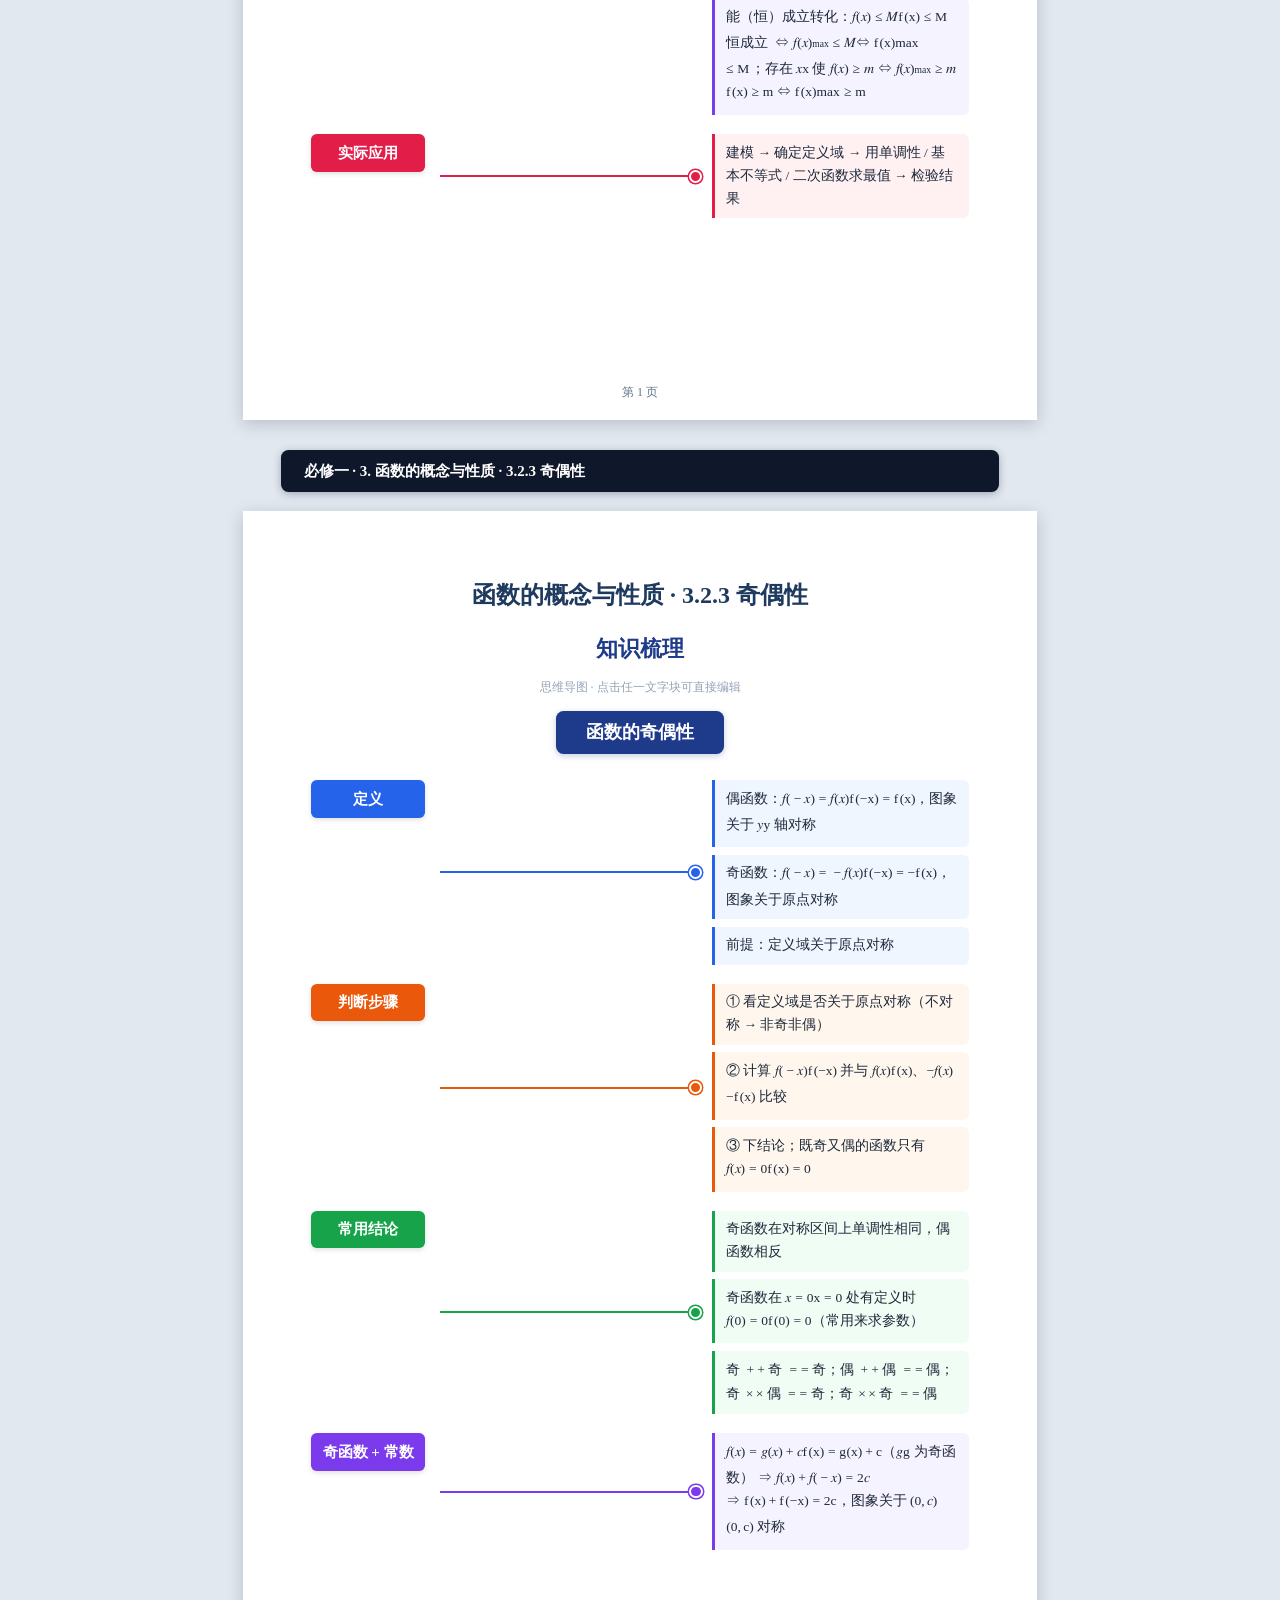
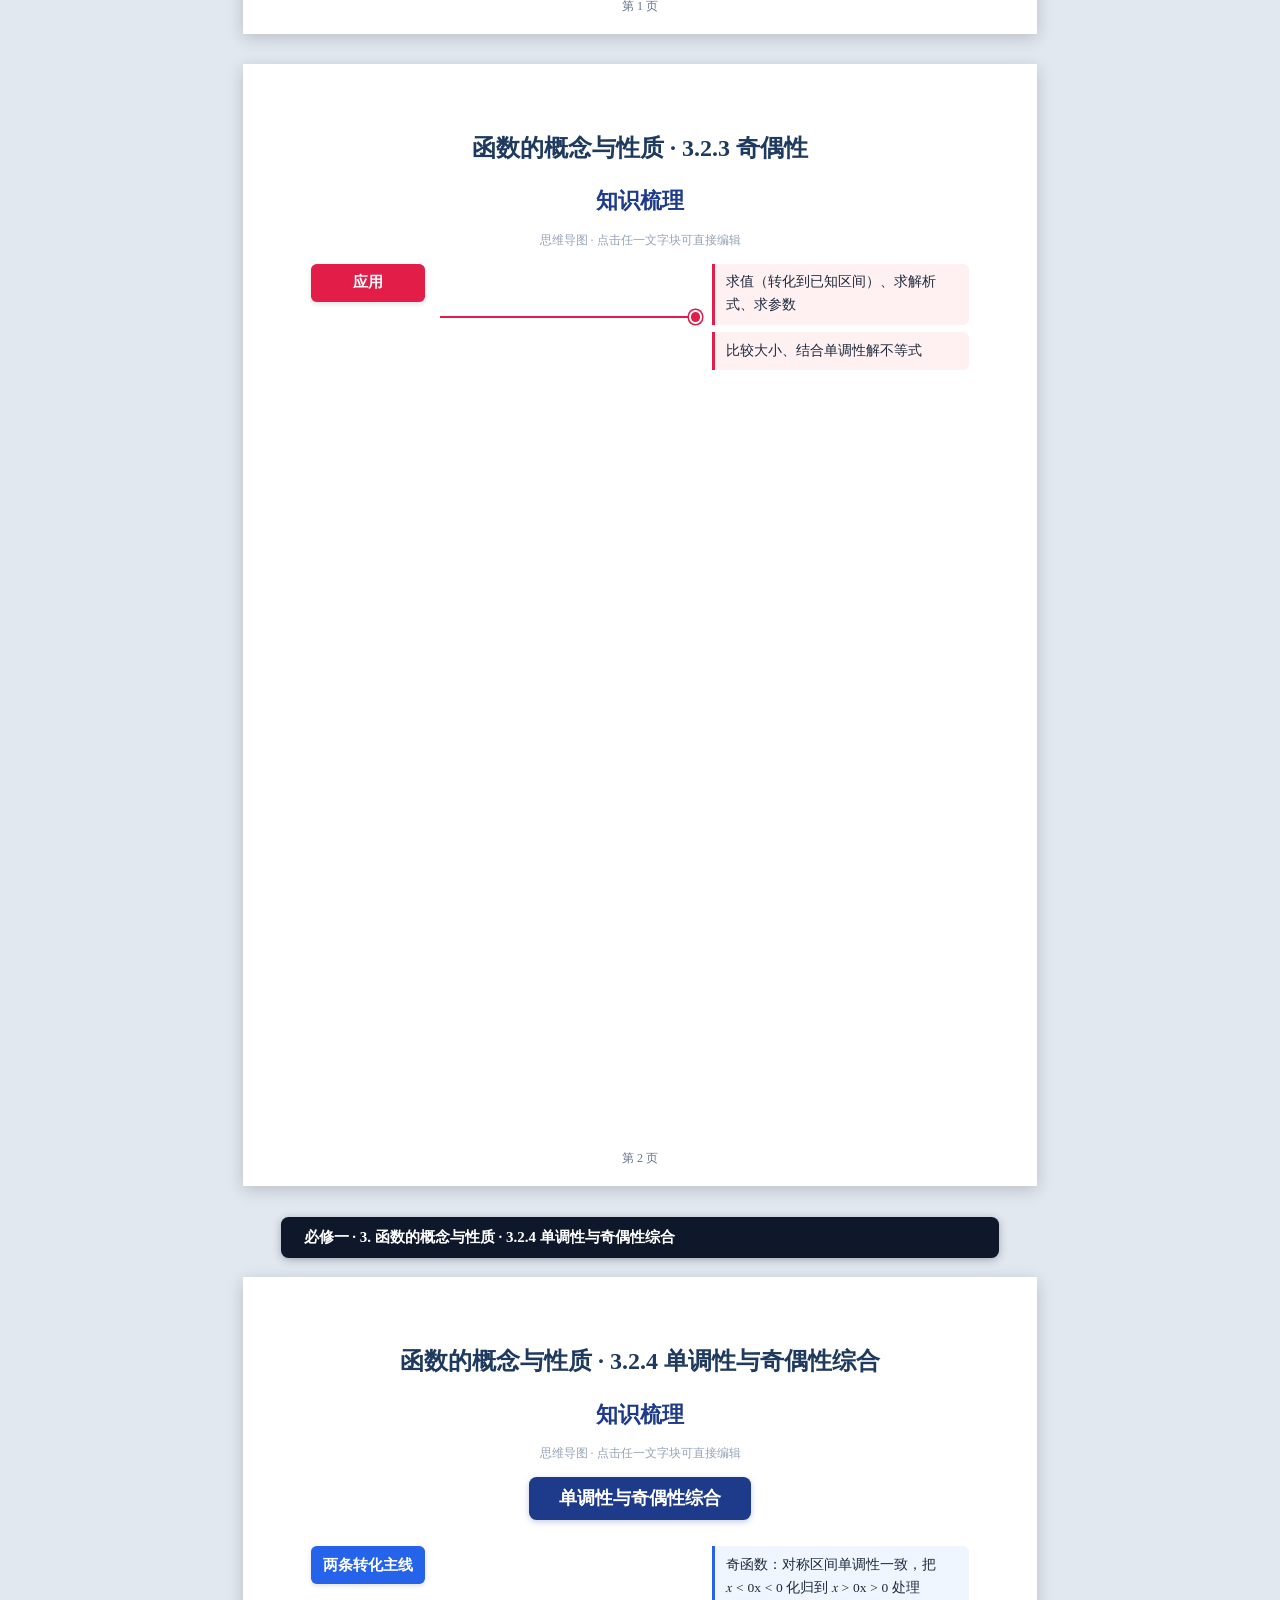
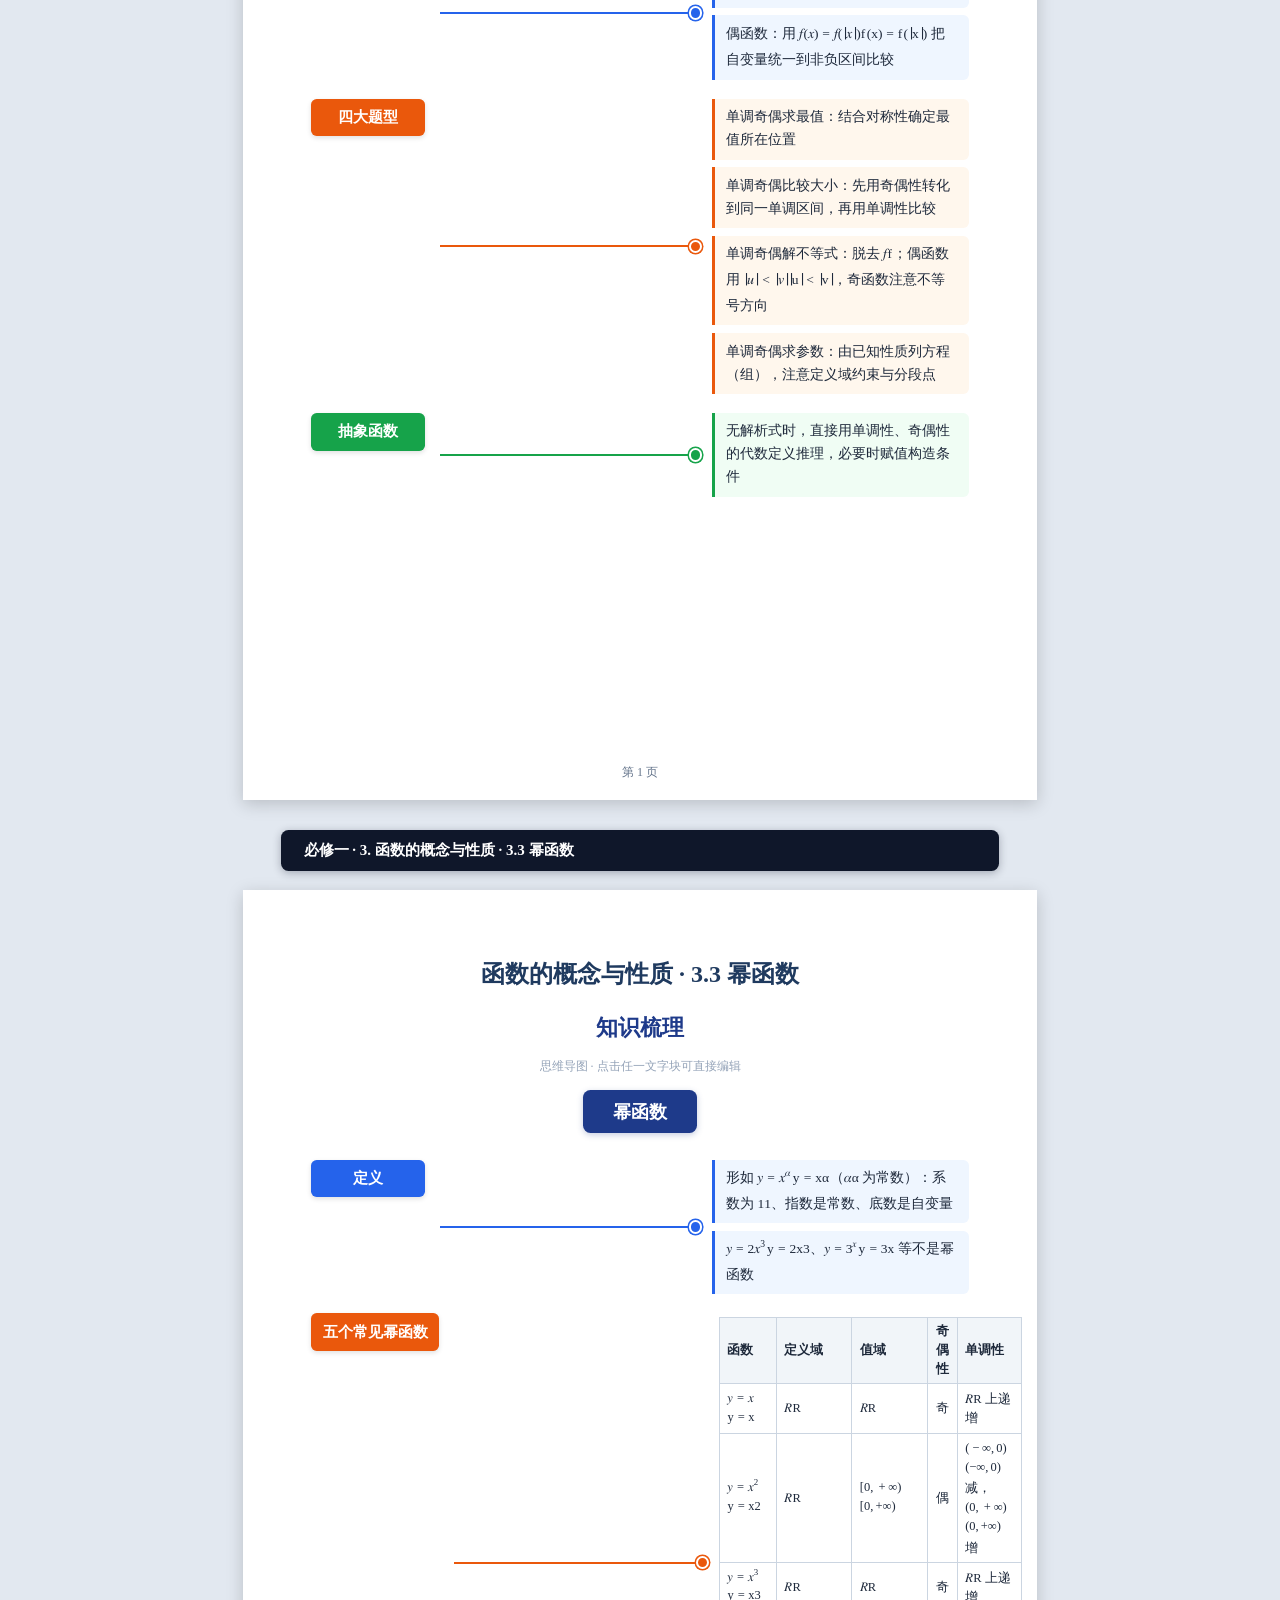
<file: outputs/讲义知识梳理/知识梳理预览_函数的概念与性质_思维导图.html>
<!DOCTYPE html>
<html lang="zh-CN">
<head>
<meta charset="utf-8">
<title>知识梳理预览（思维导图）· 函数的概念与性质</title>
<link rel="stylesheet" href="file:///E:/math-question-bank-main/static/lib/katex/katex.min.css">
<style>
@page{size:A4;margin:0}
*{box-sizing:border-box}
body{margin:0;background:#e5e7eb;font-family:"CangErJinKai","仓耳今楷","KaiTi","SimSun",serif;color:#1e293b}
.sheet{width:210mm;min-height:297mm;margin:14px auto;padding:18mm 18mm 16mm;background:#fff;box-shadow:0 4px 18px rgba(0,0,0,.15);position:relative;page-break-after:always;overflow:hidden}
@media print{.sheet{margin:0;box-shadow:none;page-break-after:always}}
.cover{display:flex;flex-direction:column;align-items:center;justify-content:space-between;padding:22mm 24mm}
.cover svg{position:absolute;inset:0;width:100%;height:100%;pointer-events:none}
.cover-brand{position:absolute;top:23mm;left:28mm;font-size:20px;font-weight:700;color:#1f3a5f;z-index:2}
.cover-subtitle{position:absolute;top:57mm;left:0;right:0;text-align:center;font-size:20px;color:#334155;z-index:2}
.main-title{position:absolute;top:99mm;left:0;right:0;text-align:center;font-size:56px;font-weight:700;color:#0f2440;letter-spacing:6px;z-index:2}
.cover-author{position:absolute;bottom:99mm;left:0;right:0;text-align:center;font-size:20px;font-weight:700;color:#000;z-index:2}
.cover-ver{position:absolute;bottom:20mm;left:0;right:0;text-align:center;font-size:16px;color:#64748b;z-index:2}
body.view-yuan .cover-ver{display:none}
.chapter-info{font-size:24px;font-weight:700;color:#1f3a5f;text-align:center;margin-bottom:6mm}
.section-title{font-size:22px;font-weight:700;color:#1e3a8a;text-align:center;margin:4mm 0 6mm;position:relative}
.knowledge{font-size:14px;line-height:1.9}
.knowledge .key{font-weight:700;color:#1e3a8a}
.knowledge p{margin:2mm 0}
.knowledge table.def{width:100%;border-collapse:collapse;margin:2mm 0;font-size:13px}
.knowledge table.def th,.knowledge table.def td{border:1px solid #cbd5e1;padding:1.6mm 2mm;text-align:left}
.knowledge table.def th{background:#f1f5f9;font-weight:700}
.kn-empty{color:#94a3b8;font-size:14px}
.map{display:flex;flex-direction:column;gap:4mm;padding:6mm 0}
.map-row{display:flex;align-items:center;gap:4mm;padding:3mm 4mm;border:1px solid #dbe3ef;border-radius:2mm;background:#f8fafc}
.map-idx{width:8mm;height:8mm;border-radius:50%;background:#1e3a8a;color:#fff;display:flex;align-items:center;justify-content:center;font-weight:700;font-size:14px;flex-shrink:0}
.map-name{font-size:15px;font-weight:600;color:#1e293b}
.page-head{display:flex;justify-content:space-between;align-items:baseline;border-bottom:1px solid #cbd5e1;padding-bottom:2mm;margin-bottom:4mm}
.ph-title{font-size:17px;font-weight:700;color:#1e3a8a}
.ph-quote{font-size:13px;color:#64748b}
.subsection-title{font-size:18px;font-weight:700;color:#1f3a5f;margin:3mm 0}
.km-box{display:flex;flex-direction:column;gap:2mm;margin-bottom:4mm}
.km-item{padding:2.5mm 3mm;border-radius:1.5mm;font-size:13.5px;line-height:1.7}
.km-pit{background:#fffbeb;border-left:3px solid #f59e0b}
.km-method{background:#eff6ff;border-left:3px solid #3b82f6}
.km-label{font-weight:700;margin-right:2mm}
.km-pit .km-label{color:#b45309}.km-method .km-label{color:#1d4ed8}
.km-empty{color:#94a3b8}
.qa{margin-bottom:6mm}
.q-src{font-size:12px;color:#64748b;margin-bottom:1mm;line-height:1.5}
body.view-yuan .q-src-all{display:none}
body.view-jiexi .q-src-main{display:none}
.q-head{font-weight:700;margin-bottom:1.5mm}
.tag{display:inline-block;background:#1e3a8a;color:#fff;padding:0.6mm 2.5mm;border-radius:1mm;font-size:13px;margin-right:2mm}
.q-body{font-size:14px;line-height:1.9}
.q-body .choices-grid{display:grid;grid-template-columns:1fr 1fr;gap:1mm 6mm;margin-top:1.5mm}
.q-body table{border-collapse:collapse;margin:2mm 0}
.q-body table td,.q-body table th{border:1px solid #cbd5e1;padding:1.5mm 2mm}
.answer-block{margin-top:2mm;padding:2mm 3mm;background:#f8fafc;border-radius:1.5mm;font-size:13.5px;line-height:1.8}
.ab-label{font-weight:700;margin-right:1mm}
.ab-label.ans{color:#dc2626}
.page-foot{position:absolute;bottom:5mm;left:0;right:0;text-align:center;font-size:12px;color:#64748b}
#page-answer-book{display:none}
.ans-item{margin-bottom:3mm;font-size:13.5px;line-height:1.8}
.ans-tag{display:inline-block;background:#f1f5f9;color:#1e3a8a;padding:0.6mm 2.5mm;border-radius:1mm;font-weight:700;margin-right:2mm;font-size:12.5px}
.view-jiexi .answer-block{display:block}
.view-yuan .answer-block{display:none}
body.view-daan .sheet:not(.cover):not(#page-answer-book){display:none!important}
body.view-daan #page-answer-book{display:block}
.mind-hint{font-size:12px;color:#94a3b8;text-align:center;margin:-2mm 0 4mm}
.mind-wrap{display:flex;flex-direction:column;gap:5mm}
.mind-title{display:inline-block;background:#1e3a8a;color:#fff;font-size:18px;font-weight:700;padding:2.5mm 8mm;border-radius:2mm;margin:0 auto 2mm;cursor:pointer;box-shadow:0 2px 6px rgba(30,58,138,.25)}
.mind-title:hover{outline:2px solid #60a5fa}
.mind-branch{display:flex;align-items:flex-start;gap:3mm}
.mind-branch-label{min-width:30mm;max-width:34mm;flex-shrink:0;color:#fff;font-weight:700;font-size:15px;padding:2.5mm 3mm;border-radius:1.5mm;text-align:center;cursor:pointer;box-shadow:0 2px 5px rgba(0,0,0,.12)}
.mind-branch-label:hover{outline:2px solid rgba(0,0,0,.25)}
.mind-branch-line{flex:1;align-self:center;border-top:2px solid var(--mc);position:relative;margin:0 1mm}
.mind-dot{position:absolute;right:-1.5mm;top:-2mm;width:3.5mm;height:3.5mm;border-radius:50%;border:2px solid #fff;box-shadow:0 0 0 1.5px var(--mc)}
.mind-items{flex:1;display:flex;flex-direction:column;gap:2mm;min-width:0}
.mind-item{background:var(--mcb);border-left:3px solid var(--mc);padding:2mm 3mm;border-radius:0 1.5mm 1.5mm 0;font-size:13.5px;line-height:1.7;cursor:pointer}
.mind-item:hover{outline:1.5px solid var(--mc)}
.mind-item-children{margin-left:6mm;padding-left:4mm;border-left:1.5px dashed var(--mc);display:flex;flex-direction:column;gap:1.8mm}
.mind-table-wrap{margin:1mm 0}
.mind-table{width:100%;border-collapse:collapse;font-size:12.5px;line-height:1.5}
.mind-table td{border:1px solid #cbd5e1;padding:1.2mm 2mm;cursor:pointer;background:#fff}
.mind-table td:hover{outline:1.5px solid var(--mc);background:#f8fafc}
.mind-table tr:first-child td{background:#f1f5f9;font-weight:700}

  body{margin:0;background:#e2e8f0;padding:6mm 0;}
  .sec-divider{width:190mm;margin:0 auto 5mm;background:#0f172a;color:#fff;
    font-size:15px;font-weight:700;padding:3mm 6mm;border-radius:2mm;
    box-shadow:0 2px 8px rgba(15,23,42,.3);}
  .sheet{margin:0 auto 8mm;box-shadow:0 4px 16px rgba(0,0,0,.18);}
  .missing{width:190mm;margin:0 auto;background:#fee2e2;color:#991b1b;padding:6mm;border-radius:2mm;}

</style>
</head>
<body>
<div class="sec-divider">必修一 · 3. 函数的概念与性质 · 3.1.1 函数的表示与函数值</div><div class="sheet"><div class="chapter-info">函数的概念与性质 · 3.1.1 函数的表示与函数值</div><div class="section-title">知识梳理</div><div class="mind-hint">思维导图 · 点击任一文字块可直接编辑</div><div class="mind-wrap"><div class="mind-title" data-mp-path="t">函数的概念及其表示</div><div class="mind-branch" style="--mc:#2563eb;--mcb:#eff6ff"><div class="mind-branch-label" data-mp-path="b.0" style="background:#2563eb">定义</div><div class="mind-branch-line"><span class="mind-dot" style="background:#2563eb"></span></div><div class="mind-items"><div class="mind-item" data-mp-path="b.0.0">设 <span><span class="katex"><span class="katex-mathml"><math xmlns="http://www.w3.org/1998/Math/MathML"><semantics><mrow><mi>A</mi></mrow><annotation encoding="application/x-tex">A</annotation></semantics></math></span><span class="katex-html" aria-hidden="true"><span class="base"><span class="strut" style="height: 0.6833em;"></span><span class="mord mathnormal">A</span></span></span></span></span>、<span><span class="katex"><span class="katex-mathml"><math xmlns="http://www.w3.org/1998/Math/MathML"><semantics><mrow><mi>B</mi></mrow><annotation encoding="application/x-tex">B</annotation></semantics></math></span><span class="katex-html" aria-hidden="true"><span class="base"><span class="strut" style="height: 0.6833em;"></span><span class="mord mathnormal" style="margin-right: 0.0502em;">B</span></span></span></span></span> 是非空数集，按某种对应法则 <span><span class="katex"><span class="katex-mathml"><math xmlns="http://www.w3.org/1998/Math/MathML"><semantics><mrow><mi>f</mi></mrow><annotation encoding="application/x-tex">f</annotation></semantics></math></span><span class="katex-html" aria-hidden="true"><span class="base"><span class="strut" style="height: 0.8889em; vertical-align: -0.1944em;"></span><span class="mord mathnormal" style="margin-right: 0.1076em;">f</span></span></span></span></span>，使 <span><span class="katex"><span class="katex-mathml"><math xmlns="http://www.w3.org/1998/Math/MathML"><semantics><mrow><mi>A</mi></mrow><annotation encoding="application/x-tex">A</annotation></semantics></math></span><span class="katex-html" aria-hidden="true"><span class="base"><span class="strut" style="height: 0.6833em;"></span><span class="mord mathnormal">A</span></span></span></span></span> 中每一个 <span><span class="katex"><span class="katex-mathml"><math xmlns="http://www.w3.org/1998/Math/MathML"><semantics><mrow><mi>x</mi></mrow><annotation encoding="application/x-tex">x</annotation></semantics></math></span><span class="katex-html" aria-hidden="true"><span class="base"><span class="strut" style="height: 0.4306em;"></span><span class="mord mathnormal">x</span></span></span></span></span> 在 <span><span class="katex"><span class="katex-mathml"><math xmlns="http://www.w3.org/1998/Math/MathML"><semantics><mrow><mi>B</mi></mrow><annotation encoding="application/x-tex">B</annotation></semantics></math></span><span class="katex-html" aria-hidden="true"><span class="base"><span class="strut" style="height: 0.6833em;"></span><span class="mord mathnormal" style="margin-right: 0.0502em;">B</span></span></span></span></span> 中都有唯一 <span><span class="katex"><span class="katex-mathml"><math xmlns="http://www.w3.org/1998/Math/MathML"><semantics><mrow><mi>y</mi></mrow><annotation encoding="application/x-tex">y</annotation></semantics></math></span><span class="katex-html" aria-hidden="true"><span class="base"><span class="strut" style="height: 0.625em; vertical-align: -0.1944em;"></span><span class="mord mathnormal" style="margin-right: 0.0359em;">y</span></span></span></span></span> 与之对应</div><div class="mind-item" data-mp-path="b.0.1">记作 <span><span class="katex"><span class="katex-mathml"><math xmlns="http://www.w3.org/1998/Math/MathML"><semantics><mrow><mi>y</mi><mo>=</mo><mi>f</mi><mo stretchy="false">(</mo><mi>x</mi><mo stretchy="false">)</mo><mo separator="true">,</mo><mtext>&nbsp;</mtext><mi>x</mi><mo>∈</mo><mi>A</mi></mrow><annotation encoding="application/x-tex">y=f(x),\ x\in A</annotation></semantics></math></span><span class="katex-html" aria-hidden="true"><span class="base"><span class="strut" style="height: 0.625em; vertical-align: -0.1944em;"></span><span class="mord mathnormal" style="margin-right: 0.0359em;">y</span><span class="mspace" style="margin-right: 0.2778em;"></span><span class="mrel">=</span><span class="mspace" style="margin-right: 0.2778em;"></span></span><span class="base"><span class="strut" style="height: 1em; vertical-align: -0.25em;"></span><span class="mord mathnormal" style="margin-right: 0.1076em;">f</span><span class="mopen">(</span><span class="mord mathnormal">x</span><span class="mclose">)</span><span class="mpunct">,</span><span class="mspace">&nbsp;</span><span class="mspace" style="margin-right: 0.1667em;"></span><span class="mord mathnormal">x</span><span class="mspace" style="margin-right: 0.2778em;"></span><span class="mrel">∈</span><span class="mspace" style="margin-right: 0.2778em;"></span></span><span class="base"><span class="strut" style="height: 0.6833em;"></span><span class="mord mathnormal">A</span></span></span></span></span>，称 <span><span class="katex"><span class="katex-mathml"><math xmlns="http://www.w3.org/1998/Math/MathML"><semantics><mrow><mi>f</mi><mo>:</mo><mi>A</mi><mo>→</mo><mi>B</mi></mrow><annotation encoding="application/x-tex">f:A\to B</annotation></semantics></math></span><span class="katex-html" aria-hidden="true"><span class="base"><span class="strut" style="height: 0.8889em; vertical-align: -0.1944em;"></span><span class="mord mathnormal" style="margin-right: 0.1076em;">f</span><span class="mspace" style="margin-right: 0.2778em;"></span><span class="mrel">:</span><span class="mspace" style="margin-right: 0.2778em;"></span></span><span class="base"><span class="strut" style="height: 0.6833em;"></span><span class="mord mathnormal">A</span><span class="mspace" style="margin-right: 0.2778em;"></span><span class="mrel">→</span><span class="mspace" style="margin-right: 0.2778em;"></span></span><span class="base"><span class="strut" style="height: 0.6833em;"></span><span class="mord mathnormal" style="margin-right: 0.0502em;">B</span></span></span></span></span> 为从 <span><span class="katex"><span class="katex-mathml"><math xmlns="http://www.w3.org/1998/Math/MathML"><semantics><mrow><mi>A</mi></mrow><annotation encoding="application/x-tex">A</annotation></semantics></math></span><span class="katex-html" aria-hidden="true"><span class="base"><span class="strut" style="height: 0.6833em;"></span><span class="mord mathnormal">A</span></span></span></span></span> 到 <span><span class="katex"><span class="katex-mathml"><math xmlns="http://www.w3.org/1998/Math/MathML"><semantics><mrow><mi>B</mi></mrow><annotation encoding="application/x-tex">B</annotation></semantics></math></span><span class="katex-html" aria-hidden="true"><span class="base"><span class="strut" style="height: 0.6833em;"></span><span class="mord mathnormal" style="margin-right: 0.0502em;">B</span></span></span></span></span> 的一个函数</div></div></div><div class="mind-branch" style="--mc:#ea580c;--mcb:#fff7ed"><div class="mind-branch-label" data-mp-path="b.1" style="background:#ea580c">函数三要素</div><div class="mind-branch-line"><span class="mind-dot" style="background:#ea580c"></span></div><div class="mind-items"><div class="mind-item" data-mp-path="b.1.0">定义域：自变量 <span><span class="katex"><span class="katex-mathml"><math xmlns="http://www.w3.org/1998/Math/MathML"><semantics><mrow><mi>x</mi></mrow><annotation encoding="application/x-tex">x</annotation></semantics></math></span><span class="katex-html" aria-hidden="true"><span class="base"><span class="strut" style="height: 0.4306em;"></span><span class="mord mathnormal">x</span></span></span></span></span> 的取值范围 <span><span class="katex"><span class="katex-mathml"><math xmlns="http://www.w3.org/1998/Math/MathML"><semantics><mrow><mi>A</mi></mrow><annotation encoding="application/x-tex">A</annotation></semantics></math></span><span class="katex-html" aria-hidden="true"><span class="base"><span class="strut" style="height: 0.6833em;"></span><span class="mord mathnormal">A</span></span></span></span></span></div><div class="mind-item" data-mp-path="b.1.1">对应关系 <span><span class="katex"><span class="katex-mathml"><math xmlns="http://www.w3.org/1998/Math/MathML"><semantics><mrow><mi>f</mi></mrow><annotation encoding="application/x-tex">f</annotation></semantics></math></span><span class="katex-html" aria-hidden="true"><span class="base"><span class="strut" style="height: 0.8889em; vertical-align: -0.1944em;"></span><span class="mord mathnormal" style="margin-right: 0.1076em;">f</span></span></span></span></span>：常表现为解析式（数字表达式）</div><div class="mind-item" data-mp-path="b.1.2">值域：<span><span class="katex"><span class="katex-mathml"><math xmlns="http://www.w3.org/1998/Math/MathML"><semantics><mrow><mo stretchy="false">{</mo><mi>f</mi><mo stretchy="false">(</mo><mi>x</mi><mo stretchy="false">)</mo><mo>∣</mo><mi>x</mi><mo>∈</mo><mi>A</mi><mo stretchy="false">}</mo></mrow><annotation encoding="application/x-tex">\{f(x)\mid x\in A\}</annotation></semantics></math></span><span class="katex-html" aria-hidden="true"><span class="base"><span class="strut" style="height: 1em; vertical-align: -0.25em;"></span><span class="mopen">{</span><span class="mord mathnormal" style="margin-right: 0.1076em;">f</span><span class="mopen">(</span><span class="mord mathnormal">x</span><span class="mclose">)</span><span class="mspace" style="margin-right: 0.2778em;"></span><span class="mrel">∣</span><span class="mspace" style="margin-right: 0.2778em;"></span></span><span class="base"><span class="strut" style="height: 0.5782em; vertical-align: -0.0391em;"></span><span class="mord mathnormal">x</span><span class="mspace" style="margin-right: 0.2778em;"></span><span class="mrel">∈</span><span class="mspace" style="margin-right: 0.2778em;"></span></span><span class="base"><span class="strut" style="height: 1em; vertical-align: -0.25em;"></span><span class="mord mathnormal">A</span><span class="mclose">}</span></span></span></span></span>，是 <span><span class="katex"><span class="katex-mathml"><math xmlns="http://www.w3.org/1998/Math/MathML"><semantics><mrow><mi>B</mi></mrow><annotation encoding="application/x-tex">B</annotation></semantics></math></span><span class="katex-html" aria-hidden="true"><span class="base"><span class="strut" style="height: 0.6833em;"></span><span class="mord mathnormal" style="margin-right: 0.0502em;">B</span></span></span></span></span> 的子集</div></div></div><div class="mind-branch" style="--mc:#16a34a;--mcb:#f0fdf4"><div class="mind-branch-label" data-mp-path="b.2" style="background:#16a34a">区间</div><div class="mind-branch-line"><span class="mind-dot" style="background:#16a34a"></span></div><div class="mind-items"><div class="mind-table-wrap"><table class="mind-table"><tbody><tr><td data-mp-path="b.2.0.c.0.0">集合表示</td><td data-mp-path="b.2.0.c.0.1">名称</td><td data-mp-path="b.2.0.c.0.2">符号</td></tr><tr><td data-mp-path="b.2.0.c.1.0"><span><span class="katex"><span class="katex-mathml"><math xmlns="http://www.w3.org/1998/Math/MathML"><semantics><mrow><mo stretchy="false">{</mo><mi>x</mi><mo>∣</mo><mi>a</mi><mo>≤</mo><mi>x</mi><mo>≤</mo><mi>b</mi><mo stretchy="false">}</mo></mrow><annotation encoding="application/x-tex">\{x\mid a\le x\le b\}</annotation></semantics></math></span><span class="katex-html" aria-hidden="true"><span class="base"><span class="strut" style="height: 1em; vertical-align: -0.25em;"></span><span class="mopen">{</span><span class="mord mathnormal">x</span><span class="mspace" style="margin-right: 0.2778em;"></span><span class="mrel">∣</span><span class="mspace" style="margin-right: 0.2778em;"></span></span><span class="base"><span class="strut" style="height: 0.7719em; vertical-align: -0.136em;"></span><span class="mord mathnormal">a</span><span class="mspace" style="margin-right: 0.2778em;"></span><span class="mrel">≤</span><span class="mspace" style="margin-right: 0.2778em;"></span></span><span class="base"><span class="strut" style="height: 0.7719em; vertical-align: -0.136em;"></span><span class="mord mathnormal">x</span><span class="mspace" style="margin-right: 0.2778em;"></span><span class="mrel">≤</span><span class="mspace" style="margin-right: 0.2778em;"></span></span><span class="base"><span class="strut" style="height: 1em; vertical-align: -0.25em;"></span><span class="mord mathnormal">b</span><span class="mclose">}</span></span></span></span></span></td><td data-mp-path="b.2.0.c.1.1">闭区间</td><td data-mp-path="b.2.0.c.1.2"><span><span class="katex"><span class="katex-mathml"><math xmlns="http://www.w3.org/1998/Math/MathML"><semantics><mrow><mo stretchy="false">[</mo><mi>a</mi><mo separator="true">,</mo><mi>b</mi><mo stretchy="false">]</mo></mrow><annotation encoding="application/x-tex">[a,b]</annotation></semantics></math></span><span class="katex-html" aria-hidden="true"><span class="base"><span class="strut" style="height: 1em; vertical-align: -0.25em;"></span><span class="mopen">[</span><span class="mord mathnormal">a</span><span class="mpunct">,</span><span class="mspace" style="margin-right: 0.1667em;"></span><span class="mord mathnormal">b</span><span class="mclose">]</span></span></span></span></span></td></tr><tr><td data-mp-path="b.2.0.c.2.0"><span><span class="katex"><span class="katex-mathml"><math xmlns="http://www.w3.org/1998/Math/MathML"><semantics><mrow><mo stretchy="false">{</mo><mi>x</mi><mo>∣</mo><mi>a</mi><mo>&lt;</mo><mi>x</mi><mo>&lt;</mo><mi>b</mi><mo stretchy="false">}</mo></mrow><annotation encoding="application/x-tex">\{x\mid a&lt;x&lt;b\}</annotation></semantics></math></span><span class="katex-html" aria-hidden="true"><span class="base"><span class="strut" style="height: 1em; vertical-align: -0.25em;"></span><span class="mopen">{</span><span class="mord mathnormal">x</span><span class="mspace" style="margin-right: 0.2778em;"></span><span class="mrel">∣</span><span class="mspace" style="margin-right: 0.2778em;"></span></span><span class="base"><span class="strut" style="height: 0.5782em; vertical-align: -0.0391em;"></span><span class="mord mathnormal">a</span><span class="mspace" style="margin-right: 0.2778em;"></span><span class="mrel">&lt;</span><span class="mspace" style="margin-right: 0.2778em;"></span></span><span class="base"><span class="strut" style="height: 0.5782em; vertical-align: -0.0391em;"></span><span class="mord mathnormal">x</span><span class="mspace" style="margin-right: 0.2778em;"></span><span class="mrel">&lt;</span><span class="mspace" style="margin-right: 0.2778em;"></span></span><span class="base"><span class="strut" style="height: 1em; vertical-align: -0.25em;"></span><span class="mord mathnormal">b</span><span class="mclose">}</span></span></span></span></span></td><td data-mp-path="b.2.0.c.2.1">开区间</td><td data-mp-path="b.2.0.c.2.2"><span><span class="katex"><span class="katex-mathml"><math xmlns="http://www.w3.org/1998/Math/MathML"><semantics><mrow><mo stretchy="false">(</mo><mi>a</mi><mo separator="true">,</mo><mi>b</mi><mo stretchy="false">)</mo></mrow><annotation encoding="application/x-tex">(a,b)</annotation></semantics></math></span><span class="katex-html" aria-hidden="true"><span class="base"><span class="strut" style="height: 1em; vertical-align: -0.25em;"></span><span class="mopen">(</span><span class="mord mathnormal">a</span><span class="mpunct">,</span><span class="mspace" style="margin-right: 0.1667em;"></span><span class="mord mathnormal">b</span><span class="mclose">)</span></span></span></span></span></td></tr><tr><td data-mp-path="b.2.0.c.3.0"><span><span class="katex"><span class="katex-mathml"><math xmlns="http://www.w3.org/1998/Math/MathML"><semantics><mrow><mo stretchy="false">{</mo><mi>x</mi><mo>∣</mo><mi>a</mi><mo>≤</mo><mi>x</mi><mo>&lt;</mo><mi>b</mi><mo stretchy="false">}</mo></mrow><annotation encoding="application/x-tex">\{x\mid a\le x&lt;b\}</annotation></semantics></math></span><span class="katex-html" aria-hidden="true"><span class="base"><span class="strut" style="height: 1em; vertical-align: -0.25em;"></span><span class="mopen">{</span><span class="mord mathnormal">x</span><span class="mspace" style="margin-right: 0.2778em;"></span><span class="mrel">∣</span><span class="mspace" style="margin-right: 0.2778em;"></span></span><span class="base"><span class="strut" style="height: 0.7719em; vertical-align: -0.136em;"></span><span class="mord mathnormal">a</span><span class="mspace" style="margin-right: 0.2778em;"></span><span class="mrel">≤</span><span class="mspace" style="margin-right: 0.2778em;"></span></span><span class="base"><span class="strut" style="height: 0.5782em; vertical-align: -0.0391em;"></span><span class="mord mathnormal">x</span><span class="mspace" style="margin-right: 0.2778em;"></span><span class="mrel">&lt;</span><span class="mspace" style="margin-right: 0.2778em;"></span></span><span class="base"><span class="strut" style="height: 1em; vertical-align: -0.25em;"></span><span class="mord mathnormal">b</span><span class="mclose">}</span></span></span></span></span></td><td data-mp-path="b.2.0.c.3.1">半开半闭区间</td><td data-mp-path="b.2.0.c.3.2"><span><span class="katex"><span class="katex-mathml"><math xmlns="http://www.w3.org/1998/Math/MathML"><semantics><mrow><mo stretchy="false">[</mo><mi>a</mi><mo separator="true">,</mo><mi>b</mi><mo stretchy="false">)</mo></mrow><annotation encoding="application/x-tex">[a,b)</annotation></semantics></math></span><span class="katex-html" aria-hidden="true"><span class="base"><span class="strut" style="height: 1em; vertical-align: -0.25em;"></span><span class="mopen">[</span><span class="mord mathnormal">a</span><span class="mpunct">,</span><span class="mspace" style="margin-right: 0.1667em;"></span><span class="mord mathnormal">b</span><span class="mclose">)</span></span></span></span></span></td></tr><tr><td data-mp-path="b.2.0.c.4.0"><span><span class="katex"><span class="katex-mathml"><math xmlns="http://www.w3.org/1998/Math/MathML"><semantics><mrow><mo stretchy="false">{</mo><mi>x</mi><mo>∣</mo><mi>a</mi><mo>&lt;</mo><mi>x</mi><mo>≤</mo><mi>b</mi><mo stretchy="false">}</mo></mrow><annotation encoding="application/x-tex">\{x\mid a&lt;x\le b\}</annotation></semantics></math></span><span class="katex-html" aria-hidden="true"><span class="base"><span class="strut" style="height: 1em; vertical-align: -0.25em;"></span><span class="mopen">{</span><span class="mord mathnormal">x</span><span class="mspace" style="margin-right: 0.2778em;"></span><span class="mrel">∣</span><span class="mspace" style="margin-right: 0.2778em;"></span></span><span class="base"><span class="strut" style="height: 0.5782em; vertical-align: -0.0391em;"></span><span class="mord mathnormal">a</span><span class="mspace" style="margin-right: 0.2778em;"></span><span class="mrel">&lt;</span><span class="mspace" style="margin-right: 0.2778em;"></span></span><span class="base"><span class="strut" style="height: 0.7719em; vertical-align: -0.136em;"></span><span class="mord mathnormal">x</span><span class="mspace" style="margin-right: 0.2778em;"></span><span class="mrel">≤</span><span class="mspace" style="margin-right: 0.2778em;"></span></span><span class="base"><span class="strut" style="height: 1em; vertical-align: -0.25em;"></span><span class="mord mathnormal">b</span><span class="mclose">}</span></span></span></span></span></td><td data-mp-path="b.2.0.c.4.1">半开半闭区间</td><td data-mp-path="b.2.0.c.4.2"><span><span class="katex"><span class="katex-mathml"><math xmlns="http://www.w3.org/1998/Math/MathML"><semantics><mrow><mo stretchy="false">(</mo><mi>a</mi><mo separator="true">,</mo><mi>b</mi><mo stretchy="false">]</mo></mrow><annotation encoding="application/x-tex">(a,b]</annotation></semantics></math></span><span class="katex-html" aria-hidden="true"><span class="base"><span class="strut" style="height: 1em; vertical-align: -0.25em;"></span><span class="mopen">(</span><span class="mord mathnormal">a</span><span class="mpunct">,</span><span class="mspace" style="margin-right: 0.1667em;"></span><span class="mord mathnormal">b</span><span class="mclose">]</span></span></span></span></span></td></tr></tbody></table></div><div class="mind-item" data-mp-path="b.2.1">无穷区间 <span><span class="katex"><span class="katex-mathml"><math xmlns="http://www.w3.org/1998/Math/MathML"><semantics><mrow><mo stretchy="false">[</mo><mi>a</mi><mo separator="true">,</mo><mo>+</mo><mi mathvariant="normal">∞</mi><mo stretchy="false">)</mo></mrow><annotation encoding="application/x-tex">[a,+\infty)</annotation></semantics></math></span><span class="katex-html" aria-hidden="true"><span class="base"><span class="strut" style="height: 1em; vertical-align: -0.25em;"></span><span class="mopen">[</span><span class="mord mathnormal">a</span><span class="mpunct">,</span><span class="mspace" style="margin-right: 0.1667em;"></span><span class="mord">+</span><span class="mord">∞</span><span class="mclose">)</span></span></span></span></span>、<span><span class="katex"><span class="katex-mathml"><math xmlns="http://www.w3.org/1998/Math/MathML"><semantics><mrow><mo stretchy="false">(</mo><mi>a</mi><mo separator="true">,</mo><mo>+</mo><mi mathvariant="normal">∞</mi><mo stretchy="false">)</mo></mrow><annotation encoding="application/x-tex">(a,+\infty)</annotation></semantics></math></span><span class="katex-html" aria-hidden="true"><span class="base"><span class="strut" style="height: 1em; vertical-align: -0.25em;"></span><span class="mopen">(</span><span class="mord mathnormal">a</span><span class="mpunct">,</span><span class="mspace" style="margin-right: 0.1667em;"></span><span class="mord">+</span><span class="mord">∞</span><span class="mclose">)</span></span></span></span></span>、<span><span class="katex"><span class="katex-mathml"><math xmlns="http://www.w3.org/1998/Math/MathML"><semantics><mrow><mo stretchy="false">(</mo><mo>−</mo><mi mathvariant="normal">∞</mi><mo separator="true">,</mo><mi>b</mi><mo stretchy="false">]</mo></mrow><annotation encoding="application/x-tex">(-\infty,b]</annotation></semantics></math></span><span class="katex-html" aria-hidden="true"><span class="base"><span class="strut" style="height: 1em; vertical-align: -0.25em;"></span><span class="mopen">(</span><span class="mord">−</span><span class="mord">∞</span><span class="mpunct">,</span><span class="mspace" style="margin-right: 0.1667em;"></span><span class="mord mathnormal">b</span><span class="mclose">]</span></span></span></span></span>、<span><span class="katex"><span class="katex-mathml"><math xmlns="http://www.w3.org/1998/Math/MathML"><semantics><mrow><mo stretchy="false">(</mo><mo>−</mo><mi mathvariant="normal">∞</mi><mo separator="true">,</mo><mi>b</mi><mo stretchy="false">)</mo></mrow><annotation encoding="application/x-tex">(-\infty,b)</annotation></semantics></math></span><span class="katex-html" aria-hidden="true"><span class="base"><span class="strut" style="height: 1em; vertical-align: -0.25em;"></span><span class="mopen">(</span><span class="mord">−</span><span class="mord">∞</span><span class="mpunct">,</span><span class="mspace" style="margin-right: 0.1667em;"></span><span class="mord mathnormal">b</span><span class="mclose">)</span></span></span></span></span>；多个不连续区间用“∪”连接</div></div></div></div><div class="page-foot">第 1 页</div></div><div class="sheet"><div class="chapter-info">函数的概念与性质 · 3.1.1 函数的表示与函数值</div><div class="section-title">知识梳理</div><div class="mind-hint">思维导图 · 点击任一文字块可直接编辑</div><div class="mind-wrap"><div class="mind-branch" style="--mc:#7c3aed;--mcb:#f5f3ff"><div class="mind-branch-label" data-mp-path="b.3" style="background:#7c3aed">同一函数</div><div class="mind-branch-line"><span class="mind-dot" style="background:#7c3aed"></span></div><div class="mind-items"><div class="mind-item" data-mp-path="b.3.0">定义域相同（求定义域时不能化简解析式）</div><div class="mind-item" data-mp-path="b.3.1">对应关系相同（化简后的解析式相同）</div><div class="mind-item" data-mp-path="b.3.2">与自变量、因变量用什么字母表示无关</div></div></div><div class="mind-branch" style="--mc:#e11d48;--mcb:#fff1f2"><div class="mind-branch-label" data-mp-path="b.4" style="background:#e11d48">三种表示法</div><div class="mind-branch-line"><span class="mind-dot" style="background:#e11d48"></span></div><div class="mind-items"><div class="mind-item" data-mp-path="b.4.0">解析法：用数学表达式表示，从“数”的角度</div><div class="mind-item" data-mp-path="b.4.1">列表法：列出表格直接查值，直观形象</div><div class="mind-item" data-mp-path="b.4.2">图象法：用图象表示，从“形”的角度</div></div></div><div class="mind-branch" style="--mc:#0d9488;--mcb:#f0fdfa"><div class="mind-branch-label" data-mp-path="b.5" style="background:#0d9488">函数值</div><div class="mind-branch-line"><span class="mind-dot" style="background:#0d9488"></span></div><div class="mind-items"><div class="mind-item" data-mp-path="b.5.0">求 <span><span class="katex"><span class="katex-mathml"><math xmlns="http://www.w3.org/1998/Math/MathML"><semantics><mrow><mi>f</mi><mo stretchy="false">(</mo><mi>a</mi><mo stretchy="false">)</mo></mrow><annotation encoding="application/x-tex">f(a)</annotation></semantics></math></span><span class="katex-html" aria-hidden="true"><span class="base"><span class="strut" style="height: 1em; vertical-align: -0.25em;"></span><span class="mord mathnormal" style="margin-right: 0.1076em;">f</span><span class="mopen">(</span><span class="mord mathnormal">a</span><span class="mclose">)</span></span></span></span></span>：把 <span><span class="katex"><span class="katex-mathml"><math xmlns="http://www.w3.org/1998/Math/MathML"><semantics><mrow><mi>x</mi><mo>=</mo><mi>a</mi></mrow><annotation encoding="application/x-tex">x=a</annotation></semantics></math></span><span class="katex-html" aria-hidden="true"><span class="base"><span class="strut" style="height: 0.4306em;"></span><span class="mord mathnormal">x</span><span class="mspace" style="margin-right: 0.2778em;"></span><span class="mrel">=</span><span class="mspace" style="margin-right: 0.2778em;"></span></span><span class="base"><span class="strut" style="height: 0.4306em;"></span><span class="mord mathnormal">a</span></span></span></span></span> 代入解析式</div><div class="mind-item" data-mp-path="b.5.1">求 <span><span class="katex"><span class="katex-mathml"><math xmlns="http://www.w3.org/1998/Math/MathML"><semantics><mrow><mi>f</mi><mo stretchy="false">(</mo><mi>f</mi><mo stretchy="false">(</mo><mi>a</mi><mo stretchy="false">)</mo><mo stretchy="false">)</mo></mrow><annotation encoding="application/x-tex">f(f(a))</annotation></semantics></math></span><span class="katex-html" aria-hidden="true"><span class="base"><span class="strut" style="height: 1em; vertical-align: -0.25em;"></span><span class="mord mathnormal" style="margin-right: 0.1076em;">f</span><span class="mopen">(</span><span class="mord mathnormal" style="margin-right: 0.1076em;">f</span><span class="mopen">(</span><span class="mord mathnormal">a</span><span class="mclose">))</span></span></span></span></span>：由内向外逐层代入</div><div class="mind-item" data-mp-path="b.5.2">由 <span><span class="katex"><span class="katex-mathml"><math xmlns="http://www.w3.org/1998/Math/MathML"><semantics><mrow><mi>f</mi><mo stretchy="false">(</mo><mi>x</mi><mo stretchy="false">)</mo><mo>=</mo><mi>m</mi></mrow><annotation encoding="application/x-tex">f(x)=m</annotation></semantics></math></span><span class="katex-html" aria-hidden="true"><span class="base"><span class="strut" style="height: 1em; vertical-align: -0.25em;"></span><span class="mord mathnormal" style="margin-right: 0.1076em;">f</span><span class="mopen">(</span><span class="mord mathnormal">x</span><span class="mclose">)</span><span class="mspace" style="margin-right: 0.2778em;"></span><span class="mrel">=</span><span class="mspace" style="margin-right: 0.2778em;"></span></span><span class="base"><span class="strut" style="height: 0.4306em;"></span><span class="mord mathnormal">m</span></span></span></span></span> 求参数：解方程后代入定义域检验</div></div></div></div><div class="page-foot">第 2 页</div></div><div class="sec-divider">必修一 · 3. 函数的概念与性质 · 3.1.2 解析式</div><div class="sheet"><div class="chapter-info">函数的概念与性质 · 3.1.2 解析式</div><div class="section-title">知识梳理</div><div class="mind-hint">思维导图 · 点击任一文字块可直接编辑</div><div class="mind-wrap"><div class="mind-title" data-mp-path="t">求函数解析式</div><div class="mind-branch" style="--mc:#2563eb;--mcb:#eff6ff"><div class="mind-branch-label" data-mp-path="b.0" style="background:#2563eb">换元法</div><div class="mind-branch-line"><span class="mind-dot" style="background:#2563eb"></span></div><div class="mind-items"><div class="mind-item" data-mp-path="b.0.0">已知 <span><span class="katex"><span class="katex-mathml"><math xmlns="http://www.w3.org/1998/Math/MathML"><semantics><mrow><mi>f</mi><mo stretchy="false">(</mo><mi>g</mi><mo stretchy="false">(</mo><mi>x</mi><mo stretchy="false">)</mo><mo stretchy="false">)</mo></mrow><annotation encoding="application/x-tex">f(g(x))</annotation></semantics></math></span><span class="katex-html" aria-hidden="true"><span class="base"><span class="strut" style="height: 1em; vertical-align: -0.25em;"></span><span class="mord mathnormal" style="margin-right: 0.1076em;">f</span><span class="mopen">(</span><span class="mord mathnormal" style="margin-right: 0.0359em;">g</span><span class="mopen">(</span><span class="mord mathnormal">x</span><span class="mclose">))</span></span></span></span></span>：令 <span><span class="katex"><span class="katex-mathml"><math xmlns="http://www.w3.org/1998/Math/MathML"><semantics><mrow><mi>t</mi><mo>=</mo><mi>g</mi><mo stretchy="false">(</mo><mi>x</mi><mo stretchy="false">)</mo></mrow><annotation encoding="application/x-tex">t=g(x)</annotation></semantics></math></span><span class="katex-html" aria-hidden="true"><span class="base"><span class="strut" style="height: 0.6151em;"></span><span class="mord mathnormal">t</span><span class="mspace" style="margin-right: 0.2778em;"></span><span class="mrel">=</span><span class="mspace" style="margin-right: 0.2778em;"></span></span><span class="base"><span class="strut" style="height: 1em; vertical-align: -0.25em;"></span><span class="mord mathnormal" style="margin-right: 0.0359em;">g</span><span class="mopen">(</span><span class="mord mathnormal">x</span><span class="mclose">)</span></span></span></span></span>，反解 <span><span class="katex"><span class="katex-mathml"><math xmlns="http://www.w3.org/1998/Math/MathML"><semantics><mrow><mi>x</mi></mrow><annotation encoding="application/x-tex">x</annotation></semantics></math></span><span class="katex-html" aria-hidden="true"><span class="base"><span class="strut" style="height: 0.4306em;"></span><span class="mord mathnormal">x</span></span></span></span></span> 代入</div><div class="mind-item" data-mp-path="b.0.1">注意：新元 <span><span class="katex"><span class="katex-mathml"><math xmlns="http://www.w3.org/1998/Math/MathML"><semantics><mrow><mi>t</mi></mrow><annotation encoding="application/x-tex">t</annotation></semantics></math></span><span class="katex-html" aria-hidden="true"><span class="base"><span class="strut" style="height: 0.6151em;"></span><span class="mord mathnormal">t</span></span></span></span></span> 的范围即新函数的定义域</div></div></div><div class="mind-branch" style="--mc:#ea580c;--mcb:#fff7ed"><div class="mind-branch-label" data-mp-path="b.1" style="background:#ea580c">配凑法</div><div class="mind-branch-line"><span class="mind-dot" style="background:#ea580c"></span></div><div class="mind-items"><div class="mind-item" data-mp-path="b.1.0">把表达式凑成 <span><span class="katex"><span class="katex-mathml"><math xmlns="http://www.w3.org/1998/Math/MathML"><semantics><mrow><mi>g</mi><mo stretchy="false">(</mo><mi>x</mi><mo stretchy="false">)</mo></mrow><annotation encoding="application/x-tex">g(x)</annotation></semantics></math></span><span class="katex-html" aria-hidden="true"><span class="base"><span class="strut" style="height: 1em; vertical-align: -0.25em;"></span><span class="mord mathnormal" style="margin-right: 0.0359em;">g</span><span class="mopen">(</span><span class="mord mathnormal">x</span><span class="mclose">)</span></span></span></span></span> 的整体形式，再整体替换</div></div></div><div class="mind-branch" style="--mc:#16a34a;--mcb:#f0fdf4"><div class="mind-branch-label" data-mp-path="b.2" style="background:#16a34a">待定系数法</div><div class="mind-branch-line"><span class="mind-dot" style="background:#16a34a"></span></div><div class="mind-items"><div class="mind-item" data-mp-path="b.2.0">已知函数类型：设出含参解析式，代入条件列方程（组）求参数</div></div></div><div class="mind-branch" style="--mc:#7c3aed;--mcb:#f5f3ff"><div class="mind-branch-label" data-mp-path="b.3" style="background:#7c3aed">方程组法</div><div class="mind-branch-line"><span class="mind-dot" style="background:#7c3aed"></span></div><div class="mind-items"><div class="mind-item" data-mp-path="b.3.0"><span><span class="katex"><span class="katex-mathml"><math xmlns="http://www.w3.org/1998/Math/MathML"><semantics><mrow><mi>f</mi><mo stretchy="false">(</mo><mi>x</mi><mo stretchy="false">)</mo></mrow><annotation encoding="application/x-tex">f(x)</annotation></semantics></math></span><span class="katex-html" aria-hidden="true"><span class="base"><span class="strut" style="height: 1em; vertical-align: -0.25em;"></span><span class="mord mathnormal" style="margin-right: 0.1076em;">f</span><span class="mopen">(</span><span class="mord mathnormal">x</span><span class="mclose">)</span></span></span></span></span> 与 <span><span class="katex"><span class="katex-mathml"><math xmlns="http://www.w3.org/1998/Math/MathML"><semantics><mrow><mi>f</mi><mo stretchy="false">(</mo><mfrac><mn>1</mn><mi>x</mi></mfrac><mo stretchy="false">)</mo></mrow><annotation encoding="application/x-tex">f(\frac{1}{x})</annotation></semantics></math></span><span class="katex-html" aria-hidden="true"><span class="base"><span class="strut" style="height: 1.1901em; vertical-align: -0.345em;"></span><span class="mord mathnormal" style="margin-right: 0.1076em;">f</span><span class="mopen">(</span><span class="mord"><span class="mopen nulldelimiter"></span><span class="mfrac"><span class="vlist-t vlist-t2"><span class="vlist-r"><span class="vlist" style="height: 0.8451em;"><span class="" style="top: -2.655em;"><span class="pstrut" style="height: 3em;"></span><span class="sizing reset-size6 size3 mtight"><span class="mord mtight"><span class="mord mathnormal mtight">x</span></span></span></span><span class="" style="top: -3.23em;"><span class="pstrut" style="height: 3em;"></span><span class="frac-line" style="border-bottom-width: 0.04em;"></span></span><span class="" style="top: -3.394em;"><span class="pstrut" style="height: 3em;"></span><span class="sizing reset-size6 size3 mtight"><span class="mord mtight"><span class="mord mtight">1</span></span></span></span></span><span class="vlist-s">​</span></span><span class="vlist-r"><span class="vlist" style="height: 0.345em;"><span class=""></span></span></span></span></span><span class="mclose nulldelimiter"></span></span><span class="mclose">)</span></span></span></span></span>、<span><span class="katex"><span class="katex-mathml"><math xmlns="http://www.w3.org/1998/Math/MathML"><semantics><mrow><mi>f</mi><mo stretchy="false">(</mo><mo>−</mo><mi>x</mi><mo stretchy="false">)</mo></mrow><annotation encoding="application/x-tex">f(-x)</annotation></semantics></math></span><span class="katex-html" aria-hidden="true"><span class="base"><span class="strut" style="height: 1em; vertical-align: -0.25em;"></span><span class="mord mathnormal" style="margin-right: 0.1076em;">f</span><span class="mopen">(</span><span class="mord">−</span><span class="mord mathnormal">x</span><span class="mclose">)</span></span></span></span></span> 共存时，换元构造方程组消元</div></div></div><div class="mind-branch" style="--mc:#e11d48;--mcb:#fff1f2"><div class="mind-branch-label" data-mp-path="b.4" style="background:#e11d48">赋值法</div><div class="mind-branch-line"><span class="mind-dot" style="background:#e11d48"></span></div><div class="mind-items"><div class="mind-item" data-mp-path="b.4.0">抽象函数关系式：令 <span><span class="katex"><span class="katex-mathml"><math xmlns="http://www.w3.org/1998/Math/MathML"><semantics><mrow><mi>x</mi></mrow><annotation encoding="application/x-tex">x</annotation></semantics></math></span><span class="katex-html" aria-hidden="true"><span class="base"><span class="strut" style="height: 0.4306em;"></span><span class="mord mathnormal">x</span></span></span></span></span>、<span><span class="katex"><span class="katex-mathml"><math xmlns="http://www.w3.org/1998/Math/MathML"><semantics><mrow><mi>y</mi></mrow><annotation encoding="application/x-tex">y</annotation></semantics></math></span><span class="katex-html" aria-hidden="true"><span class="base"><span class="strut" style="height: 0.625em; vertical-align: -0.1944em;"></span><span class="mord mathnormal" style="margin-right: 0.0359em;">y</span></span></span></span></span> 取 <span><span class="katex"><span class="katex-mathml"><math xmlns="http://www.w3.org/1998/Math/MathML"><semantics><mrow><mn>0</mn></mrow><annotation encoding="application/x-tex">0</annotation></semantics></math></span><span class="katex-html" aria-hidden="true"><span class="base"><span class="strut" style="height: 0.6444em;"></span><span class="mord">0</span></span></span></span></span>、<span><span class="katex"><span class="katex-mathml"><math xmlns="http://www.w3.org/1998/Math/MathML"><semantics><mrow><mn>1</mn></mrow><annotation encoding="application/x-tex">1</annotation></semantics></math></span><span class="katex-html" aria-hidden="true"><span class="base"><span class="strut" style="height: 0.6444em;"></span><span class="mord">1</span></span></span></span></span>、<span><span class="katex"><span class="katex-mathml"><math xmlns="http://www.w3.org/1998/Math/MathML"><semantics><mrow><mo>−</mo><mn>1</mn></mrow><annotation encoding="application/x-tex">-1</annotation></semantics></math></span><span class="katex-html" aria-hidden="true"><span class="base"><span class="strut" style="height: 0.7278em; vertical-align: -0.0833em;"></span><span class="mord">−</span><span class="mord">1</span></span></span></span></span> 等特殊值求解</div></div></div><div class="mind-branch" style="--mc:#0d9488;--mcb:#f0fdfa"><div class="mind-branch-label" data-mp-path="b.5" style="background:#0d9488">分段函数</div><div class="mind-branch-line"><span class="mind-dot" style="background:#0d9488"></span></div><div class="mind-items"><div class="mind-item" data-mp-path="b.5.0">定义：自变量的不同取值范围对应不同解析式的函数</div><div class="mind-item" data-mp-path="b.5.1">求值：先判断自变量所在区间，再代入对应段</div><div class="mind-item" data-mp-path="b.5.2">解不等式：分段求解后取并集</div><div class="mind-item" data-mp-path="b.5.3">含参问题：按分界点分类讨论</div></div></div></div><div class="page-foot">第 1 页</div></div><div class="sheet"><div class="chapter-info">函数的概念与性质 · 3.1.2 解析式</div><div class="section-title">知识梳理</div><div class="mind-hint">思维导图 · 点击任一文字块可直接编辑</div><div class="mind-wrap"><div class="mind-branch" style="--mc:#d97706;--mcb:#fffbeb"><div class="mind-branch-label" data-mp-path="b.6" style="background:#d97706">易错提醒</div><div class="mind-branch-line"><span class="mind-dot" style="background:#d97706"></span></div><div class="mind-items"><div class="mind-item" data-mp-path="b.6.0">换元后必须注明新元取值范围，否则解析式不完整</div></div></div></div><div class="page-foot">第 2 页</div></div><div class="sec-divider">必修一 · 3. 函数的概念与性质 · 3.1.3 定义域</div><div class="sheet"><div class="chapter-info">函数的概念与性质 · 3.1.3 定义域</div><div class="section-title">知识梳理</div><div class="mind-hint">思维导图 · 点击任一文字块可直接编辑</div><div class="mind-wrap"><div class="mind-title" data-mp-path="t">函数的定义域</div><div class="mind-branch" style="--mc:#2563eb;--mcb:#eff6ff"><div class="mind-branch-label" data-mp-path="b.0" style="background:#2563eb">具体函数（使解析式有意义）</div><div class="mind-branch-line"><span class="mind-dot" style="background:#2563eb"></span></div><div class="mind-items"><div class="mind-item" data-mp-path="b.0.0">分式：分母 <span><span class="katex"><span class="katex-mathml"><math xmlns="http://www.w3.org/1998/Math/MathML"><semantics><mrow><mo mathvariant="normal">≠</mo><mn>0</mn></mrow><annotation encoding="application/x-tex">\ne 0</annotation></semantics></math></span><span class="katex-html" aria-hidden="true"><span class="base"><span class="strut" style="height: 0.8889em; vertical-align: -0.1944em;"></span><span class="mrel"><span class="mrel"><span class="mord vbox"><span class="thinbox"><span class="rlap"><span class="strut" style="height: 0.8889em; vertical-align: -0.1944em;"></span><span class="inner"><span class="mord"><span class="mrel"></span></span></span><span class="fix"></span></span></span></span></span><span class="mrel">=</span></span><span class="mspace" style="margin-right: 0.2778em;"></span></span><span class="base"><span class="strut" style="height: 0.6444em;"></span><span class="mord">0</span></span></span></span></span></div><div class="mind-item" data-mp-path="b.0.1">偶次根式：被开方数 <span><span class="katex"><span class="katex-mathml"><math xmlns="http://www.w3.org/1998/Math/MathML"><semantics><mrow><mo>≥</mo><mn>0</mn></mrow><annotation encoding="application/x-tex">\ge 0</annotation></semantics></math></span><span class="katex-html" aria-hidden="true"><span class="base"><span class="strut" style="height: 0.7719em; vertical-align: -0.136em;"></span><span class="mrel">≥</span><span class="mspace" style="margin-right: 0.2778em;"></span></span><span class="base"><span class="strut" style="height: 0.6444em;"></span><span class="mord">0</span></span></span></span></span></div><div class="mind-item" data-mp-path="b.0.2"><span><span class="katex"><span class="katex-mathml"><math xmlns="http://www.w3.org/1998/Math/MathML"><semantics><mrow><mn>0</mn></mrow><annotation encoding="application/x-tex">0</annotation></semantics></math></span><span class="katex-html" aria-hidden="true"><span class="base"><span class="strut" style="height: 0.6444em;"></span><span class="mord">0</span></span></span></span></span> 次幂 <span><span class="katex"><span class="katex-mathml"><math xmlns="http://www.w3.org/1998/Math/MathML"><semantics><mrow><msup><mi>x</mi><mn>0</mn></msup></mrow><annotation encoding="application/x-tex">x^0</annotation></semantics></math></span><span class="katex-html" aria-hidden="true"><span class="base"><span class="strut" style="height: 0.8141em;"></span><span class="mord"><span class="mord mathnormal">x</span><span class="msupsub"><span class="vlist-t"><span class="vlist-r"><span class="vlist" style="height: 0.8141em;"><span class="" style="top: -3.063em; margin-right: 0.05em;"><span class="pstrut" style="height: 2.7em;"></span><span class="sizing reset-size6 size3 mtight"><span class="mord mtight">0</span></span></span></span></span></span></span></span></span></span></span></span>：底数 <span><span class="katex"><span class="katex-mathml"><math xmlns="http://www.w3.org/1998/Math/MathML"><semantics><mrow><mo mathvariant="normal">≠</mo><mn>0</mn></mrow><annotation encoding="application/x-tex">\ne 0</annotation></semantics></math></span><span class="katex-html" aria-hidden="true"><span class="base"><span class="strut" style="height: 0.8889em; vertical-align: -0.1944em;"></span><span class="mrel"><span class="mrel"><span class="mord vbox"><span class="thinbox"><span class="rlap"><span class="strut" style="height: 0.8889em; vertical-align: -0.1944em;"></span><span class="inner"><span class="mord"><span class="mrel"></span></span></span><span class="fix"></span></span></span></span></span><span class="mrel">=</span></span><span class="mspace" style="margin-right: 0.2778em;"></span></span><span class="base"><span class="strut" style="height: 0.6444em;"></span><span class="mord">0</span></span></span></span></span></div><div class="mind-item" data-mp-path="b.0.3">对数式：真数 <span><span class="katex"><span class="katex-mathml"><math xmlns="http://www.w3.org/1998/Math/MathML"><semantics><mrow><mo>&gt;</mo><mn>0</mn></mrow><annotation encoding="application/x-tex">&gt;0</annotation></semantics></math></span><span class="katex-html" aria-hidden="true"><span class="base"><span class="strut" style="height: 0.5782em; vertical-align: -0.0391em;"></span><span class="mrel">&gt;</span><span class="mspace" style="margin-right: 0.2778em;"></span></span><span class="base"><span class="strut" style="height: 0.6444em;"></span><span class="mord">0</span></span></span></span></span>，底数 <span><span class="katex"><span class="katex-mathml"><math xmlns="http://www.w3.org/1998/Math/MathML"><semantics><mrow><mo>&gt;</mo><mn>0</mn></mrow><annotation encoding="application/x-tex">&gt;0</annotation></semantics></math></span><span class="katex-html" aria-hidden="true"><span class="base"><span class="strut" style="height: 0.5782em; vertical-align: -0.0391em;"></span><span class="mrel">&gt;</span><span class="mspace" style="margin-right: 0.2778em;"></span></span><span class="base"><span class="strut" style="height: 0.6444em;"></span><span class="mord">0</span></span></span></span></span> 且 <span><span class="katex"><span class="katex-mathml"><math xmlns="http://www.w3.org/1998/Math/MathML"><semantics><mrow><mo mathvariant="normal">≠</mo><mn>1</mn></mrow><annotation encoding="application/x-tex">\ne 1</annotation></semantics></math></span><span class="katex-html" aria-hidden="true"><span class="base"><span class="strut" style="height: 0.8889em; vertical-align: -0.1944em;"></span><span class="mrel"><span class="mrel"><span class="mord vbox"><span class="thinbox"><span class="rlap"><span class="strut" style="height: 0.8889em; vertical-align: -0.1944em;"></span><span class="inner"><span class="mord"><span class="mrel"></span></span></span><span class="fix"></span></span></span></span></span><span class="mrel">=</span></span><span class="mspace" style="margin-right: 0.2778em;"></span></span><span class="base"><span class="strut" style="height: 0.6444em;"></span><span class="mord">1</span></span></span></span></span></div><div class="mind-item" data-mp-path="b.0.4">实际问题：还需满足实际意义</div><div class="mind-item" data-mp-path="b.0.5">多个限制条件取交集</div></div></div><div class="mind-branch" style="--mc:#ea580c;--mcb:#fff7ed"><div class="mind-branch-label" data-mp-path="b.1" style="background:#ea580c">抽象函数</div><div class="mind-branch-line"><span class="mind-dot" style="background:#ea580c"></span></div><div class="mind-items"><div class="mind-item" data-mp-path="b.1.0"><span><span class="katex"><span class="katex-mathml"><math xmlns="http://www.w3.org/1998/Math/MathML"><semantics><mrow><mi>f</mi><mo stretchy="false">(</mo><mi>x</mi><mo stretchy="false">)</mo></mrow><annotation encoding="application/x-tex">f(x)</annotation></semantics></math></span><span class="katex-html" aria-hidden="true"><span class="base"><span class="strut" style="height: 1em; vertical-align: -0.25em;"></span><span class="mord mathnormal" style="margin-right: 0.1076em;">f</span><span class="mopen">(</span><span class="mord mathnormal">x</span><span class="mclose">)</span></span></span></span></span> 定义域为 <span><span class="katex"><span class="katex-mathml"><math xmlns="http://www.w3.org/1998/Math/MathML"><semantics><mrow><mo stretchy="false">[</mo><mi>a</mi><mo separator="true">,</mo><mi>b</mi><mo stretchy="false">]</mo></mrow><annotation encoding="application/x-tex">[a,b]</annotation></semantics></math></span><span class="katex-html" aria-hidden="true"><span class="base"><span class="strut" style="height: 1em; vertical-align: -0.25em;"></span><span class="mopen">[</span><span class="mord mathnormal">a</span><span class="mpunct">,</span><span class="mspace" style="margin-right: 0.1667em;"></span><span class="mord mathnormal">b</span><span class="mclose">]</span></span></span></span></span> → <span><span class="katex"><span class="katex-mathml"><math xmlns="http://www.w3.org/1998/Math/MathML"><semantics><mrow><mi>f</mi><mo stretchy="false">(</mo><mi>g</mi><mo stretchy="false">(</mo><mi>x</mi><mo stretchy="false">)</mo><mo stretchy="false">)</mo></mrow><annotation encoding="application/x-tex">f(g(x))</annotation></semantics></math></span><span class="katex-html" aria-hidden="true"><span class="base"><span class="strut" style="height: 1em; vertical-align: -0.25em;"></span><span class="mord mathnormal" style="margin-right: 0.1076em;">f</span><span class="mopen">(</span><span class="mord mathnormal" style="margin-right: 0.0359em;">g</span><span class="mopen">(</span><span class="mord mathnormal">x</span><span class="mclose">))</span></span></span></span></span> 的定义域由 <span><span class="katex"><span class="katex-mathml"><math xmlns="http://www.w3.org/1998/Math/MathML"><semantics><mrow><mi>a</mi><mo>≤</mo><mi>g</mi><mo stretchy="false">(</mo><mi>x</mi><mo stretchy="false">)</mo><mo>≤</mo><mi>b</mi></mrow><annotation encoding="application/x-tex">a\le g(x)\le b</annotation></semantics></math></span><span class="katex-html" aria-hidden="true"><span class="base"><span class="strut" style="height: 0.7719em; vertical-align: -0.136em;"></span><span class="mord mathnormal">a</span><span class="mspace" style="margin-right: 0.2778em;"></span><span class="mrel">≤</span><span class="mspace" style="margin-right: 0.2778em;"></span></span><span class="base"><span class="strut" style="height: 1em; vertical-align: -0.25em;"></span><span class="mord mathnormal" style="margin-right: 0.0359em;">g</span><span class="mopen">(</span><span class="mord mathnormal">x</span><span class="mclose">)</span><span class="mspace" style="margin-right: 0.2778em;"></span><span class="mrel">≤</span><span class="mspace" style="margin-right: 0.2778em;"></span></span><span class="base"><span class="strut" style="height: 0.6944em;"></span><span class="mord mathnormal">b</span></span></span></span></span> 解得</div><div class="mind-item" data-mp-path="b.1.1">已知 <span><span class="katex"><span class="katex-mathml"><math xmlns="http://www.w3.org/1998/Math/MathML"><semantics><mrow><mi>f</mi><mo stretchy="false">(</mo><mi>g</mi><mo stretchy="false">(</mo><mi>x</mi><mo stretchy="false">)</mo><mo stretchy="false">)</mo></mrow><annotation encoding="application/x-tex">f(g(x))</annotation></semantics></math></span><span class="katex-html" aria-hidden="true"><span class="base"><span class="strut" style="height: 1em; vertical-align: -0.25em;"></span><span class="mord mathnormal" style="margin-right: 0.1076em;">f</span><span class="mopen">(</span><span class="mord mathnormal" style="margin-right: 0.0359em;">g</span><span class="mopen">(</span><span class="mord mathnormal">x</span><span class="mclose">))</span></span></span></span></span> 的定义域 → 求 <span><span class="katex"><span class="katex-mathml"><math xmlns="http://www.w3.org/1998/Math/MathML"><semantics><mrow><mi>g</mi><mo stretchy="false">(</mo><mi>x</mi><mo stretchy="false">)</mo></mrow><annotation encoding="application/x-tex">g(x)</annotation></semantics></math></span><span class="katex-html" aria-hidden="true"><span class="base"><span class="strut" style="height: 1em; vertical-align: -0.25em;"></span><span class="mord mathnormal" style="margin-right: 0.0359em;">g</span><span class="mopen">(</span><span class="mord mathnormal">x</span><span class="mclose">)</span></span></span></span></span> 的值域即为 <span><span class="katex"><span class="katex-mathml"><math xmlns="http://www.w3.org/1998/Math/MathML"><semantics><mrow><mi>f</mi><mo stretchy="false">(</mo><mi>x</mi><mo stretchy="false">)</mo></mrow><annotation encoding="application/x-tex">f(x)</annotation></semantics></math></span><span class="katex-html" aria-hidden="true"><span class="base"><span class="strut" style="height: 1em; vertical-align: -0.25em;"></span><span class="mord mathnormal" style="margin-right: 0.1076em;">f</span><span class="mopen">(</span><span class="mord mathnormal">x</span><span class="mclose">)</span></span></span></span></span> 的定义域</div></div></div><div class="mind-branch" style="--mc:#16a34a;--mcb:#f0fdf4"><div class="mind-branch-label" data-mp-path="b.2" style="background:#16a34a">含参问题</div><div class="mind-branch-line"><span class="mind-dot" style="background:#16a34a"></span></div><div class="mind-items"><div class="mind-item" data-mp-path="b.2.0">“定义域为 <span><span class="katex"><span class="katex-mathml"><math xmlns="http://www.w3.org/1998/Math/MathML"><semantics><mrow><mi>R</mi></mrow><annotation encoding="application/x-tex">R</annotation></semantics></math></span><span class="katex-html" aria-hidden="true"><span class="base"><span class="strut" style="height: 0.6833em;"></span><span class="mord mathnormal" style="margin-right: 0.0077em;">R</span></span></span></span></span>” → 不等式恒成立（讨论二次项系数是否为 <span><span class="katex"><span class="katex-mathml"><math xmlns="http://www.w3.org/1998/Math/MathML"><semantics><mrow><mn>0</mn></mrow><annotation encoding="application/x-tex">0</annotation></semantics></math></span><span class="katex-html" aria-hidden="true"><span class="base"><span class="strut" style="height: 0.6444em;"></span><span class="mord">0</span></span></span></span></span>）</div><div class="mind-item" data-mp-path="b.2.1">“在某区间上有意义” → 不等式在该区间有解</div></div></div></div><div class="page-foot">第 1 页</div></div><div class="sec-divider">必修一 · 3. 函数的概念与性质 · 3.1.4 值域1（方法）</div><div class="sheet"><div class="chapter-info">函数的概念与性质 · 3.1.4 值域1（方法）</div><div class="section-title">知识梳理</div><div class="mind-hint">思维导图 · 点击任一文字块可直接编辑</div><div class="mind-wrap"><div class="mind-title" data-mp-path="t">求值域的常用方法</div><div class="mind-branch" style="--mc:#2563eb;--mcb:#eff6ff"><div class="mind-branch-label" data-mp-path="b.0" style="background:#2563eb">常用方法</div><div class="mind-branch-line"><span class="mind-dot" style="background:#2563eb"></span></div><div class="mind-items"><div class="mind-item" data-mp-path="b.0.0">观察法：直接由解析式与定义域看出值域</div><div class="mind-item" data-mp-path="b.0.1">配方法：二次函数配方后结合定义域（顶点、端点）</div><div class="mind-item" data-mp-path="b.0.2">换元法：令新元 <span><span class="katex"><span class="katex-mathml"><math xmlns="http://www.w3.org/1998/Math/MathML"><semantics><mrow><mi>t</mi></mrow><annotation encoding="application/x-tex">t</annotation></semantics></math></span><span class="katex-html" aria-hidden="true"><span class="base"><span class="strut" style="height: 0.6151em;"></span><span class="mord mathnormal">t</span></span></span></span></span> 化为二次函数；新元范围即新定义域</div><div class="mind-item" data-mp-path="b.0.3">分离常数法：一次比一次分式 → 值域 <span><span class="katex"><span class="katex-mathml"><math xmlns="http://www.w3.org/1998/Math/MathML"><semantics><mrow><mi>y</mi><mo mathvariant="normal">≠</mo><mfrac><mi>a</mi><mi>c</mi></mfrac></mrow><annotation encoding="application/x-tex">y\ne \frac{a}{c}</annotation></semantics></math></span><span class="katex-html" aria-hidden="true"><span class="base"><span class="strut" style="height: 0.8889em; vertical-align: -0.1944em;"></span><span class="mord mathnormal" style="margin-right: 0.0359em;">y</span><span class="mspace" style="margin-right: 0.2778em;"></span><span class="mrel"><span class="mrel"><span class="mord vbox"><span class="thinbox"><span class="rlap"><span class="strut" style="height: 0.8889em; vertical-align: -0.1944em;"></span><span class="inner"><span class="mord"><span class="mrel"></span></span></span><span class="fix"></span></span></span></span></span><span class="mrel">=</span></span><span class="mspace" style="margin-right: 0.2778em;"></span></span><span class="base"><span class="strut" style="height: 1.0404em; vertical-align: -0.345em;"></span><span class="mord"><span class="mopen nulldelimiter"></span><span class="mfrac"><span class="vlist-t vlist-t2"><span class="vlist-r"><span class="vlist" style="height: 0.6954em;"><span class="" style="top: -2.655em;"><span class="pstrut" style="height: 3em;"></span><span class="sizing reset-size6 size3 mtight"><span class="mord mtight"><span class="mord mathnormal mtight">c</span></span></span></span><span class="" style="top: -3.23em;"><span class="pstrut" style="height: 3em;"></span><span class="frac-line" style="border-bottom-width: 0.04em;"></span></span><span class="" style="top: -3.394em;"><span class="pstrut" style="height: 3em;"></span><span class="sizing reset-size6 size3 mtight"><span class="mord mtight"><span class="mord mathnormal mtight">a</span></span></span></span></span><span class="vlist-s">​</span></span><span class="vlist-r"><span class="vlist" style="height: 0.345em;"><span class=""></span></span></span></span></span><span class="mclose nulldelimiter"></span></span></span></span></span></span></div><div class="mind-item" data-mp-path="b.0.4">基本不等式法：对勾型 → 一正、二定、三相等</div><div class="mind-item" data-mp-path="b.0.5">判别式法：二次比二次分式 → 化为 <span><span class="katex"><span class="katex-mathml"><math xmlns="http://www.w3.org/1998/Math/MathML"><semantics><mrow><mi>x</mi></mrow><annotation encoding="application/x-tex">x</annotation></semantics></math></span><span class="katex-html" aria-hidden="true"><span class="base"><span class="strut" style="height: 0.4306em;"></span><span class="mord mathnormal">x</span></span></span></span></span> 的方程，<span><span class="katex"><span class="katex-mathml"><math xmlns="http://www.w3.org/1998/Math/MathML"><semantics><mrow><mi mathvariant="normal">Δ</mi><mo>≥</mo><mn>0</mn></mrow><annotation encoding="application/x-tex">\Delta\ge 0</annotation></semantics></math></span><span class="katex-html" aria-hidden="true"><span class="base"><span class="strut" style="height: 0.8193em; vertical-align: -0.136em;"></span><span class="mord">Δ</span><span class="mspace" style="margin-right: 0.2778em;"></span><span class="mrel">≥</span><span class="mspace" style="margin-right: 0.2778em;"></span></span><span class="base"><span class="strut" style="height: 0.6444em;"></span><span class="mord">0</span></span></span></span></span>；注意二次项系数为 <span><span class="katex"><span class="katex-mathml"><math xmlns="http://www.w3.org/1998/Math/MathML"><semantics><mrow><mn>0</mn></mrow><annotation encoding="application/x-tex">0</annotation></semantics></math></span><span class="katex-html" aria-hidden="true"><span class="base"><span class="strut" style="height: 0.6444em;"></span><span class="mord">0</span></span></span></span></span></div><div class="mind-item" data-mp-path="b.0.6">数形结合法：借助图象、斜率、距离等几何意义</div></div></div></div><div class="page-foot">第 1 页</div></div><div class="sec-divider">必修一 · 3. 函数的概念与性质 · 3.1.5 值域2（形式）</div><div class="sheet"><div class="chapter-info">函数的概念与性质 · 3.1.5 值域2（形式）</div><div class="section-title">知识梳理</div><div class="mind-hint">思维导图 · 点击任一文字块可直接编辑</div><div class="mind-wrap"><div class="mind-title" data-mp-path="t">按函数形式求值域</div><div class="mind-branch" style="--mc:#2563eb;--mcb:#eff6ff"><div class="mind-branch-label" data-mp-path="b.0" style="background:#2563eb">常见形式</div><div class="mind-branch-line"><span class="mind-dot" style="background:#2563eb"></span></div><div class="mind-items"><div class="mind-table-wrap"><table class="mind-table"><tbody><tr><td data-mp-path="b.0.0.c.0.0">函数形式</td><td data-mp-path="b.0.0.c.0.1">常用方法</td><td data-mp-path="b.0.0.c.0.2">值域结论 / 注意</td></tr><tr><td data-mp-path="b.0.0.c.1.0">一次函数型 <span><span class="katex"><span class="katex-mathml"><math xmlns="http://www.w3.org/1998/Math/MathML"><semantics><mrow><mi>y</mi><mo>=</mo><mi>k</mi><mi>x</mi><mo>+</mo><mi>b</mi></mrow><annotation encoding="application/x-tex">y=kx+b</annotation></semantics></math></span><span class="katex-html" aria-hidden="true"><span class="base"><span class="strut" style="height: 0.625em; vertical-align: -0.1944em;"></span><span class="mord mathnormal" style="margin-right: 0.0359em;">y</span><span class="mspace" style="margin-right: 0.2778em;"></span><span class="mrel">=</span><span class="mspace" style="margin-right: 0.2778em;"></span></span><span class="base"><span class="strut" style="height: 0.7778em; vertical-align: -0.0833em;"></span><span class="mord mathnormal" style="margin-right: 0.0315em;">k</span><span class="mord mathnormal">x</span><span class="mspace" style="margin-right: 0.2222em;"></span><span class="mbin">+</span><span class="mspace" style="margin-right: 0.2222em;"></span></span><span class="base"><span class="strut" style="height: 0.6944em;"></span><span class="mord mathnormal">b</span></span></span></span></span></td><td data-mp-path="b.0.0.c.1.1">观察法</td><td data-mp-path="b.0.0.c.1.2">定义域为 <span><span class="katex"><span class="katex-mathml"><math xmlns="http://www.w3.org/1998/Math/MathML"><semantics><mrow><mi>R</mi></mrow><annotation encoding="application/x-tex">R</annotation></semantics></math></span><span class="katex-html" aria-hidden="true"><span class="base"><span class="strut" style="height: 0.6833em;"></span><span class="mord mathnormal" style="margin-right: 0.0077em;">R</span></span></span></span></span> 时值域为 <span><span class="katex"><span class="katex-mathml"><math xmlns="http://www.w3.org/1998/Math/MathML"><semantics><mrow><mi>R</mi></mrow><annotation encoding="application/x-tex">R</annotation></semantics></math></span><span class="katex-html" aria-hidden="true"><span class="base"><span class="strut" style="height: 0.6833em;"></span><span class="mord mathnormal" style="margin-right: 0.0077em;">R</span></span></span></span></span></td></tr><tr><td data-mp-path="b.0.0.c.2.0">二次函数型</td><td data-mp-path="b.0.0.c.2.1">配方法</td><td data-mp-path="b.0.0.c.2.2">看对称轴与区间的位置关系</td></tr><tr><td data-mp-path="b.0.0.c.3.0">对勾函数型 <span><span class="katex"><span class="katex-mathml"><math xmlns="http://www.w3.org/1998/Math/MathML"><semantics><mrow><mi>y</mi><mo>=</mo><mi>x</mi><mo>+</mo><mfrac><mi>a</mi><mi>x</mi></mfrac></mrow><annotation encoding="application/x-tex">y=x+\frac{a}{x}</annotation></semantics></math></span><span class="katex-html" aria-hidden="true"><span class="base"><span class="strut" style="height: 0.625em; vertical-align: -0.1944em;"></span><span class="mord mathnormal" style="margin-right: 0.0359em;">y</span><span class="mspace" style="margin-right: 0.2778em;"></span><span class="mrel">=</span><span class="mspace" style="margin-right: 0.2778em;"></span></span><span class="base"><span class="strut" style="height: 0.6667em; vertical-align: -0.0833em;"></span><span class="mord mathnormal">x</span><span class="mspace" style="margin-right: 0.2222em;"></span><span class="mbin">+</span><span class="mspace" style="margin-right: 0.2222em;"></span></span><span class="base"><span class="strut" style="height: 1.0404em; vertical-align: -0.345em;"></span><span class="mord"><span class="mopen nulldelimiter"></span><span class="mfrac"><span class="vlist-t vlist-t2"><span class="vlist-r"><span class="vlist" style="height: 0.6954em;"><span class="" style="top: -2.655em;"><span class="pstrut" style="height: 3em;"></span><span class="sizing reset-size6 size3 mtight"><span class="mord mtight"><span class="mord mathnormal mtight">x</span></span></span></span><span class="" style="top: -3.23em;"><span class="pstrut" style="height: 3em;"></span><span class="frac-line" style="border-bottom-width: 0.04em;"></span></span><span class="" style="top: -3.394em;"><span class="pstrut" style="height: 3em;"></span><span class="sizing reset-size6 size3 mtight"><span class="mord mtight"><span class="mord mathnormal mtight">a</span></span></span></span></span><span class="vlist-s">​</span></span><span class="vlist-r"><span class="vlist" style="height: 0.345em;"><span class=""></span></span></span></span></span><span class="mclose nulldelimiter"></span></span></span></span></span></span></td><td data-mp-path="b.0.0.c.3.1">基本不等式 / 单调性</td><td data-mp-path="b.0.0.c.3.2"><span><span class="katex"><span class="katex-mathml"><math xmlns="http://www.w3.org/1998/Math/MathML"><semantics><mrow><mo stretchy="false">(</mo><mo>−</mo><mi mathvariant="normal">∞</mi><mo separator="true">,</mo><mo>−</mo><mn>2</mn><msqrt><mi>a</mi></msqrt><mo stretchy="false">]</mo><mo>∪</mo><mo stretchy="false">[</mo><mn>2</mn><msqrt><mi>a</mi></msqrt><mo separator="true">,</mo><mo>+</mo><mi mathvariant="normal">∞</mi><mo stretchy="false">)</mo></mrow><annotation encoding="application/x-tex">(-\infty,-2\sqrt{a}]\cup[2\sqrt{a},+\infty)</annotation></semantics></math></span><span class="katex-html" aria-hidden="true"><span class="base"><span class="strut" style="height: 1.0503em; vertical-align: -0.25em;"></span><span class="mopen">(</span><span class="mord">−</span><span class="mord">∞</span><span class="mpunct">,</span><span class="mspace" style="margin-right: 0.1667em;"></span><span class="mord">−</span><span class="mord">2</span><span class="mord sqrt"><span class="vlist-t vlist-t2"><span class="vlist-r"><span class="vlist" style="height: 0.8003em;"><span class="svg-align" style="top: -3em;"><span class="pstrut" style="height: 3em;"></span><span class="mord" style="padding-left: 0.833em;"><span class="mord mathnormal">a</span></span></span><span class="" style="top: -2.7603em;"><span class="pstrut" style="height: 3em;"></span><span class="hide-tail" style="min-width: 0.853em; height: 1.08em;"><svg width="400em" height="1.08em" viewBox="0 0 400000 1080" preserveAspectRatio="xMinYMin slice"><path d="M95,702
c-2.7,0,-7.17,-2.7,-13.5,-8c-5.8,-5.3,-9.5,-10,-9.5,-14
c0,-2,0.3,-3.3,1,-4c1.3,-2.7,23.83,-20.7,67.5,-54
c44.2,-33.3,65.8,-50.3,66.5,-51c1.3,-1.3,3,-2,5,-2c4.7,0,8.7,3.3,12,10
s173,378,173,378c0.7,0,35.3,-71,104,-213c68.7,-142,137.5,-285,206.5,-429
c69,-144,104.5,-217.7,106.5,-221
l0 -0
c5.3,-9.3,12,-14,20,-14
H400000v40H845.2724
s-225.272,467,-225.272,467s-235,486,-235,486c-2.7,4.7,-9,7,-19,7
c-6,0,-10,-1,-12,-3s-194,-422,-194,-422s-65,47,-65,47z
M834 80h400000v40h-400000z"></path></svg></span></span></span><span class="vlist-s">​</span></span><span class="vlist-r"><span class="vlist" style="height: 0.2397em;"><span class=""></span></span></span></span></span><span class="mclose">]</span><span class="mspace" style="margin-right: 0.2222em;"></span><span class="mbin">∪</span><span class="mspace" style="margin-right: 0.2222em;"></span></span><span class="base"><span class="strut" style="height: 1.0503em; vertical-align: -0.25em;"></span><span class="mopen">[</span><span class="mord">2</span><span class="mord sqrt"><span class="vlist-t vlist-t2"><span class="vlist-r"><span class="vlist" style="height: 0.8003em;"><span class="svg-align" style="top: -3em;"><span class="pstrut" style="height: 3em;"></span><span class="mord" style="padding-left: 0.833em;"><span class="mord mathnormal">a</span></span></span><span class="" style="top: -2.7603em;"><span class="pstrut" style="height: 3em;"></span><span class="hide-tail" style="min-width: 0.853em; height: 1.08em;"><svg width="400em" height="1.08em" viewBox="0 0 400000 1080" preserveAspectRatio="xMinYMin slice"><path d="M95,702
c-2.7,0,-7.17,-2.7,-13.5,-8c-5.8,-5.3,-9.5,-10,-9.5,-14
c0,-2,0.3,-3.3,1,-4c1.3,-2.7,23.83,-20.7,67.5,-54
c44.2,-33.3,65.8,-50.3,66.5,-51c1.3,-1.3,3,-2,5,-2c4.7,0,8.7,3.3,12,10
s173,378,173,378c0.7,0,35.3,-71,104,-213c68.7,-142,137.5,-285,206.5,-429
c69,-144,104.5,-217.7,106.5,-221
l0 -0
c5.3,-9.3,12,-14,20,-14
H400000v40H845.2724
s-225.272,467,-225.272,467s-235,486,-235,486c-2.7,4.7,-9,7,-19,7
c-6,0,-10,-1,-12,-3s-194,-422,-194,-422s-65,47,-65,47z
M834 80h400000v40h-400000z"></path></svg></span></span></span><span class="vlist-s">​</span></span><span class="vlist-r"><span class="vlist" style="height: 0.2397em;"><span class=""></span></span></span></span></span><span class="mpunct">,</span><span class="mspace" style="margin-right: 0.1667em;"></span><span class="mord">+</span><span class="mord">∞</span><span class="mclose">)</span></span></span></span></span></td></tr><tr><td data-mp-path="b.0.0.c.4.0">飘带函数型 <span><span class="katex"><span class="katex-mathml"><math xmlns="http://www.w3.org/1998/Math/MathML"><semantics><mrow><mi>y</mi><mo>=</mo><mi>x</mi><mo>−</mo><mfrac><mi>a</mi><mi>x</mi></mfrac></mrow><annotation encoding="application/x-tex">y=x-\frac{a}{x}</annotation></semantics></math></span><span class="katex-html" aria-hidden="true"><span class="base"><span class="strut" style="height: 0.625em; vertical-align: -0.1944em;"></span><span class="mord mathnormal" style="margin-right: 0.0359em;">y</span><span class="mspace" style="margin-right: 0.2778em;"></span><span class="mrel">=</span><span class="mspace" style="margin-right: 0.2778em;"></span></span><span class="base"><span class="strut" style="height: 0.6667em; vertical-align: -0.0833em;"></span><span class="mord mathnormal">x</span><span class="mspace" style="margin-right: 0.2222em;"></span><span class="mbin">−</span><span class="mspace" style="margin-right: 0.2222em;"></span></span><span class="base"><span class="strut" style="height: 1.0404em; vertical-align: -0.345em;"></span><span class="mord"><span class="mopen nulldelimiter"></span><span class="mfrac"><span class="vlist-t vlist-t2"><span class="vlist-r"><span class="vlist" style="height: 0.6954em;"><span class="" style="top: -2.655em;"><span class="pstrut" style="height: 3em;"></span><span class="sizing reset-size6 size3 mtight"><span class="mord mtight"><span class="mord mathnormal mtight">x</span></span></span></span><span class="" style="top: -3.23em;"><span class="pstrut" style="height: 3em;"></span><span class="frac-line" style="border-bottom-width: 0.04em;"></span></span><span class="" style="top: -3.394em;"><span class="pstrut" style="height: 3em;"></span><span class="sizing reset-size6 size3 mtight"><span class="mord mtight"><span class="mord mathnormal mtight">a</span></span></span></span></span><span class="vlist-s">​</span></span><span class="vlist-r"><span class="vlist" style="height: 0.345em;"><span class=""></span></span></span></span></span><span class="mclose nulldelimiter"></span></span></span></span></span></span></td><td data-mp-path="b.0.0.c.4.1">单调性 / 数形结合</td><td data-mp-path="b.0.0.c.4.2">值域为 <span><span class="katex"><span class="katex-mathml"><math xmlns="http://www.w3.org/1998/Math/MathML"><semantics><mrow><mi>R</mi></mrow><annotation encoding="application/x-tex">R</annotation></semantics></math></span><span class="katex-html" aria-hidden="true"><span class="base"><span class="strut" style="height: 0.6833em;"></span><span class="mord mathnormal" style="margin-right: 0.0077em;">R</span></span></span></span></span>（两段均递增）</td></tr><tr><td data-mp-path="b.0.0.c.5.0">分式型（一次比一次）</td><td data-mp-path="b.0.0.c.5.1">分离常数法</td><td data-mp-path="b.0.0.c.5.2"><span><span class="katex"><span class="katex-mathml"><math xmlns="http://www.w3.org/1998/Math/MathML"><semantics><mrow><mi>y</mi><mo mathvariant="normal">≠</mo><mfrac><mi>a</mi><mi>c</mi></mfrac></mrow><annotation encoding="application/x-tex">y\ne \frac{a}{c}</annotation></semantics></math></span><span class="katex-html" aria-hidden="true"><span class="base"><span class="strut" style="height: 0.8889em; vertical-align: -0.1944em;"></span><span class="mord mathnormal" style="margin-right: 0.0359em;">y</span><span class="mspace" style="margin-right: 0.2778em;"></span><span class="mrel"><span class="mrel"><span class="mord vbox"><span class="thinbox"><span class="rlap"><span class="strut" style="height: 0.8889em; vertical-align: -0.1944em;"></span><span class="inner"><span class="mord"><span class="mrel"></span></span></span><span class="fix"></span></span></span></span></span><span class="mrel">=</span></span><span class="mspace" style="margin-right: 0.2778em;"></span></span><span class="base"><span class="strut" style="height: 1.0404em; vertical-align: -0.345em;"></span><span class="mord"><span class="mopen nulldelimiter"></span><span class="mfrac"><span class="vlist-t vlist-t2"><span class="vlist-r"><span class="vlist" style="height: 0.6954em;"><span class="" style="top: -2.655em;"><span class="pstrut" style="height: 3em;"></span><span class="sizing reset-size6 size3 mtight"><span class="mord mtight"><span class="mord mathnormal mtight">c</span></span></span></span><span class="" style="top: -3.23em;"><span class="pstrut" style="height: 3em;"></span><span class="frac-line" style="border-bottom-width: 0.04em;"></span></span><span class="" style="top: -3.394em;"><span class="pstrut" style="height: 3em;"></span><span class="sizing reset-size6 size3 mtight"><span class="mord mtight"><span class="mord mathnormal mtight">a</span></span></span></span></span><span class="vlist-s">​</span></span><span class="vlist-r"><span class="vlist" style="height: 0.345em;"><span class=""></span></span></span></span></span><span class="mclose nulldelimiter"></span></span></span></span></span></span></td></tr><tr><td data-mp-path="b.0.0.c.6.0">分式型（二次比一次）</td><td data-mp-path="b.0.0.c.6.1">换元法 / 数形结合</td><td data-mp-path="b.0.0.c.6.2">令 <span><span class="katex"><span class="katex-mathml"><math xmlns="http://www.w3.org/1998/Math/MathML"><semantics><mrow><mi>t</mi><mo>=</mo></mrow><annotation encoding="application/x-tex">t=</annotation></semantics></math></span><span class="katex-html" aria-hidden="true"><span class="base"><span class="strut" style="height: 0.6151em;"></span><span class="mord mathnormal">t</span><span class="mspace" style="margin-right: 0.2778em;"></span><span class="mrel">=</span></span></span></span></span> 分母，化为二次型</td></tr><tr><td data-mp-path="b.0.0.c.7.0">分式型（一次比二次）</td><td data-mp-path="b.0.0.c.7.1">判别式法 / 倒数换元</td><td data-mp-path="b.0.0.c.7.2">注意定义域排除的点</td></tr><tr><td data-mp-path="b.0.0.c.8.0">分式型（二次比二次）</td><td data-mp-path="b.0.0.c.8.1">判别式法</td><td data-mp-path="b.0.0.c.8.2">先看可否约分、配方</td></tr><tr><td data-mp-path="b.0.0.c.9.0">根式型</td><td data-mp-path="b.0.0.c.9.1">换元法 / 平方法</td><td data-mp-path="b.0.0.c.9.2">新元非负；注意等价变形</td></tr><tr><td data-mp-path="b.0.0.c.10.0">分段函数型</td><td data-mp-path="b.0.0.c.10.1">分段讨论</td><td data-mp-path="b.0.0.c.10.2">各段值域取并集</td></tr><tr><td data-mp-path="b.0.0.c.11.0">绝对值型</td><td data-mp-path="b.0.0.c.11.1">分类讨论 / 数形结合</td><td data-mp-path="b.0.0.c.11.2">去绝对值，图象为折线</td></tr></tbody></table></div></div></div><div class="mind-branch" style="--mc:#ea580c;--mcb:#fff7ed"><div class="mind-branch-label" data-mp-path="b.1" style="background:#ea580c">由值域求参数</div><div class="mind-branch-line"><span class="mind-dot" style="background:#ea580c"></span></div><div class="mind-items"><div class="mind-item" data-mp-path="b.1.0">“值域包含某数 / 值域为 <span><span class="katex"><span class="katex-mathml"><math xmlns="http://www.w3.org/1998/Math/MathML"><semantics><mrow><mi>R</mi></mrow><annotation encoding="application/x-tex">R</annotation></semantics></math></span><span class="katex-html" aria-hidden="true"><span class="base"><span class="strut" style="height: 0.6833em;"></span><span class="mord mathnormal" style="margin-right: 0.0077em;">R</span></span></span></span></span> / 值域为某区间” → 转化为方程或不等式有解、恒成立问题</div></div></div></div><div class="page-foot">第 1 页</div></div><div class="sec-divider">必修一 · 3. 函数的概念与性质 · 3.2.1 单调性</div><div class="sheet"><div class="chapter-info">函数的概念与性质 · 3.2.1 单调性</div><div class="section-title">知识梳理</div><div class="mind-hint">思维导图 · 点击任一文字块可直接编辑</div><div class="mind-wrap"><div class="mind-title" data-mp-path="t">函数的单调性</div><div class="mind-branch" style="--mc:#2563eb;--mcb:#eff6ff"><div class="mind-branch-label" data-mp-path="b.0" style="background:#2563eb">定义</div><div class="mind-branch-line"><span class="mind-dot" style="background:#2563eb"></span></div><div class="mind-items"><div class="mind-item" data-mp-path="b.0.0">单调递增：任意 <span><span class="katex"><span class="katex-mathml"><math xmlns="http://www.w3.org/1998/Math/MathML"><semantics><mrow><msub><mi>x</mi><mn>1</mn></msub><mo>&lt;</mo><msub><mi>x</mi><mn>2</mn></msub></mrow><annotation encoding="application/x-tex">x_1&lt;x_2</annotation></semantics></math></span><span class="katex-html" aria-hidden="true"><span class="base"><span class="strut" style="height: 0.6891em; vertical-align: -0.15em;"></span><span class="mord"><span class="mord mathnormal">x</span><span class="msupsub"><span class="vlist-t vlist-t2"><span class="vlist-r"><span class="vlist" style="height: 0.3011em;"><span class="" style="top: -2.55em; margin-left: 0em; margin-right: 0.05em;"><span class="pstrut" style="height: 2.7em;"></span><span class="sizing reset-size6 size3 mtight"><span class="mord mtight">1</span></span></span></span><span class="vlist-s">​</span></span><span class="vlist-r"><span class="vlist" style="height: 0.15em;"><span class=""></span></span></span></span></span></span><span class="mspace" style="margin-right: 0.2778em;"></span><span class="mrel">&lt;</span><span class="mspace" style="margin-right: 0.2778em;"></span></span><span class="base"><span class="strut" style="height: 0.5806em; vertical-align: -0.15em;"></span><span class="mord"><span class="mord mathnormal">x</span><span class="msupsub"><span class="vlist-t vlist-t2"><span class="vlist-r"><span class="vlist" style="height: 0.3011em;"><span class="" style="top: -2.55em; margin-left: 0em; margin-right: 0.05em;"><span class="pstrut" style="height: 2.7em;"></span><span class="sizing reset-size6 size3 mtight"><span class="mord mtight">2</span></span></span></span><span class="vlist-s">​</span></span><span class="vlist-r"><span class="vlist" style="height: 0.15em;"><span class=""></span></span></span></span></span></span></span></span></span></span>，有 <span><span class="katex"><span class="katex-mathml"><math xmlns="http://www.w3.org/1998/Math/MathML"><semantics><mrow><mi>f</mi><mo stretchy="false">(</mo><msub><mi>x</mi><mn>1</mn></msub><mo stretchy="false">)</mo><mo>&lt;</mo><mi>f</mi><mo stretchy="false">(</mo><msub><mi>x</mi><mn>2</mn></msub><mo stretchy="false">)</mo></mrow><annotation encoding="application/x-tex">f(x_1)&lt;f(x_2)</annotation></semantics></math></span><span class="katex-html" aria-hidden="true"><span class="base"><span class="strut" style="height: 1em; vertical-align: -0.25em;"></span><span class="mord mathnormal" style="margin-right: 0.1076em;">f</span><span class="mopen">(</span><span class="mord"><span class="mord mathnormal">x</span><span class="msupsub"><span class="vlist-t vlist-t2"><span class="vlist-r"><span class="vlist" style="height: 0.3011em;"><span class="" style="top: -2.55em; margin-left: 0em; margin-right: 0.05em;"><span class="pstrut" style="height: 2.7em;"></span><span class="sizing reset-size6 size3 mtight"><span class="mord mtight">1</span></span></span></span><span class="vlist-s">​</span></span><span class="vlist-r"><span class="vlist" style="height: 0.15em;"><span class=""></span></span></span></span></span></span><span class="mclose">)</span><span class="mspace" style="margin-right: 0.2778em;"></span><span class="mrel">&lt;</span><span class="mspace" style="margin-right: 0.2778em;"></span></span><span class="base"><span class="strut" style="height: 1em; vertical-align: -0.25em;"></span><span class="mord mathnormal" style="margin-right: 0.1076em;">f</span><span class="mopen">(</span><span class="mord"><span class="mord mathnormal">x</span><span class="msupsub"><span class="vlist-t vlist-t2"><span class="vlist-r"><span class="vlist" style="height: 0.3011em;"><span class="" style="top: -2.55em; margin-left: 0em; margin-right: 0.05em;"><span class="pstrut" style="height: 2.7em;"></span><span class="sizing reset-size6 size3 mtight"><span class="mord mtight">2</span></span></span></span><span class="vlist-s">​</span></span><span class="vlist-r"><span class="vlist" style="height: 0.15em;"><span class=""></span></span></span></span></span></span><span class="mclose">)</span></span></span></span></span></div><div class="mind-item" data-mp-path="b.0.1">单调递减：任意 <span><span class="katex"><span class="katex-mathml"><math xmlns="http://www.w3.org/1998/Math/MathML"><semantics><mrow><msub><mi>x</mi><mn>1</mn></msub><mo>&lt;</mo><msub><mi>x</mi><mn>2</mn></msub></mrow><annotation encoding="application/x-tex">x_1&lt;x_2</annotation></semantics></math></span><span class="katex-html" aria-hidden="true"><span class="base"><span class="strut" style="height: 0.6891em; vertical-align: -0.15em;"></span><span class="mord"><span class="mord mathnormal">x</span><span class="msupsub"><span class="vlist-t vlist-t2"><span class="vlist-r"><span class="vlist" style="height: 0.3011em;"><span class="" style="top: -2.55em; margin-left: 0em; margin-right: 0.05em;"><span class="pstrut" style="height: 2.7em;"></span><span class="sizing reset-size6 size3 mtight"><span class="mord mtight">1</span></span></span></span><span class="vlist-s">​</span></span><span class="vlist-r"><span class="vlist" style="height: 0.15em;"><span class=""></span></span></span></span></span></span><span class="mspace" style="margin-right: 0.2778em;"></span><span class="mrel">&lt;</span><span class="mspace" style="margin-right: 0.2778em;"></span></span><span class="base"><span class="strut" style="height: 0.5806em; vertical-align: -0.15em;"></span><span class="mord"><span class="mord mathnormal">x</span><span class="msupsub"><span class="vlist-t vlist-t2"><span class="vlist-r"><span class="vlist" style="height: 0.3011em;"><span class="" style="top: -2.55em; margin-left: 0em; margin-right: 0.05em;"><span class="pstrut" style="height: 2.7em;"></span><span class="sizing reset-size6 size3 mtight"><span class="mord mtight">2</span></span></span></span><span class="vlist-s">​</span></span><span class="vlist-r"><span class="vlist" style="height: 0.15em;"><span class=""></span></span></span></span></span></span></span></span></span></span>，有 <span><span class="katex"><span class="katex-mathml"><math xmlns="http://www.w3.org/1998/Math/MathML"><semantics><mrow><mi>f</mi><mo stretchy="false">(</mo><msub><mi>x</mi><mn>1</mn></msub><mo stretchy="false">)</mo><mo>&gt;</mo><mi>f</mi><mo stretchy="false">(</mo><msub><mi>x</mi><mn>2</mn></msub><mo stretchy="false">)</mo></mrow><annotation encoding="application/x-tex">f(x_1)&gt;f(x_2)</annotation></semantics></math></span><span class="katex-html" aria-hidden="true"><span class="base"><span class="strut" style="height: 1em; vertical-align: -0.25em;"></span><span class="mord mathnormal" style="margin-right: 0.1076em;">f</span><span class="mopen">(</span><span class="mord"><span class="mord mathnormal">x</span><span class="msupsub"><span class="vlist-t vlist-t2"><span class="vlist-r"><span class="vlist" style="height: 0.3011em;"><span class="" style="top: -2.55em; margin-left: 0em; margin-right: 0.05em;"><span class="pstrut" style="height: 2.7em;"></span><span class="sizing reset-size6 size3 mtight"><span class="mord mtight">1</span></span></span></span><span class="vlist-s">​</span></span><span class="vlist-r"><span class="vlist" style="height: 0.15em;"><span class=""></span></span></span></span></span></span><span class="mclose">)</span><span class="mspace" style="margin-right: 0.2778em;"></span><span class="mrel">&gt;</span><span class="mspace" style="margin-right: 0.2778em;"></span></span><span class="base"><span class="strut" style="height: 1em; vertical-align: -0.25em;"></span><span class="mord mathnormal" style="margin-right: 0.1076em;">f</span><span class="mopen">(</span><span class="mord"><span class="mord mathnormal">x</span><span class="msupsub"><span class="vlist-t vlist-t2"><span class="vlist-r"><span class="vlist" style="height: 0.3011em;"><span class="" style="top: -2.55em; margin-left: 0em; margin-right: 0.05em;"><span class="pstrut" style="height: 2.7em;"></span><span class="sizing reset-size6 size3 mtight"><span class="mord mtight">2</span></span></span></span><span class="vlist-s">​</span></span><span class="vlist-r"><span class="vlist" style="height: 0.15em;"><span class=""></span></span></span></span></span></span><span class="mclose">)</span></span></span></span></span></div></div></div><div class="mind-branch" style="--mc:#ea580c;--mcb:#fff7ed"><div class="mind-branch-label" data-mp-path="b.1" style="background:#ea580c">证明（定义法）五步</div><div class="mind-branch-line"><span class="mind-dot" style="background:#ea580c"></span></div><div class="mind-items"><div class="mind-item" data-mp-path="b.1.0">任取 <span><span class="katex"><span class="katex-mathml"><math xmlns="http://www.w3.org/1998/Math/MathML"><semantics><mrow><msub><mi>x</mi><mn>1</mn></msub><mo>&lt;</mo><msub><mi>x</mi><mn>2</mn></msub></mrow><annotation encoding="application/x-tex">x_1&lt;x_2</annotation></semantics></math></span><span class="katex-html" aria-hidden="true"><span class="base"><span class="strut" style="height: 0.6891em; vertical-align: -0.15em;"></span><span class="mord"><span class="mord mathnormal">x</span><span class="msupsub"><span class="vlist-t vlist-t2"><span class="vlist-r"><span class="vlist" style="height: 0.3011em;"><span class="" style="top: -2.55em; margin-left: 0em; margin-right: 0.05em;"><span class="pstrut" style="height: 2.7em;"></span><span class="sizing reset-size6 size3 mtight"><span class="mord mtight">1</span></span></span></span><span class="vlist-s">​</span></span><span class="vlist-r"><span class="vlist" style="height: 0.15em;"><span class=""></span></span></span></span></span></span><span class="mspace" style="margin-right: 0.2778em;"></span><span class="mrel">&lt;</span><span class="mspace" style="margin-right: 0.2778em;"></span></span><span class="base"><span class="strut" style="height: 0.5806em; vertical-align: -0.15em;"></span><span class="mord"><span class="mord mathnormal">x</span><span class="msupsub"><span class="vlist-t vlist-t2"><span class="vlist-r"><span class="vlist" style="height: 0.3011em;"><span class="" style="top: -2.55em; margin-left: 0em; margin-right: 0.05em;"><span class="pstrut" style="height: 2.7em;"></span><span class="sizing reset-size6 size3 mtight"><span class="mord mtight">2</span></span></span></span><span class="vlist-s">​</span></span><span class="vlist-r"><span class="vlist" style="height: 0.15em;"><span class=""></span></span></span></span></span></span></span></span></span></span> → 作差 <span><span class="katex"><span class="katex-mathml"><math xmlns="http://www.w3.org/1998/Math/MathML"><semantics><mrow><mi>f</mi><mo stretchy="false">(</mo><msub><mi>x</mi><mn>1</mn></msub><mo stretchy="false">)</mo><mo>−</mo><mi>f</mi><mo stretchy="false">(</mo><msub><mi>x</mi><mn>2</mn></msub><mo stretchy="false">)</mo></mrow><annotation encoding="application/x-tex">f(x_1)-f(x_2)</annotation></semantics></math></span><span class="katex-html" aria-hidden="true"><span class="base"><span class="strut" style="height: 1em; vertical-align: -0.25em;"></span><span class="mord mathnormal" style="margin-right: 0.1076em;">f</span><span class="mopen">(</span><span class="mord"><span class="mord mathnormal">x</span><span class="msupsub"><span class="vlist-t vlist-t2"><span class="vlist-r"><span class="vlist" style="height: 0.3011em;"><span class="" style="top: -2.55em; margin-left: 0em; margin-right: 0.05em;"><span class="pstrut" style="height: 2.7em;"></span><span class="sizing reset-size6 size3 mtight"><span class="mord mtight">1</span></span></span></span><span class="vlist-s">​</span></span><span class="vlist-r"><span class="vlist" style="height: 0.15em;"><span class=""></span></span></span></span></span></span><span class="mclose">)</span><span class="mspace" style="margin-right: 0.2222em;"></span><span class="mbin">−</span><span class="mspace" style="margin-right: 0.2222em;"></span></span><span class="base"><span class="strut" style="height: 1em; vertical-align: -0.25em;"></span><span class="mord mathnormal" style="margin-right: 0.1076em;">f</span><span class="mopen">(</span><span class="mord"><span class="mord mathnormal">x</span><span class="msupsub"><span class="vlist-t vlist-t2"><span class="vlist-r"><span class="vlist" style="height: 0.3011em;"><span class="" style="top: -2.55em; margin-left: 0em; margin-right: 0.05em;"><span class="pstrut" style="height: 2.7em;"></span><span class="sizing reset-size6 size3 mtight"><span class="mord mtight">2</span></span></span></span><span class="vlist-s">​</span></span><span class="vlist-r"><span class="vlist" style="height: 0.15em;"><span class=""></span></span></span></span></span></span><span class="mclose">)</span></span></span></span></span> → 变形（因式分解 / 通分 / 有理化）→ 定号 → 下结论</div></div></div><div class="mind-branch" style="--mc:#16a34a;--mcb:#f0fdf4"><div class="mind-branch-label" data-mp-path="b.2" style="background:#16a34a">复合函数单调性</div><div class="mind-branch-line"><span class="mind-dot" style="background:#16a34a"></span></div><div class="mind-items"><div class="mind-item" data-mp-path="b.2.0">同增异减；先求定义域，再按内层函数值域分段判断</div></div></div><div class="mind-branch" style="--mc:#7c3aed;--mcb:#f5f3ff"><div class="mind-branch-label" data-mp-path="b.3" style="background:#7c3aed">运算性质</div><div class="mind-branch-line"><span class="mind-dot" style="background:#7c3aed"></span></div><div class="mind-items"><div class="mind-item" data-mp-path="b.3.0">增 <span><span class="katex"><span class="katex-mathml"><math xmlns="http://www.w3.org/1998/Math/MathML"><semantics><mrow><mo>+</mo></mrow><annotation encoding="application/x-tex">+</annotation></semantics></math></span><span class="katex-html" aria-hidden="true"><span class="base"><span class="strut" style="height: 0.6667em; vertical-align: -0.0833em;"></span><span class="mord">+</span></span></span></span></span> 增 <span><span class="katex"><span class="katex-mathml"><math xmlns="http://www.w3.org/1998/Math/MathML"><semantics><mrow><mo>=</mo></mrow><annotation encoding="application/x-tex">=</annotation></semantics></math></span><span class="katex-html" aria-hidden="true"><span class="base"><span class="strut" style="height: 0.3669em;"></span><span class="mrel">=</span></span></span></span></span> 增；减 <span><span class="katex"><span class="katex-mathml"><math xmlns="http://www.w3.org/1998/Math/MathML"><semantics><mrow><mo>+</mo></mrow><annotation encoding="application/x-tex">+</annotation></semantics></math></span><span class="katex-html" aria-hidden="true"><span class="base"><span class="strut" style="height: 0.6667em; vertical-align: -0.0833em;"></span><span class="mord">+</span></span></span></span></span> 减 <span><span class="katex"><span class="katex-mathml"><math xmlns="http://www.w3.org/1998/Math/MathML"><semantics><mrow><mo>=</mo></mrow><annotation encoding="application/x-tex">=</annotation></semantics></math></span><span class="katex-html" aria-hidden="true"><span class="base"><span class="strut" style="height: 0.3669em;"></span><span class="mrel">=</span></span></span></span></span> 减；增 <span><span class="katex"><span class="katex-mathml"><math xmlns="http://www.w3.org/1998/Math/MathML"><semantics><mrow><mo>−</mo></mrow><annotation encoding="application/x-tex">-</annotation></semantics></math></span><span class="katex-html" aria-hidden="true"><span class="base"><span class="strut" style="height: 0.6667em; vertical-align: -0.0833em;"></span><span class="mord">−</span></span></span></span></span> 减 <span><span class="katex"><span class="katex-mathml"><math xmlns="http://www.w3.org/1998/Math/MathML"><semantics><mrow><mo>=</mo></mrow><annotation encoding="application/x-tex">=</annotation></semantics></math></span><span class="katex-html" aria-hidden="true"><span class="base"><span class="strut" style="height: 0.3669em;"></span><span class="mrel">=</span></span></span></span></span> 增（同一区间）</div></div></div><div class="mind-branch" style="--mc:#e11d48;--mcb:#fff1f2"><div class="mind-branch-label" data-mp-path="b.4" style="background:#e11d48">单调区间写法</div><div class="mind-branch-line"><span class="mind-dot" style="background:#e11d48"></span></div><div class="mind-items"><div class="mind-item" data-mp-path="b.4.0">多个区间用“和”或“，”连接，不要用“∪”；端点可开可闭</div></div></div><div class="mind-branch" style="--mc:#0d9488;--mcb:#f0fdfa"><div class="mind-branch-label" data-mp-path="b.5" style="background:#0d9488">应用</div><div class="mind-branch-line"><span class="mind-dot" style="background:#0d9488"></span></div><div class="mind-items"><div class="mind-item" data-mp-path="b.5.0">比大小：同区间直接脱 <span><span class="katex"><span class="katex-mathml"><math xmlns="http://www.w3.org/1998/Math/MathML"><semantics><mrow><mi>f</mi></mrow><annotation encoding="application/x-tex">f</annotation></semantics></math></span><span class="katex-html" aria-hidden="true"><span class="base"><span class="strut" style="height: 0.8889em; vertical-align: -0.1944em;"></span><span class="mord mathnormal" style="margin-right: 0.1076em;">f</span></span></span></span></span></div><div class="mind-item" data-mp-path="b.5.1">解不等式：<span><span class="katex"><span class="katex-mathml"><math xmlns="http://www.w3.org/1998/Math/MathML"><semantics><mrow><mi>f</mi><mo stretchy="false">(</mo><mi>a</mi><mo stretchy="false">)</mo><mo>&lt;</mo><mi>f</mi><mo stretchy="false">(</mo><mi>b</mi><mo stretchy="false">)</mo><mo>⇒</mo><mi>a</mi><mo>&lt;</mo><mi>b</mi></mrow><annotation encoding="application/x-tex">f(a)&lt;f(b)\Rightarrow a&lt;b</annotation></semantics></math></span><span class="katex-html" aria-hidden="true"><span class="base"><span class="strut" style="height: 1em; vertical-align: -0.25em;"></span><span class="mord mathnormal" style="margin-right: 0.1076em;">f</span><span class="mopen">(</span><span class="mord mathnormal">a</span><span class="mclose">)</span><span class="mspace" style="margin-right: 0.2778em;"></span><span class="mrel">&lt;</span><span class="mspace" style="margin-right: 0.2778em;"></span></span><span class="base"><span class="strut" style="height: 1em; vertical-align: -0.25em;"></span><span class="mord mathnormal" style="margin-right: 0.1076em;">f</span><span class="mopen">(</span><span class="mord mathnormal">b</span><span class="mclose">)</span><span class="mspace" style="margin-right: 0.2778em;"></span><span class="mrel">⇒</span><span class="mspace" style="margin-right: 0.2778em;"></span></span><span class="base"><span class="strut" style="height: 0.5782em; vertical-align: -0.0391em;"></span><span class="mord mathnormal">a</span><span class="mspace" style="margin-right: 0.2778em;"></span><span class="mrel">&lt;</span><span class="mspace" style="margin-right: 0.2778em;"></span></span><span class="base"><span class="strut" style="height: 0.6944em;"></span><span class="mord mathnormal">b</span></span></span></span></span>（注意定义域）</div><div class="mind-item" data-mp-path="b.5.2">求最值；含参讨论（二次看对称轴、分段看分界点）</div></div></div></div><div class="page-foot">第 1 页</div></div><div class="sec-divider">必修一 · 3. 函数的概念与性质 · 3.2.2 最值</div><div class="sheet"><div class="chapter-info">函数的概念与性质 · 3.2.2 最值</div><div class="section-title">知识梳理</div><div class="mind-hint">思维导图 · 点击任一文字块可直接编辑</div><div class="mind-wrap"><div class="mind-title" data-mp-path="t">函数的最值</div><div class="mind-branch" style="--mc:#2563eb;--mcb:#eff6ff"><div class="mind-branch-label" data-mp-path="b.0" style="background:#2563eb">最大值</div><div class="mind-branch-line"><span class="mind-dot" style="background:#2563eb"></span></div><div class="mind-items"><div class="mind-item" data-mp-path="b.0.0">存在 <span><span class="katex"><span class="katex-mathml"><math xmlns="http://www.w3.org/1998/Math/MathML"><semantics><mrow><mi>M</mi></mrow><annotation encoding="application/x-tex">M</annotation></semantics></math></span><span class="katex-html" aria-hidden="true"><span class="base"><span class="strut" style="height: 0.6833em;"></span><span class="mord mathnormal" style="margin-right: 0.109em;">M</span></span></span></span></span>：对任意 <span><span class="katex"><span class="katex-mathml"><math xmlns="http://www.w3.org/1998/Math/MathML"><semantics><mrow><mi>x</mi><mo>∈</mo><mi>I</mi></mrow><annotation encoding="application/x-tex">x\in I</annotation></semantics></math></span><span class="katex-html" aria-hidden="true"><span class="base"><span class="strut" style="height: 0.5782em; vertical-align: -0.0391em;"></span><span class="mord mathnormal">x</span><span class="mspace" style="margin-right: 0.2778em;"></span><span class="mrel">∈</span><span class="mspace" style="margin-right: 0.2778em;"></span></span><span class="base"><span class="strut" style="height: 0.6833em;"></span><span class="mord mathnormal" style="margin-right: 0.0785em;">I</span></span></span></span></span> 有 <span><span class="katex"><span class="katex-mathml"><math xmlns="http://www.w3.org/1998/Math/MathML"><semantics><mrow><mi>f</mi><mo stretchy="false">(</mo><mi>x</mi><mo stretchy="false">)</mo><mo>≤</mo><mi>M</mi></mrow><annotation encoding="application/x-tex">f(x)\le M</annotation></semantics></math></span><span class="katex-html" aria-hidden="true"><span class="base"><span class="strut" style="height: 1em; vertical-align: -0.25em;"></span><span class="mord mathnormal" style="margin-right: 0.1076em;">f</span><span class="mopen">(</span><span class="mord mathnormal">x</span><span class="mclose">)</span><span class="mspace" style="margin-right: 0.2778em;"></span><span class="mrel">≤</span><span class="mspace" style="margin-right: 0.2778em;"></span></span><span class="base"><span class="strut" style="height: 0.6833em;"></span><span class="mord mathnormal" style="margin-right: 0.109em;">M</span></span></span></span></span>，且存在 <span><span class="katex"><span class="katex-mathml"><math xmlns="http://www.w3.org/1998/Math/MathML"><semantics><mrow><msub><mi>x</mi><mn>0</mn></msub><mo>∈</mo><mi>I</mi></mrow><annotation encoding="application/x-tex">x_0\in I</annotation></semantics></math></span><span class="katex-html" aria-hidden="true"><span class="base"><span class="strut" style="height: 0.6891em; vertical-align: -0.15em;"></span><span class="mord"><span class="mord mathnormal">x</span><span class="msupsub"><span class="vlist-t vlist-t2"><span class="vlist-r"><span class="vlist" style="height: 0.3011em;"><span class="" style="top: -2.55em; margin-left: 0em; margin-right: 0.05em;"><span class="pstrut" style="height: 2.7em;"></span><span class="sizing reset-size6 size3 mtight"><span class="mord mtight">0</span></span></span></span><span class="vlist-s">​</span></span><span class="vlist-r"><span class="vlist" style="height: 0.15em;"><span class=""></span></span></span></span></span></span><span class="mspace" style="margin-right: 0.2778em;"></span><span class="mrel">∈</span><span class="mspace" style="margin-right: 0.2778em;"></span></span><span class="base"><span class="strut" style="height: 0.6833em;"></span><span class="mord mathnormal" style="margin-right: 0.0785em;">I</span></span></span></span></span> 使 <span><span class="katex"><span class="katex-mathml"><math xmlns="http://www.w3.org/1998/Math/MathML"><semantics><mrow><mi>f</mi><mo stretchy="false">(</mo><msub><mi>x</mi><mn>0</mn></msub><mo stretchy="false">)</mo><mo>=</mo><mi>M</mi></mrow><annotation encoding="application/x-tex">f(x_0)=M</annotation></semantics></math></span><span class="katex-html" aria-hidden="true"><span class="base"><span class="strut" style="height: 1em; vertical-align: -0.25em;"></span><span class="mord mathnormal" style="margin-right: 0.1076em;">f</span><span class="mopen">(</span><span class="mord"><span class="mord mathnormal">x</span><span class="msupsub"><span class="vlist-t vlist-t2"><span class="vlist-r"><span class="vlist" style="height: 0.3011em;"><span class="" style="top: -2.55em; margin-left: 0em; margin-right: 0.05em;"><span class="pstrut" style="height: 2.7em;"></span><span class="sizing reset-size6 size3 mtight"><span class="mord mtight">0</span></span></span></span><span class="vlist-s">​</span></span><span class="vlist-r"><span class="vlist" style="height: 0.15em;"><span class=""></span></span></span></span></span></span><span class="mclose">)</span><span class="mspace" style="margin-right: 0.2778em;"></span><span class="mrel">=</span><span class="mspace" style="margin-right: 0.2778em;"></span></span><span class="base"><span class="strut" style="height: 0.6833em;"></span><span class="mord mathnormal" style="margin-right: 0.109em;">M</span></span></span></span></span></div></div></div><div class="mind-branch" style="--mc:#ea580c;--mcb:#fff7ed"><div class="mind-branch-label" data-mp-path="b.1" style="background:#ea580c">最小值</div><div class="mind-branch-line"><span class="mind-dot" style="background:#ea580c"></span></div><div class="mind-items"><div class="mind-item" data-mp-path="b.1.0">把“<span><span class="katex"><span class="katex-mathml"><math xmlns="http://www.w3.org/1998/Math/MathML"><semantics><mrow><mo>≤</mo></mrow><annotation encoding="application/x-tex">\le</annotation></semantics></math></span><span class="katex-html" aria-hidden="true"><span class="base"><span class="strut" style="height: 0.7719em; vertical-align: -0.136em;"></span><span class="mrel">≤</span></span></span></span></span>”换成“<span><span class="katex"><span class="katex-mathml"><math xmlns="http://www.w3.org/1998/Math/MathML"><semantics><mrow><mo>≥</mo></mrow><annotation encoding="application/x-tex">\ge</annotation></semantics></math></span><span class="katex-html" aria-hidden="true"><span class="base"><span class="strut" style="height: 0.7719em; vertical-align: -0.136em;"></span><span class="mrel">≥</span></span></span></span></span>”即为最小值</div></div></div><div class="mind-branch" style="--mc:#16a34a;--mcb:#f0fdf4"><div class="mind-branch-label" data-mp-path="b.2" style="background:#16a34a">注意</div><div class="mind-branch-line"><span class="mind-dot" style="background:#16a34a"></span></div><div class="mind-items"><div class="mind-item" data-mp-path="b.2.0">最大（小）值必须在定义域内取到；只有上（下）界不能算最值</div></div></div><div class="mind-branch" style="--mc:#7c3aed;--mcb:#f5f3ff"><div class="mind-branch-label" data-mp-path="b.3" style="background:#7c3aed">求法</div><div class="mind-branch-line"><span class="mind-dot" style="background:#7c3aed"></span></div><div class="mind-items"><div class="mind-item" data-mp-path="b.3.0">单调性法：最值在区间端点取得</div><div class="mind-item" data-mp-path="b.3.1">二次函数含参：讨论对称轴与区间的位置关系（轴动 / 区间动）</div><div class="mind-item" data-mp-path="b.3.2">分段函数：各段求最值再比较取最大（小）值</div><div class="mind-item" data-mp-path="b.3.3">能（恒）成立转化：<span><span class="katex"><span class="katex-mathml"><math xmlns="http://www.w3.org/1998/Math/MathML"><semantics><mrow><mi>f</mi><mo stretchy="false">(</mo><mi>x</mi><mo stretchy="false">)</mo><mo>≤</mo><mi>M</mi></mrow><annotation encoding="application/x-tex">f(x)\le M</annotation></semantics></math></span><span class="katex-html" aria-hidden="true"><span class="base"><span class="strut" style="height: 1em; vertical-align: -0.25em;"></span><span class="mord mathnormal" style="margin-right: 0.1076em;">f</span><span class="mopen">(</span><span class="mord mathnormal">x</span><span class="mclose">)</span><span class="mspace" style="margin-right: 0.2778em;"></span><span class="mrel">≤</span><span class="mspace" style="margin-right: 0.2778em;"></span></span><span class="base"><span class="strut" style="height: 0.6833em;"></span><span class="mord mathnormal" style="margin-right: 0.109em;">M</span></span></span></span></span> 恒成立 <span><span class="katex"><span class="katex-mathml"><math xmlns="http://www.w3.org/1998/Math/MathML"><semantics><mrow><mo>⇔</mo><mi>f</mi><mo stretchy="false">(</mo><mi>x</mi><msub><mo stretchy="false">)</mo><mi>max</mi><mo>⁡</mo></msub><mo>≤</mo><mi>M</mi></mrow><annotation encoding="application/x-tex">\Leftrightarrow f(x)_{\max}\le M</annotation></semantics></math></span><span class="katex-html" aria-hidden="true"><span class="base"><span class="strut" style="height: 0.3669em;"></span><span class="mrel">⇔</span><span class="mspace" style="margin-right: 0.2778em;"></span></span><span class="base"><span class="strut" style="height: 1em; vertical-align: -0.25em;"></span><span class="mord mathnormal" style="margin-right: 0.1076em;">f</span><span class="mopen">(</span><span class="mord mathnormal">x</span><span class="mclose"><span class="mclose">)</span><span class="msupsub"><span class="vlist-t vlist-t2"><span class="vlist-r"><span class="vlist" style="height: 0.1514em;"><span class="" style="top: -2.55em; margin-left: 0em; margin-right: 0.05em;"><span class="pstrut" style="height: 2.7em;"></span><span class="sizing reset-size6 size3 mtight"><span class="mord mtight"><span class="mop mtight"><span class="mtight">m</span><span class="mtight">a</span><span class="mtight">x</span></span></span></span></span></span><span class="vlist-s">​</span></span><span class="vlist-r"><span class="vlist" style="height: 0.15em;"><span class=""></span></span></span></span></span></span><span class="mspace" style="margin-right: 0.2778em;"></span><span class="mrel">≤</span><span class="mspace" style="margin-right: 0.2778em;"></span></span><span class="base"><span class="strut" style="height: 0.6833em;"></span><span class="mord mathnormal" style="margin-right: 0.109em;">M</span></span></span></span></span>；存在 <span><span class="katex"><span class="katex-mathml"><math xmlns="http://www.w3.org/1998/Math/MathML"><semantics><mrow><mi>x</mi></mrow><annotation encoding="application/x-tex">x</annotation></semantics></math></span><span class="katex-html" aria-hidden="true"><span class="base"><span class="strut" style="height: 0.4306em;"></span><span class="mord mathnormal">x</span></span></span></span></span> 使 <span><span class="katex"><span class="katex-mathml"><math xmlns="http://www.w3.org/1998/Math/MathML"><semantics><mrow><mi>f</mi><mo stretchy="false">(</mo><mi>x</mi><mo stretchy="false">)</mo><mo>≥</mo><mi>m</mi><mo>⇔</mo><mi>f</mi><mo stretchy="false">(</mo><mi>x</mi><msub><mo stretchy="false">)</mo><mi>max</mi><mo>⁡</mo></msub><mo>≥</mo><mi>m</mi></mrow><annotation encoding="application/x-tex">f(x)\ge m \Leftrightarrow f(x)_{\max}\ge m</annotation></semantics></math></span><span class="katex-html" aria-hidden="true"><span class="base"><span class="strut" style="height: 1em; vertical-align: -0.25em;"></span><span class="mord mathnormal" style="margin-right: 0.1076em;">f</span><span class="mopen">(</span><span class="mord mathnormal">x</span><span class="mclose">)</span><span class="mspace" style="margin-right: 0.2778em;"></span><span class="mrel">≥</span><span class="mspace" style="margin-right: 0.2778em;"></span></span><span class="base"><span class="strut" style="height: 0.4306em;"></span><span class="mord mathnormal">m</span><span class="mspace" style="margin-right: 0.2778em;"></span><span class="mrel">⇔</span><span class="mspace" style="margin-right: 0.2778em;"></span></span><span class="base"><span class="strut" style="height: 1em; vertical-align: -0.25em;"></span><span class="mord mathnormal" style="margin-right: 0.1076em;">f</span><span class="mopen">(</span><span class="mord mathnormal">x</span><span class="mclose"><span class="mclose">)</span><span class="msupsub"><span class="vlist-t vlist-t2"><span class="vlist-r"><span class="vlist" style="height: 0.1514em;"><span class="" style="top: -2.55em; margin-left: 0em; margin-right: 0.05em;"><span class="pstrut" style="height: 2.7em;"></span><span class="sizing reset-size6 size3 mtight"><span class="mord mtight"><span class="mop mtight"><span class="mtight">m</span><span class="mtight">a</span><span class="mtight">x</span></span></span></span></span></span><span class="vlist-s">​</span></span><span class="vlist-r"><span class="vlist" style="height: 0.15em;"><span class=""></span></span></span></span></span></span><span class="mspace" style="margin-right: 0.2778em;"></span><span class="mrel">≥</span><span class="mspace" style="margin-right: 0.2778em;"></span></span><span class="base"><span class="strut" style="height: 0.4306em;"></span><span class="mord mathnormal">m</span></span></span></span></span></div></div></div><div class="mind-branch" style="--mc:#e11d48;--mcb:#fff1f2"><div class="mind-branch-label" data-mp-path="b.4" style="background:#e11d48">实际应用</div><div class="mind-branch-line"><span class="mind-dot" style="background:#e11d48"></span></div><div class="mind-items"><div class="mind-item" data-mp-path="b.4.0">建模 → 确定定义域 → 用单调性 / 基本不等式 / 二次函数求最值 → 检验结果</div></div></div></div><div class="page-foot">第 1 页</div></div><div class="sec-divider">必修一 · 3. 函数的概念与性质 · 3.2.3 奇偶性</div><div class="sheet"><div class="chapter-info">函数的概念与性质 · 3.2.3 奇偶性</div><div class="section-title">知识梳理</div><div class="mind-hint">思维导图 · 点击任一文字块可直接编辑</div><div class="mind-wrap"><div class="mind-title" data-mp-path="t">函数的奇偶性</div><div class="mind-branch" style="--mc:#2563eb;--mcb:#eff6ff"><div class="mind-branch-label" data-mp-path="b.0" style="background:#2563eb">定义</div><div class="mind-branch-line"><span class="mind-dot" style="background:#2563eb"></span></div><div class="mind-items"><div class="mind-item" data-mp-path="b.0.0">偶函数：<span><span class="katex"><span class="katex-mathml"><math xmlns="http://www.w3.org/1998/Math/MathML"><semantics><mrow><mi>f</mi><mo stretchy="false">(</mo><mo>−</mo><mi>x</mi><mo stretchy="false">)</mo><mo>=</mo><mi>f</mi><mo stretchy="false">(</mo><mi>x</mi><mo stretchy="false">)</mo></mrow><annotation encoding="application/x-tex">f(-x)=f(x)</annotation></semantics></math></span><span class="katex-html" aria-hidden="true"><span class="base"><span class="strut" style="height: 1em; vertical-align: -0.25em;"></span><span class="mord mathnormal" style="margin-right: 0.1076em;">f</span><span class="mopen">(</span><span class="mord">−</span><span class="mord mathnormal">x</span><span class="mclose">)</span><span class="mspace" style="margin-right: 0.2778em;"></span><span class="mrel">=</span><span class="mspace" style="margin-right: 0.2778em;"></span></span><span class="base"><span class="strut" style="height: 1em; vertical-align: -0.25em;"></span><span class="mord mathnormal" style="margin-right: 0.1076em;">f</span><span class="mopen">(</span><span class="mord mathnormal">x</span><span class="mclose">)</span></span></span></span></span>，图象关于 <span><span class="katex"><span class="katex-mathml"><math xmlns="http://www.w3.org/1998/Math/MathML"><semantics><mrow><mi>y</mi></mrow><annotation encoding="application/x-tex">y</annotation></semantics></math></span><span class="katex-html" aria-hidden="true"><span class="base"><span class="strut" style="height: 0.625em; vertical-align: -0.1944em;"></span><span class="mord mathnormal" style="margin-right: 0.0359em;">y</span></span></span></span></span> 轴对称</div><div class="mind-item" data-mp-path="b.0.1">奇函数：<span><span class="katex"><span class="katex-mathml"><math xmlns="http://www.w3.org/1998/Math/MathML"><semantics><mrow><mi>f</mi><mo stretchy="false">(</mo><mo>−</mo><mi>x</mi><mo stretchy="false">)</mo><mo>=</mo><mo>−</mo><mi>f</mi><mo stretchy="false">(</mo><mi>x</mi><mo stretchy="false">)</mo></mrow><annotation encoding="application/x-tex">f(-x)=-f(x)</annotation></semantics></math></span><span class="katex-html" aria-hidden="true"><span class="base"><span class="strut" style="height: 1em; vertical-align: -0.25em;"></span><span class="mord mathnormal" style="margin-right: 0.1076em;">f</span><span class="mopen">(</span><span class="mord">−</span><span class="mord mathnormal">x</span><span class="mclose">)</span><span class="mspace" style="margin-right: 0.2778em;"></span><span class="mrel">=</span><span class="mspace" style="margin-right: 0.2778em;"></span></span><span class="base"><span class="strut" style="height: 1em; vertical-align: -0.25em;"></span><span class="mord">−</span><span class="mord mathnormal" style="margin-right: 0.1076em;">f</span><span class="mopen">(</span><span class="mord mathnormal">x</span><span class="mclose">)</span></span></span></span></span>，图象关于原点对称</div><div class="mind-item" data-mp-path="b.0.2">前提：定义域关于原点对称</div></div></div><div class="mind-branch" style="--mc:#ea580c;--mcb:#fff7ed"><div class="mind-branch-label" data-mp-path="b.1" style="background:#ea580c">判断步骤</div><div class="mind-branch-line"><span class="mind-dot" style="background:#ea580c"></span></div><div class="mind-items"><div class="mind-item" data-mp-path="b.1.0">① 看定义域是否关于原点对称（不对称 → 非奇非偶）</div><div class="mind-item" data-mp-path="b.1.1">② 计算 <span><span class="katex"><span class="katex-mathml"><math xmlns="http://www.w3.org/1998/Math/MathML"><semantics><mrow><mi>f</mi><mo stretchy="false">(</mo><mo>−</mo><mi>x</mi><mo stretchy="false">)</mo></mrow><annotation encoding="application/x-tex">f(-x)</annotation></semantics></math></span><span class="katex-html" aria-hidden="true"><span class="base"><span class="strut" style="height: 1em; vertical-align: -0.25em;"></span><span class="mord mathnormal" style="margin-right: 0.1076em;">f</span><span class="mopen">(</span><span class="mord">−</span><span class="mord mathnormal">x</span><span class="mclose">)</span></span></span></span></span> 并与 <span><span class="katex"><span class="katex-mathml"><math xmlns="http://www.w3.org/1998/Math/MathML"><semantics><mrow><mi>f</mi><mo stretchy="false">(</mo><mi>x</mi><mo stretchy="false">)</mo></mrow><annotation encoding="application/x-tex">f(x)</annotation></semantics></math></span><span class="katex-html" aria-hidden="true"><span class="base"><span class="strut" style="height: 1em; vertical-align: -0.25em;"></span><span class="mord mathnormal" style="margin-right: 0.1076em;">f</span><span class="mopen">(</span><span class="mord mathnormal">x</span><span class="mclose">)</span></span></span></span></span>、<span><span class="katex"><span class="katex-mathml"><math xmlns="http://www.w3.org/1998/Math/MathML"><semantics><mrow><mo>−</mo><mi>f</mi><mo stretchy="false">(</mo><mi>x</mi><mo stretchy="false">)</mo></mrow><annotation encoding="application/x-tex">-f(x)</annotation></semantics></math></span><span class="katex-html" aria-hidden="true"><span class="base"><span class="strut" style="height: 1em; vertical-align: -0.25em;"></span><span class="mord">−</span><span class="mord mathnormal" style="margin-right: 0.1076em;">f</span><span class="mopen">(</span><span class="mord mathnormal">x</span><span class="mclose">)</span></span></span></span></span> 比较</div><div class="mind-item" data-mp-path="b.1.2">③ 下结论；既奇又偶的函数只有 <span><span class="katex"><span class="katex-mathml"><math xmlns="http://www.w3.org/1998/Math/MathML"><semantics><mrow><mi>f</mi><mo stretchy="false">(</mo><mi>x</mi><mo stretchy="false">)</mo><mo>=</mo><mn>0</mn></mrow><annotation encoding="application/x-tex">f(x)=0</annotation></semantics></math></span><span class="katex-html" aria-hidden="true"><span class="base"><span class="strut" style="height: 1em; vertical-align: -0.25em;"></span><span class="mord mathnormal" style="margin-right: 0.1076em;">f</span><span class="mopen">(</span><span class="mord mathnormal">x</span><span class="mclose">)</span><span class="mspace" style="margin-right: 0.2778em;"></span><span class="mrel">=</span><span class="mspace" style="margin-right: 0.2778em;"></span></span><span class="base"><span class="strut" style="height: 0.6444em;"></span><span class="mord">0</span></span></span></span></span></div></div></div><div class="mind-branch" style="--mc:#16a34a;--mcb:#f0fdf4"><div class="mind-branch-label" data-mp-path="b.2" style="background:#16a34a">常用结论</div><div class="mind-branch-line"><span class="mind-dot" style="background:#16a34a"></span></div><div class="mind-items"><div class="mind-item" data-mp-path="b.2.0">奇函数在对称区间上单调性相同，偶函数相反</div><div class="mind-item" data-mp-path="b.2.1">奇函数在 <span><span class="katex"><span class="katex-mathml"><math xmlns="http://www.w3.org/1998/Math/MathML"><semantics><mrow><mi>x</mi><mo>=</mo><mn>0</mn></mrow><annotation encoding="application/x-tex">x=0</annotation></semantics></math></span><span class="katex-html" aria-hidden="true"><span class="base"><span class="strut" style="height: 0.4306em;"></span><span class="mord mathnormal">x</span><span class="mspace" style="margin-right: 0.2778em;"></span><span class="mrel">=</span><span class="mspace" style="margin-right: 0.2778em;"></span></span><span class="base"><span class="strut" style="height: 0.6444em;"></span><span class="mord">0</span></span></span></span></span> 处有定义时 <span><span class="katex"><span class="katex-mathml"><math xmlns="http://www.w3.org/1998/Math/MathML"><semantics><mrow><mi>f</mi><mo stretchy="false">(</mo><mn>0</mn><mo stretchy="false">)</mo><mo>=</mo><mn>0</mn></mrow><annotation encoding="application/x-tex">f(0)=0</annotation></semantics></math></span><span class="katex-html" aria-hidden="true"><span class="base"><span class="strut" style="height: 1em; vertical-align: -0.25em;"></span><span class="mord mathnormal" style="margin-right: 0.1076em;">f</span><span class="mopen">(</span><span class="mord">0</span><span class="mclose">)</span><span class="mspace" style="margin-right: 0.2778em;"></span><span class="mrel">=</span><span class="mspace" style="margin-right: 0.2778em;"></span></span><span class="base"><span class="strut" style="height: 0.6444em;"></span><span class="mord">0</span></span></span></span></span>（常用来求参数）</div><div class="mind-item" data-mp-path="b.2.2">奇 <span><span class="katex"><span class="katex-mathml"><math xmlns="http://www.w3.org/1998/Math/MathML"><semantics><mrow><mo>+</mo></mrow><annotation encoding="application/x-tex">+</annotation></semantics></math></span><span class="katex-html" aria-hidden="true"><span class="base"><span class="strut" style="height: 0.6667em; vertical-align: -0.0833em;"></span><span class="mord">+</span></span></span></span></span> 奇 <span><span class="katex"><span class="katex-mathml"><math xmlns="http://www.w3.org/1998/Math/MathML"><semantics><mrow><mo>=</mo></mrow><annotation encoding="application/x-tex">=</annotation></semantics></math></span><span class="katex-html" aria-hidden="true"><span class="base"><span class="strut" style="height: 0.3669em;"></span><span class="mrel">=</span></span></span></span></span> 奇；偶 <span><span class="katex"><span class="katex-mathml"><math xmlns="http://www.w3.org/1998/Math/MathML"><semantics><mrow><mo>+</mo></mrow><annotation encoding="application/x-tex">+</annotation></semantics></math></span><span class="katex-html" aria-hidden="true"><span class="base"><span class="strut" style="height: 0.6667em; vertical-align: -0.0833em;"></span><span class="mord">+</span></span></span></span></span> 偶 <span><span class="katex"><span class="katex-mathml"><math xmlns="http://www.w3.org/1998/Math/MathML"><semantics><mrow><mo>=</mo></mrow><annotation encoding="application/x-tex">=</annotation></semantics></math></span><span class="katex-html" aria-hidden="true"><span class="base"><span class="strut" style="height: 0.3669em;"></span><span class="mrel">=</span></span></span></span></span> 偶；奇 <span><span class="katex"><span class="katex-mathml"><math xmlns="http://www.w3.org/1998/Math/MathML"><semantics><mrow><mo>×</mo></mrow><annotation encoding="application/x-tex">\times</annotation></semantics></math></span><span class="katex-html" aria-hidden="true"><span class="base"><span class="strut" style="height: 0.6667em; vertical-align: -0.0833em;"></span><span class="mord">×</span></span></span></span></span> 偶 <span><span class="katex"><span class="katex-mathml"><math xmlns="http://www.w3.org/1998/Math/MathML"><semantics><mrow><mo>=</mo></mrow><annotation encoding="application/x-tex">=</annotation></semantics></math></span><span class="katex-html" aria-hidden="true"><span class="base"><span class="strut" style="height: 0.3669em;"></span><span class="mrel">=</span></span></span></span></span> 奇；奇 <span><span class="katex"><span class="katex-mathml"><math xmlns="http://www.w3.org/1998/Math/MathML"><semantics><mrow><mo>×</mo></mrow><annotation encoding="application/x-tex">\times</annotation></semantics></math></span><span class="katex-html" aria-hidden="true"><span class="base"><span class="strut" style="height: 0.6667em; vertical-align: -0.0833em;"></span><span class="mord">×</span></span></span></span></span> 奇 <span><span class="katex"><span class="katex-mathml"><math xmlns="http://www.w3.org/1998/Math/MathML"><semantics><mrow><mo>=</mo></mrow><annotation encoding="application/x-tex">=</annotation></semantics></math></span><span class="katex-html" aria-hidden="true"><span class="base"><span class="strut" style="height: 0.3669em;"></span><span class="mrel">=</span></span></span></span></span> 偶</div></div></div><div class="mind-branch" style="--mc:#7c3aed;--mcb:#f5f3ff"><div class="mind-branch-label" data-mp-path="b.3" style="background:#7c3aed">奇函数 + 常数</div><div class="mind-branch-line"><span class="mind-dot" style="background:#7c3aed"></span></div><div class="mind-items"><div class="mind-item" data-mp-path="b.3.0"><span><span class="katex"><span class="katex-mathml"><math xmlns="http://www.w3.org/1998/Math/MathML"><semantics><mrow><mi>f</mi><mo stretchy="false">(</mo><mi>x</mi><mo stretchy="false">)</mo><mo>=</mo><mi>g</mi><mo stretchy="false">(</mo><mi>x</mi><mo stretchy="false">)</mo><mo>+</mo><mi>c</mi></mrow><annotation encoding="application/x-tex">f(x)=g(x)+c</annotation></semantics></math></span><span class="katex-html" aria-hidden="true"><span class="base"><span class="strut" style="height: 1em; vertical-align: -0.25em;"></span><span class="mord mathnormal" style="margin-right: 0.1076em;">f</span><span class="mopen">(</span><span class="mord mathnormal">x</span><span class="mclose">)</span><span class="mspace" style="margin-right: 0.2778em;"></span><span class="mrel">=</span><span class="mspace" style="margin-right: 0.2778em;"></span></span><span class="base"><span class="strut" style="height: 1em; vertical-align: -0.25em;"></span><span class="mord mathnormal" style="margin-right: 0.0359em;">g</span><span class="mopen">(</span><span class="mord mathnormal">x</span><span class="mclose">)</span><span class="mspace" style="margin-right: 0.2222em;"></span><span class="mbin">+</span><span class="mspace" style="margin-right: 0.2222em;"></span></span><span class="base"><span class="strut" style="height: 0.4306em;"></span><span class="mord mathnormal">c</span></span></span></span></span>（<span><span class="katex"><span class="katex-mathml"><math xmlns="http://www.w3.org/1998/Math/MathML"><semantics><mrow><mi>g</mi></mrow><annotation encoding="application/x-tex">g</annotation></semantics></math></span><span class="katex-html" aria-hidden="true"><span class="base"><span class="strut" style="height: 0.625em; vertical-align: -0.1944em;"></span><span class="mord mathnormal" style="margin-right: 0.0359em;">g</span></span></span></span></span> 为奇函数）<span><span class="katex"><span class="katex-mathml"><math xmlns="http://www.w3.org/1998/Math/MathML"><semantics><mrow><mo>⇒</mo><mi>f</mi><mo stretchy="false">(</mo><mi>x</mi><mo stretchy="false">)</mo><mo>+</mo><mi>f</mi><mo stretchy="false">(</mo><mo>−</mo><mi>x</mi><mo stretchy="false">)</mo><mo>=</mo><mn>2</mn><mi>c</mi></mrow><annotation encoding="application/x-tex">\Rightarrow f(x)+f(-x)=2c</annotation></semantics></math></span><span class="katex-html" aria-hidden="true"><span class="base"><span class="strut" style="height: 0.3669em;"></span><span class="mrel">⇒</span><span class="mspace" style="margin-right: 0.2778em;"></span></span><span class="base"><span class="strut" style="height: 1em; vertical-align: -0.25em;"></span><span class="mord mathnormal" style="margin-right: 0.1076em;">f</span><span class="mopen">(</span><span class="mord mathnormal">x</span><span class="mclose">)</span><span class="mspace" style="margin-right: 0.2222em;"></span><span class="mbin">+</span><span class="mspace" style="margin-right: 0.2222em;"></span></span><span class="base"><span class="strut" style="height: 1em; vertical-align: -0.25em;"></span><span class="mord mathnormal" style="margin-right: 0.1076em;">f</span><span class="mopen">(</span><span class="mord">−</span><span class="mord mathnormal">x</span><span class="mclose">)</span><span class="mspace" style="margin-right: 0.2778em;"></span><span class="mrel">=</span><span class="mspace" style="margin-right: 0.2778em;"></span></span><span class="base"><span class="strut" style="height: 0.6444em;"></span><span class="mord">2</span><span class="mord mathnormal">c</span></span></span></span></span>，图象关于 <span><span class="katex"><span class="katex-mathml"><math xmlns="http://www.w3.org/1998/Math/MathML"><semantics><mrow><mo stretchy="false">(</mo><mn>0</mn><mo separator="true">,</mo><mi>c</mi><mo stretchy="false">)</mo></mrow><annotation encoding="application/x-tex">(0,c)</annotation></semantics></math></span><span class="katex-html" aria-hidden="true"><span class="base"><span class="strut" style="height: 1em; vertical-align: -0.25em;"></span><span class="mopen">(</span><span class="mord">0</span><span class="mpunct">,</span><span class="mspace" style="margin-right: 0.1667em;"></span><span class="mord mathnormal">c</span><span class="mclose">)</span></span></span></span></span> 对称</div></div></div></div><div class="page-foot">第 1 页</div></div><div class="sheet"><div class="chapter-info">函数的概念与性质 · 3.2.3 奇偶性</div><div class="section-title">知识梳理</div><div class="mind-hint">思维导图 · 点击任一文字块可直接编辑</div><div class="mind-wrap"><div class="mind-branch" style="--mc:#e11d48;--mcb:#fff1f2"><div class="mind-branch-label" data-mp-path="b.4" style="background:#e11d48">应用</div><div class="mind-branch-line"><span class="mind-dot" style="background:#e11d48"></span></div><div class="mind-items"><div class="mind-item" data-mp-path="b.4.0">求值（转化到已知区间）、求解析式、求参数</div><div class="mind-item" data-mp-path="b.4.1">比较大小、结合单调性解不等式</div></div></div></div><div class="page-foot">第 2 页</div></div><div class="sec-divider">必修一 · 3. 函数的概念与性质 · 3.2.4 单调性与奇偶性综合</div><div class="sheet"><div class="chapter-info">函数的概念与性质 · 3.2.4 单调性与奇偶性综合</div><div class="section-title">知识梳理</div><div class="mind-hint">思维导图 · 点击任一文字块可直接编辑</div><div class="mind-wrap"><div class="mind-title" data-mp-path="t">单调性与奇偶性综合</div><div class="mind-branch" style="--mc:#2563eb;--mcb:#eff6ff"><div class="mind-branch-label" data-mp-path="b.0" style="background:#2563eb">两条转化主线</div><div class="mind-branch-line"><span class="mind-dot" style="background:#2563eb"></span></div><div class="mind-items"><div class="mind-item" data-mp-path="b.0.0">奇函数：对称区间单调性一致，把 <span><span class="katex"><span class="katex-mathml"><math xmlns="http://www.w3.org/1998/Math/MathML"><semantics><mrow><mi>x</mi><mo>&lt;</mo><mn>0</mn></mrow><annotation encoding="application/x-tex">x&lt;0</annotation></semantics></math></span><span class="katex-html" aria-hidden="true"><span class="base"><span class="strut" style="height: 0.5782em; vertical-align: -0.0391em;"></span><span class="mord mathnormal">x</span><span class="mspace" style="margin-right: 0.2778em;"></span><span class="mrel">&lt;</span><span class="mspace" style="margin-right: 0.2778em;"></span></span><span class="base"><span class="strut" style="height: 0.6444em;"></span><span class="mord">0</span></span></span></span></span> 化归到 <span><span class="katex"><span class="katex-mathml"><math xmlns="http://www.w3.org/1998/Math/MathML"><semantics><mrow><mi>x</mi><mo>&gt;</mo><mn>0</mn></mrow><annotation encoding="application/x-tex">x&gt;0</annotation></semantics></math></span><span class="katex-html" aria-hidden="true"><span class="base"><span class="strut" style="height: 0.5782em; vertical-align: -0.0391em;"></span><span class="mord mathnormal">x</span><span class="mspace" style="margin-right: 0.2778em;"></span><span class="mrel">&gt;</span><span class="mspace" style="margin-right: 0.2778em;"></span></span><span class="base"><span class="strut" style="height: 0.6444em;"></span><span class="mord">0</span></span></span></span></span> 处理</div><div class="mind-item" data-mp-path="b.0.1">偶函数：用 <span><span class="katex"><span class="katex-mathml"><math xmlns="http://www.w3.org/1998/Math/MathML"><semantics><mrow><mi>f</mi><mo stretchy="false">(</mo><mi>x</mi><mo stretchy="false">)</mo><mo>=</mo><mi>f</mi><mo stretchy="false">(</mo><mi mathvariant="normal">∣</mi><mi>x</mi><mi mathvariant="normal">∣</mi><mo stretchy="false">)</mo></mrow><annotation encoding="application/x-tex">f(x)=f(|x|)</annotation></semantics></math></span><span class="katex-html" aria-hidden="true"><span class="base"><span class="strut" style="height: 1em; vertical-align: -0.25em;"></span><span class="mord mathnormal" style="margin-right: 0.1076em;">f</span><span class="mopen">(</span><span class="mord mathnormal">x</span><span class="mclose">)</span><span class="mspace" style="margin-right: 0.2778em;"></span><span class="mrel">=</span><span class="mspace" style="margin-right: 0.2778em;"></span></span><span class="base"><span class="strut" style="height: 1em; vertical-align: -0.25em;"></span><span class="mord mathnormal" style="margin-right: 0.1076em;">f</span><span class="mopen">(</span><span class="mord">∣</span><span class="mord mathnormal">x</span><span class="mord">∣</span><span class="mclose">)</span></span></span></span></span> 把自变量统一到非负区间比较</div></div></div><div class="mind-branch" style="--mc:#ea580c;--mcb:#fff7ed"><div class="mind-branch-label" data-mp-path="b.1" style="background:#ea580c">四大题型</div><div class="mind-branch-line"><span class="mind-dot" style="background:#ea580c"></span></div><div class="mind-items"><div class="mind-item" data-mp-path="b.1.0">单调奇偶求最值：结合对称性确定最值所在位置</div><div class="mind-item" data-mp-path="b.1.1">单调奇偶比较大小：先用奇偶性转化到同一单调区间，再用单调性比较</div><div class="mind-item" data-mp-path="b.1.2">单调奇偶解不等式：脱去 <span><span class="katex"><span class="katex-mathml"><math xmlns="http://www.w3.org/1998/Math/MathML"><semantics><mrow><mi>f</mi></mrow><annotation encoding="application/x-tex">f</annotation></semantics></math></span><span class="katex-html" aria-hidden="true"><span class="base"><span class="strut" style="height: 0.8889em; vertical-align: -0.1944em;"></span><span class="mord mathnormal" style="margin-right: 0.1076em;">f</span></span></span></span></span>；偶函数用 <span><span class="katex"><span class="katex-mathml"><math xmlns="http://www.w3.org/1998/Math/MathML"><semantics><mrow><mi mathvariant="normal">∣</mi><mi>u</mi><mi mathvariant="normal">∣</mi><mo>&lt;</mo><mi mathvariant="normal">∣</mi><mi>v</mi><mi mathvariant="normal">∣</mi></mrow><annotation encoding="application/x-tex">|u|&lt;|v|</annotation></semantics></math></span><span class="katex-html" aria-hidden="true"><span class="base"><span class="strut" style="height: 1em; vertical-align: -0.25em;"></span><span class="mord">∣</span><span class="mord mathnormal">u</span><span class="mord">∣</span><span class="mspace" style="margin-right: 0.2778em;"></span><span class="mrel">&lt;</span><span class="mspace" style="margin-right: 0.2778em;"></span></span><span class="base"><span class="strut" style="height: 1em; vertical-align: -0.25em;"></span><span class="mord">∣</span><span class="mord mathnormal" style="margin-right: 0.0359em;">v</span><span class="mord">∣</span></span></span></span></span>，奇函数注意不等号方向</div><div class="mind-item" data-mp-path="b.1.3">单调奇偶求参数：由已知性质列方程（组），注意定义域约束与分段点</div></div></div><div class="mind-branch" style="--mc:#16a34a;--mcb:#f0fdf4"><div class="mind-branch-label" data-mp-path="b.2" style="background:#16a34a">抽象函数</div><div class="mind-branch-line"><span class="mind-dot" style="background:#16a34a"></span></div><div class="mind-items"><div class="mind-item" data-mp-path="b.2.0">无解析式时，直接用单调性、奇偶性的代数定义推理，必要时赋值构造条件</div></div></div></div><div class="page-foot">第 1 页</div></div><div class="sec-divider">必修一 · 3. 函数的概念与性质 · 3.3 幂函数</div><div class="sheet"><div class="chapter-info">函数的概念与性质 · 3.3 幂函数</div><div class="section-title">知识梳理</div><div class="mind-hint">思维导图 · 点击任一文字块可直接编辑</div><div class="mind-wrap"><div class="mind-title" data-mp-path="t">幂函数</div><div class="mind-branch" style="--mc:#2563eb;--mcb:#eff6ff"><div class="mind-branch-label" data-mp-path="b.0" style="background:#2563eb">定义</div><div class="mind-branch-line"><span class="mind-dot" style="background:#2563eb"></span></div><div class="mind-items"><div class="mind-item" data-mp-path="b.0.0">形如 <span><span class="katex"><span class="katex-mathml"><math xmlns="http://www.w3.org/1998/Math/MathML"><semantics><mrow><mi>y</mi><mo>=</mo><msup><mi>x</mi><mi>α</mi></msup></mrow><annotation encoding="application/x-tex">y=x^{\alpha}</annotation></semantics></math></span><span class="katex-html" aria-hidden="true"><span class="base"><span class="strut" style="height: 0.625em; vertical-align: -0.1944em;"></span><span class="mord mathnormal" style="margin-right: 0.0359em;">y</span><span class="mspace" style="margin-right: 0.2778em;"></span><span class="mrel">=</span><span class="mspace" style="margin-right: 0.2778em;"></span></span><span class="base"><span class="strut" style="height: 0.6644em;"></span><span class="mord"><span class="mord mathnormal">x</span><span class="msupsub"><span class="vlist-t"><span class="vlist-r"><span class="vlist" style="height: 0.6644em;"><span class="" style="top: -3.063em; margin-right: 0.05em;"><span class="pstrut" style="height: 2.7em;"></span><span class="sizing reset-size6 size3 mtight"><span class="mord mtight"><span class="mord mathnormal mtight" style="margin-right: 0.0037em;">α</span></span></span></span></span></span></span></span></span></span></span></span></span>（<span><span class="katex"><span class="katex-mathml"><math xmlns="http://www.w3.org/1998/Math/MathML"><semantics><mrow><mi>α</mi></mrow><annotation encoding="application/x-tex">\alpha</annotation></semantics></math></span><span class="katex-html" aria-hidden="true"><span class="base"><span class="strut" style="height: 0.4306em;"></span><span class="mord mathnormal" style="margin-right: 0.0037em;">α</span></span></span></span></span> 为常数）：系数为 <span><span class="katex"><span class="katex-mathml"><math xmlns="http://www.w3.org/1998/Math/MathML"><semantics><mrow><mn>1</mn></mrow><annotation encoding="application/x-tex">1</annotation></semantics></math></span><span class="katex-html" aria-hidden="true"><span class="base"><span class="strut" style="height: 0.6444em;"></span><span class="mord">1</span></span></span></span></span>、指数是常数、底数是自变量</div><div class="mind-item" data-mp-path="b.0.1"><span><span class="katex"><span class="katex-mathml"><math xmlns="http://www.w3.org/1998/Math/MathML"><semantics><mrow><mi>y</mi><mo>=</mo><mn>2</mn><msup><mi>x</mi><mn>3</mn></msup></mrow><annotation encoding="application/x-tex">y=2x^3</annotation></semantics></math></span><span class="katex-html" aria-hidden="true"><span class="base"><span class="strut" style="height: 0.625em; vertical-align: -0.1944em;"></span><span class="mord mathnormal" style="margin-right: 0.0359em;">y</span><span class="mspace" style="margin-right: 0.2778em;"></span><span class="mrel">=</span><span class="mspace" style="margin-right: 0.2778em;"></span></span><span class="base"><span class="strut" style="height: 0.8141em;"></span><span class="mord">2</span><span class="mord"><span class="mord mathnormal">x</span><span class="msupsub"><span class="vlist-t"><span class="vlist-r"><span class="vlist" style="height: 0.8141em;"><span class="" style="top: -3.063em; margin-right: 0.05em;"><span class="pstrut" style="height: 2.7em;"></span><span class="sizing reset-size6 size3 mtight"><span class="mord mtight">3</span></span></span></span></span></span></span></span></span></span></span></span>、<span><span class="katex"><span class="katex-mathml"><math xmlns="http://www.w3.org/1998/Math/MathML"><semantics><mrow><mi>y</mi><mo>=</mo><msup><mn>3</mn><mi>x</mi></msup></mrow><annotation encoding="application/x-tex">y=3^x</annotation></semantics></math></span><span class="katex-html" aria-hidden="true"><span class="base"><span class="strut" style="height: 0.625em; vertical-align: -0.1944em;"></span><span class="mord mathnormal" style="margin-right: 0.0359em;">y</span><span class="mspace" style="margin-right: 0.2778em;"></span><span class="mrel">=</span><span class="mspace" style="margin-right: 0.2778em;"></span></span><span class="base"><span class="strut" style="height: 0.6644em;"></span><span class="mord"><span class="mord">3</span><span class="msupsub"><span class="vlist-t"><span class="vlist-r"><span class="vlist" style="height: 0.6644em;"><span class="" style="top: -3.063em; margin-right: 0.05em;"><span class="pstrut" style="height: 2.7em;"></span><span class="sizing reset-size6 size3 mtight"><span class="mord mathnormal mtight">x</span></span></span></span></span></span></span></span></span></span></span></span> 等不是幂函数</div></div></div><div class="mind-branch" style="--mc:#ea580c;--mcb:#fff7ed"><div class="mind-branch-label" data-mp-path="b.1" style="background:#ea580c">五个常见幂函数</div><div class="mind-branch-line"><span class="mind-dot" style="background:#ea580c"></span></div><div class="mind-items"><div class="mind-table-wrap"><table class="mind-table"><tbody><tr><td data-mp-path="b.1.0.c.0.0">函数</td><td data-mp-path="b.1.0.c.0.1">定义域</td><td data-mp-path="b.1.0.c.0.2">值域</td><td data-mp-path="b.1.0.c.0.3">奇偶性</td><td data-mp-path="b.1.0.c.0.4">单调性</td></tr><tr><td data-mp-path="b.1.0.c.1.0"><span><span class="katex"><span class="katex-mathml"><math xmlns="http://www.w3.org/1998/Math/MathML"><semantics><mrow><mi>y</mi><mo>=</mo><mi>x</mi></mrow><annotation encoding="application/x-tex">y=x</annotation></semantics></math></span><span class="katex-html" aria-hidden="true"><span class="base"><span class="strut" style="height: 0.625em; vertical-align: -0.1944em;"></span><span class="mord mathnormal" style="margin-right: 0.0359em;">y</span><span class="mspace" style="margin-right: 0.2778em;"></span><span class="mrel">=</span><span class="mspace" style="margin-right: 0.2778em;"></span></span><span class="base"><span class="strut" style="height: 0.4306em;"></span><span class="mord mathnormal">x</span></span></span></span></span></td><td data-mp-path="b.1.0.c.1.1"><span><span class="katex"><span class="katex-mathml"><math xmlns="http://www.w3.org/1998/Math/MathML"><semantics><mrow><mi>R</mi></mrow><annotation encoding="application/x-tex">R</annotation></semantics></math></span><span class="katex-html" aria-hidden="true"><span class="base"><span class="strut" style="height: 0.6833em;"></span><span class="mord mathnormal" style="margin-right: 0.0077em;">R</span></span></span></span></span></td><td data-mp-path="b.1.0.c.1.2"><span><span class="katex"><span class="katex-mathml"><math xmlns="http://www.w3.org/1998/Math/MathML"><semantics><mrow><mi>R</mi></mrow><annotation encoding="application/x-tex">R</annotation></semantics></math></span><span class="katex-html" aria-hidden="true"><span class="base"><span class="strut" style="height: 0.6833em;"></span><span class="mord mathnormal" style="margin-right: 0.0077em;">R</span></span></span></span></span></td><td data-mp-path="b.1.0.c.1.3">奇</td><td data-mp-path="b.1.0.c.1.4"><span><span class="katex"><span class="katex-mathml"><math xmlns="http://www.w3.org/1998/Math/MathML"><semantics><mrow><mi>R</mi></mrow><annotation encoding="application/x-tex">R</annotation></semantics></math></span><span class="katex-html" aria-hidden="true"><span class="base"><span class="strut" style="height: 0.6833em;"></span><span class="mord mathnormal" style="margin-right: 0.0077em;">R</span></span></span></span></span> 上递增</td></tr><tr><td data-mp-path="b.1.0.c.2.0"><span><span class="katex"><span class="katex-mathml"><math xmlns="http://www.w3.org/1998/Math/MathML"><semantics><mrow><mi>y</mi><mo>=</mo><msup><mi>x</mi><mn>2</mn></msup></mrow><annotation encoding="application/x-tex">y=x^2</annotation></semantics></math></span><span class="katex-html" aria-hidden="true"><span class="base"><span class="strut" style="height: 0.625em; vertical-align: -0.1944em;"></span><span class="mord mathnormal" style="margin-right: 0.0359em;">y</span><span class="mspace" style="margin-right: 0.2778em;"></span><span class="mrel">=</span><span class="mspace" style="margin-right: 0.2778em;"></span></span><span class="base"><span class="strut" style="height: 0.8141em;"></span><span class="mord"><span class="mord mathnormal">x</span><span class="msupsub"><span class="vlist-t"><span class="vlist-r"><span class="vlist" style="height: 0.8141em;"><span class="" style="top: -3.063em; margin-right: 0.05em;"><span class="pstrut" style="height: 2.7em;"></span><span class="sizing reset-size6 size3 mtight"><span class="mord mtight">2</span></span></span></span></span></span></span></span></span></span></span></span></td><td data-mp-path="b.1.0.c.2.1"><span><span class="katex"><span class="katex-mathml"><math xmlns="http://www.w3.org/1998/Math/MathML"><semantics><mrow><mi>R</mi></mrow><annotation encoding="application/x-tex">R</annotation></semantics></math></span><span class="katex-html" aria-hidden="true"><span class="base"><span class="strut" style="height: 0.6833em;"></span><span class="mord mathnormal" style="margin-right: 0.0077em;">R</span></span></span></span></span></td><td data-mp-path="b.1.0.c.2.2"><span><span class="katex"><span class="katex-mathml"><math xmlns="http://www.w3.org/1998/Math/MathML"><semantics><mrow><mo stretchy="false">[</mo><mn>0</mn><mo separator="true">,</mo><mo>+</mo><mi mathvariant="normal">∞</mi><mo stretchy="false">)</mo></mrow><annotation encoding="application/x-tex">[0,+\infty)</annotation></semantics></math></span><span class="katex-html" aria-hidden="true"><span class="base"><span class="strut" style="height: 1em; vertical-align: -0.25em;"></span><span class="mopen">[</span><span class="mord">0</span><span class="mpunct">,</span><span class="mspace" style="margin-right: 0.1667em;"></span><span class="mord">+</span><span class="mord">∞</span><span class="mclose">)</span></span></span></span></span></td><td data-mp-path="b.1.0.c.2.3">偶</td><td data-mp-path="b.1.0.c.2.4"><span><span class="katex"><span class="katex-mathml"><math xmlns="http://www.w3.org/1998/Math/MathML"><semantics><mrow><mo stretchy="false">(</mo><mo>−</mo><mi mathvariant="normal">∞</mi><mo separator="true">,</mo><mn>0</mn><mo stretchy="false">)</mo></mrow><annotation encoding="application/x-tex">(-\infty,0)</annotation></semantics></math></span><span class="katex-html" aria-hidden="true"><span class="base"><span class="strut" style="height: 1em; vertical-align: -0.25em;"></span><span class="mopen">(</span><span class="mord">−</span><span class="mord">∞</span><span class="mpunct">,</span><span class="mspace" style="margin-right: 0.1667em;"></span><span class="mord">0</span><span class="mclose">)</span></span></span></span></span> 减，<span><span class="katex"><span class="katex-mathml"><math xmlns="http://www.w3.org/1998/Math/MathML"><semantics><mrow><mo stretchy="false">(</mo><mn>0</mn><mo separator="true">,</mo><mo>+</mo><mi mathvariant="normal">∞</mi><mo stretchy="false">)</mo></mrow><annotation encoding="application/x-tex">(0,+\infty)</annotation></semantics></math></span><span class="katex-html" aria-hidden="true"><span class="base"><span class="strut" style="height: 1em; vertical-align: -0.25em;"></span><span class="mopen">(</span><span class="mord">0</span><span class="mpunct">,</span><span class="mspace" style="margin-right: 0.1667em;"></span><span class="mord">+</span><span class="mord">∞</span><span class="mclose">)</span></span></span></span></span> 增</td></tr><tr><td data-mp-path="b.1.0.c.3.0"><span><span class="katex"><span class="katex-mathml"><math xmlns="http://www.w3.org/1998/Math/MathML"><semantics><mrow><mi>y</mi><mo>=</mo><msup><mi>x</mi><mn>3</mn></msup></mrow><annotation encoding="application/x-tex">y=x^3</annotation></semantics></math></span><span class="katex-html" aria-hidden="true"><span class="base"><span class="strut" style="height: 0.625em; vertical-align: -0.1944em;"></span><span class="mord mathnormal" style="margin-right: 0.0359em;">y</span><span class="mspace" style="margin-right: 0.2778em;"></span><span class="mrel">=</span><span class="mspace" style="margin-right: 0.2778em;"></span></span><span class="base"><span class="strut" style="height: 0.8141em;"></span><span class="mord"><span class="mord mathnormal">x</span><span class="msupsub"><span class="vlist-t"><span class="vlist-r"><span class="vlist" style="height: 0.8141em;"><span class="" style="top: -3.063em; margin-right: 0.05em;"><span class="pstrut" style="height: 2.7em;"></span><span class="sizing reset-size6 size3 mtight"><span class="mord mtight">3</span></span></span></span></span></span></span></span></span></span></span></span></td><td data-mp-path="b.1.0.c.3.1"><span><span class="katex"><span class="katex-mathml"><math xmlns="http://www.w3.org/1998/Math/MathML"><semantics><mrow><mi>R</mi></mrow><annotation encoding="application/x-tex">R</annotation></semantics></math></span><span class="katex-html" aria-hidden="true"><span class="base"><span class="strut" style="height: 0.6833em;"></span><span class="mord mathnormal" style="margin-right: 0.0077em;">R</span></span></span></span></span></td><td data-mp-path="b.1.0.c.3.2"><span><span class="katex"><span class="katex-mathml"><math xmlns="http://www.w3.org/1998/Math/MathML"><semantics><mrow><mi>R</mi></mrow><annotation encoding="application/x-tex">R</annotation></semantics></math></span><span class="katex-html" aria-hidden="true"><span class="base"><span class="strut" style="height: 0.6833em;"></span><span class="mord mathnormal" style="margin-right: 0.0077em;">R</span></span></span></span></span></td><td data-mp-path="b.1.0.c.3.3">奇</td><td data-mp-path="b.1.0.c.3.4"><span><span class="katex"><span class="katex-mathml"><math xmlns="http://www.w3.org/1998/Math/MathML"><semantics><mrow><mi>R</mi></mrow><annotation encoding="application/x-tex">R</annotation></semantics></math></span><span class="katex-html" aria-hidden="true"><span class="base"><span class="strut" style="height: 0.6833em;"></span><span class="mord mathnormal" style="margin-right: 0.0077em;">R</span></span></span></span></span> 上递增</td></tr><tr><td data-mp-path="b.1.0.c.4.0"><span><span class="katex"><span class="katex-mathml"><math xmlns="http://www.w3.org/1998/Math/MathML"><semantics><mrow><mi>y</mi><mo>=</mo><msup><mi>x</mi><mfrac><mn>1</mn><mn>2</mn></mfrac></msup></mrow><annotation encoding="application/x-tex">y=x^{\frac{1}{2}}</annotation></semantics></math></span><span class="katex-html" aria-hidden="true"><span class="base"><span class="strut" style="height: 0.625em; vertical-align: -0.1944em;"></span><span class="mord mathnormal" style="margin-right: 0.0359em;">y</span><span class="mspace" style="margin-right: 0.2778em;"></span><span class="mrel">=</span><span class="mspace" style="margin-right: 0.2778em;"></span></span><span class="base"><span class="strut" style="height: 0.954em;"></span><span class="mord"><span class="mord mathnormal">x</span><span class="msupsub"><span class="vlist-t"><span class="vlist-r"><span class="vlist" style="height: 0.954em;"><span class="" style="top: -3.363em; margin-right: 0.05em;"><span class="pstrut" style="height: 3em;"></span><span class="sizing reset-size6 size3 mtight"><span class="mord mtight"><span class="mord mtight"><span class="mopen nulldelimiter sizing reset-size3 size6"></span><span class="mfrac"><span class="vlist-t vlist-t2"><span class="vlist-r"><span class="vlist" style="height: 0.8443em;"><span class="" style="top: -2.656em;"><span class="pstrut" style="height: 3em;"></span><span class="sizing reset-size3 size1 mtight"><span class="mord mtight"><span class="mord mtight">2</span></span></span></span><span class="" style="top: -3.2255em;"><span class="pstrut" style="height: 3em;"></span><span class="frac-line mtight" style="border-bottom-width: 0.049em;"></span></span><span class="" style="top: -3.384em;"><span class="pstrut" style="height: 3em;"></span><span class="sizing reset-size3 size1 mtight"><span class="mord mtight"><span class="mord mtight">1</span></span></span></span></span><span class="vlist-s">​</span></span><span class="vlist-r"><span class="vlist" style="height: 0.344em;"><span class=""></span></span></span></span></span><span class="mclose nulldelimiter sizing reset-size3 size6"></span></span></span></span></span></span></span></span></span></span></span></span></span></span></td><td data-mp-path="b.1.0.c.4.1"><span><span class="katex"><span class="katex-mathml"><math xmlns="http://www.w3.org/1998/Math/MathML"><semantics><mrow><mo stretchy="false">[</mo><mn>0</mn><mo separator="true">,</mo><mo>+</mo><mi mathvariant="normal">∞</mi><mo stretchy="false">)</mo></mrow><annotation encoding="application/x-tex">[0,+\infty)</annotation></semantics></math></span><span class="katex-html" aria-hidden="true"><span class="base"><span class="strut" style="height: 1em; vertical-align: -0.25em;"></span><span class="mopen">[</span><span class="mord">0</span><span class="mpunct">,</span><span class="mspace" style="margin-right: 0.1667em;"></span><span class="mord">+</span><span class="mord">∞</span><span class="mclose">)</span></span></span></span></span></td><td data-mp-path="b.1.0.c.4.2"><span><span class="katex"><span class="katex-mathml"><math xmlns="http://www.w3.org/1998/Math/MathML"><semantics><mrow><mo stretchy="false">[</mo><mn>0</mn><mo separator="true">,</mo><mo>+</mo><mi mathvariant="normal">∞</mi><mo stretchy="false">)</mo></mrow><annotation encoding="application/x-tex">[0,+\infty)</annotation></semantics></math></span><span class="katex-html" aria-hidden="true"><span class="base"><span class="strut" style="height: 1em; vertical-align: -0.25em;"></span><span class="mopen">[</span><span class="mord">0</span><span class="mpunct">,</span><span class="mspace" style="margin-right: 0.1667em;"></span><span class="mord">+</span><span class="mord">∞</span><span class="mclose">)</span></span></span></span></span></td><td data-mp-path="b.1.0.c.4.3">非奇非偶</td><td data-mp-path="b.1.0.c.4.4"><span><span class="katex"><span class="katex-mathml"><math xmlns="http://www.w3.org/1998/Math/MathML"><semantics><mrow><mo stretchy="false">[</mo><mn>0</mn><mo separator="true">,</mo><mo>+</mo><mi mathvariant="normal">∞</mi><mo stretchy="false">)</mo></mrow><annotation encoding="application/x-tex">[0,+\infty)</annotation></semantics></math></span><span class="katex-html" aria-hidden="true"><span class="base"><span class="strut" style="height: 1em; vertical-align: -0.25em;"></span><span class="mopen">[</span><span class="mord">0</span><span class="mpunct">,</span><span class="mspace" style="margin-right: 0.1667em;"></span><span class="mord">+</span><span class="mord">∞</span><span class="mclose">)</span></span></span></span></span> 上递增</td></tr><tr><td data-mp-path="b.1.0.c.5.0"><span><span class="katex"><span class="katex-mathml"><math xmlns="http://www.w3.org/1998/Math/MathML"><semantics><mrow><mi>y</mi><mo>=</mo><msup><mi>x</mi><mrow><mo>−</mo><mn>1</mn></mrow></msup></mrow><annotation encoding="application/x-tex">y=x^{-1}</annotation></semantics></math></span><span class="katex-html" aria-hidden="true"><span class="base"><span class="strut" style="height: 0.625em; vertical-align: -0.1944em;"></span><span class="mord mathnormal" style="margin-right: 0.0359em;">y</span><span class="mspace" style="margin-right: 0.2778em;"></span><span class="mrel">=</span><span class="mspace" style="margin-right: 0.2778em;"></span></span><span class="base"><span class="strut" style="height: 0.8141em;"></span><span class="mord"><span class="mord mathnormal">x</span><span class="msupsub"><span class="vlist-t"><span class="vlist-r"><span class="vlist" style="height: 0.8141em;"><span class="" style="top: -3.063em; margin-right: 0.05em;"><span class="pstrut" style="height: 2.7em;"></span><span class="sizing reset-size6 size3 mtight"><span class="mord mtight"><span class="mord mtight">−</span><span class="mord mtight">1</span></span></span></span></span></span></span></span></span></span></span></span></span></td><td data-mp-path="b.1.0.c.5.1"><span><span class="katex"><span class="katex-mathml"><math xmlns="http://www.w3.org/1998/Math/MathML"><semantics><mrow><mo stretchy="false">{</mo><mi>x</mi><mo>∣</mo><mi>x</mi><mo mathvariant="normal">≠</mo><mn>0</mn><mo stretchy="false">}</mo></mrow><annotation encoding="application/x-tex">\{x\mid x\ne 0\}</annotation></semantics></math></span><span class="katex-html" aria-hidden="true"><span class="base"><span class="strut" style="height: 1em; vertical-align: -0.25em;"></span><span class="mopen">{</span><span class="mord mathnormal">x</span><span class="mspace" style="margin-right: 0.2778em;"></span><span class="mrel">∣</span><span class="mspace" style="margin-right: 0.2778em;"></span></span><span class="base"><span class="strut" style="height: 0.8889em; vertical-align: -0.1944em;"></span><span class="mord mathnormal">x</span><span class="mspace" style="margin-right: 0.2778em;"></span><span class="mrel"><span class="mrel"><span class="mord vbox"><span class="thinbox"><span class="rlap"><span class="strut" style="height: 0.8889em; vertical-align: -0.1944em;"></span><span class="inner"><span class="mord"><span class="mrel"></span></span></span><span class="fix"></span></span></span></span></span><span class="mrel">=</span></span><span class="mspace" style="margin-right: 0.2778em;"></span></span><span class="base"><span class="strut" style="height: 1em; vertical-align: -0.25em;"></span><span class="mord">0</span><span class="mclose">}</span></span></span></span></span></td><td data-mp-path="b.1.0.c.5.2"><span><span class="katex"><span class="katex-mathml"><math xmlns="http://www.w3.org/1998/Math/MathML"><semantics><mrow><mo stretchy="false">{</mo><mi>y</mi><mo>∣</mo><mi>y</mi><mo mathvariant="normal">≠</mo><mn>0</mn><mo stretchy="false">}</mo></mrow><annotation encoding="application/x-tex">\{y\mid y\ne 0\}</annotation></semantics></math></span><span class="katex-html" aria-hidden="true"><span class="base"><span class="strut" style="height: 1em; vertical-align: -0.25em;"></span><span class="mopen">{</span><span class="mord mathnormal" style="margin-right: 0.0359em;">y</span><span class="mspace" style="margin-right: 0.2778em;"></span><span class="mrel">∣</span><span class="mspace" style="margin-right: 0.2778em;"></span></span><span class="base"><span class="strut" style="height: 0.8889em; vertical-align: -0.1944em;"></span><span class="mord mathnormal" style="margin-right: 0.0359em;">y</span><span class="mspace" style="margin-right: 0.2778em;"></span><span class="mrel"><span class="mrel"><span class="mord vbox"><span class="thinbox"><span class="rlap"><span class="strut" style="height: 0.8889em; vertical-align: -0.1944em;"></span><span class="inner"><span class="mord"><span class="mrel"></span></span></span><span class="fix"></span></span></span></span></span><span class="mrel">=</span></span><span class="mspace" style="margin-right: 0.2778em;"></span></span><span class="base"><span class="strut" style="height: 1em; vertical-align: -0.25em;"></span><span class="mord">0</span><span class="mclose">}</span></span></span></span></span></td><td data-mp-path="b.1.0.c.5.3">奇</td><td data-mp-path="b.1.0.c.5.4"><span><span class="katex"><span class="katex-mathml"><math xmlns="http://www.w3.org/1998/Math/MathML"><semantics><mrow><mo stretchy="false">(</mo><mo>−</mo><mi mathvariant="normal">∞</mi><mo separator="true">,</mo><mn>0</mn><mo stretchy="false">)</mo></mrow><annotation encoding="application/x-tex">(-\infty,0)</annotation></semantics></math></span><span class="katex-html" aria-hidden="true"><span class="base"><span class="strut" style="height: 1em; vertical-align: -0.25em;"></span><span class="mopen">(</span><span class="mord">−</span><span class="mord">∞</span><span class="mpunct">,</span><span class="mspace" style="margin-right: 0.1667em;"></span><span class="mord">0</span><span class="mclose">)</span></span></span></span></span>、<span><span class="katex"><span class="katex-mathml"><math xmlns="http://www.w3.org/1998/Math/MathML"><semantics><mrow><mo stretchy="false">(</mo><mn>0</mn><mo separator="true">,</mo><mo>+</mo><mi mathvariant="normal">∞</mi><mo stretchy="false">)</mo></mrow><annotation encoding="application/x-tex">(0,+\infty)</annotation></semantics></math></span><span class="katex-html" aria-hidden="true"><span class="base"><span class="strut" style="height: 1em; vertical-align: -0.25em;"></span><span class="mopen">(</span><span class="mord">0</span><span class="mpunct">,</span><span class="mspace" style="margin-right: 0.1667em;"></span><span class="mord">+</span><span class="mord">∞</span><span class="mclose">)</span></span></span></span></span> 递减</td></tr></tbody></table></div></div></div><div class="mind-branch" style="--mc:#16a34a;--mcb:#f0fdf4"><div class="mind-branch-label" data-mp-path="b.2" style="background:#16a34a">共同性质</div><div class="mind-branch-line"><span class="mind-dot" style="background:#16a34a"></span></div><div class="mind-items"><div class="mind-item" data-mp-path="b.2.0">图象都过点 <span><span class="katex"><span class="katex-mathml"><math xmlns="http://www.w3.org/1998/Math/MathML"><semantics><mrow><mo stretchy="false">(</mo><mn>1</mn><mo separator="true">,</mo><mn>1</mn><mo stretchy="false">)</mo></mrow><annotation encoding="application/x-tex">(1,1)</annotation></semantics></math></span><span class="katex-html" aria-hidden="true"><span class="base"><span class="strut" style="height: 1em; vertical-align: -0.25em;"></span><span class="mopen">(</span><span class="mord">1</span><span class="mpunct">,</span><span class="mspace" style="margin-right: 0.1667em;"></span><span class="mord">1</span><span class="mclose">)</span></span></span></span></span>，都不过第四象限</div><div class="mind-item" data-mp-path="b.2.1"><span><span class="katex"><span class="katex-mathml"><math xmlns="http://www.w3.org/1998/Math/MathML"><semantics><mrow><mi>α</mi><mo>&gt;</mo><mn>0</mn></mrow><annotation encoding="application/x-tex">\alpha&gt;0</annotation></semantics></math></span><span class="katex-html" aria-hidden="true"><span class="base"><span class="strut" style="height: 0.5782em; vertical-align: -0.0391em;"></span><span class="mord mathnormal" style="margin-right: 0.0037em;">α</span><span class="mspace" style="margin-right: 0.2778em;"></span><span class="mrel">&gt;</span><span class="mspace" style="margin-right: 0.2778em;"></span></span><span class="base"><span class="strut" style="height: 0.6444em;"></span><span class="mord">0</span></span></span></span></span> 时第一象限递增，<span><span class="katex"><span class="katex-mathml"><math xmlns="http://www.w3.org/1998/Math/MathML"><semantics><mrow><mi>α</mi><mo>&lt;</mo><mn>0</mn></mrow><annotation encoding="application/x-tex">\alpha&lt;0</annotation></semantics></math></span><span class="katex-html" aria-hidden="true"><span class="base"><span class="strut" style="height: 0.5782em; vertical-align: -0.0391em;"></span><span class="mord mathnormal" style="margin-right: 0.0037em;">α</span><span class="mspace" style="margin-right: 0.2778em;"></span><span class="mrel">&lt;</span><span class="mspace" style="margin-right: 0.2778em;"></span></span><span class="base"><span class="strut" style="height: 0.6444em;"></span><span class="mord">0</span></span></span></span></span> 时递减</div><div class="mind-item" data-mp-path="b.2.2"><span><span class="katex"><span class="katex-mathml"><math xmlns="http://www.w3.org/1998/Math/MathML"><semantics><mrow><mi>α</mi><mo>&gt;</mo><mn>1</mn></mrow><annotation encoding="application/x-tex">\alpha&gt;1</annotation></semantics></math></span><span class="katex-html" aria-hidden="true"><span class="base"><span class="strut" style="height: 0.5782em; vertical-align: -0.0391em;"></span><span class="mord mathnormal" style="margin-right: 0.0037em;">α</span><span class="mspace" style="margin-right: 0.2778em;"></span><span class="mrel">&gt;</span><span class="mspace" style="margin-right: 0.2778em;"></span></span><span class="base"><span class="strut" style="height: 0.6444em;"></span><span class="mord">1</span></span></span></span></span> 图象下凸，<span><span class="katex"><span class="katex-mathml"><math xmlns="http://www.w3.org/1998/Math/MathML"><semantics><mrow><mn>0</mn><mo>&lt;</mo><mi>α</mi><mo>&lt;</mo><mn>1</mn></mrow><annotation encoding="application/x-tex">0&lt;\alpha&lt;1</annotation></semantics></math></span><span class="katex-html" aria-hidden="true"><span class="base"><span class="strut" style="height: 0.6835em; vertical-align: -0.0391em;"></span><span class="mord">0</span><span class="mspace" style="margin-right: 0.2778em;"></span><span class="mrel">&lt;</span><span class="mspace" style="margin-right: 0.2778em;"></span></span><span class="base"><span class="strut" style="height: 0.5782em; vertical-align: -0.0391em;"></span><span class="mord mathnormal" style="margin-right: 0.0037em;">α</span><span class="mspace" style="margin-right: 0.2778em;"></span><span class="mrel">&lt;</span><span class="mspace" style="margin-right: 0.2778em;"></span></span><span class="base"><span class="strut" style="height: 0.6444em;"></span><span class="mord">1</span></span></span></span></span> 上凸</div></div></div><div class="mind-branch" style="--mc:#7c3aed;--mcb:#f5f3ff"><div class="mind-branch-label" data-mp-path="b.3" style="background:#7c3aed">应用</div><div class="mind-branch-line"><span class="mind-dot" style="background:#7c3aed"></span></div><div class="mind-items"><div class="mind-item" data-mp-path="b.3.0">比较大小：化为同指数的幂比底数（用幂函数单调性）</div><div class="mind-item" data-mp-path="b.3.1">解不等式：注意定义域（<span><span class="katex"><span class="katex-mathml"><math xmlns="http://www.w3.org/1998/Math/MathML"><semantics><mrow><msup><mi>x</mi><mfrac><mn>1</mn><mn>2</mn></mfrac></msup></mrow><annotation encoding="application/x-tex">x^{\frac{1}{2}}</annotation></semantics></math></span><span class="katex-html" aria-hidden="true"><span class="base"><span class="strut" style="height: 0.954em;"></span><span class="mord"><span class="mord mathnormal">x</span><span class="msupsub"><span class="vlist-t"><span class="vlist-r"><span class="vlist" style="height: 0.954em;"><span class="" style="top: -3.363em; margin-right: 0.05em;"><span class="pstrut" style="height: 3em;"></span><span class="sizing reset-size6 size3 mtight"><span class="mord mtight"><span class="mord mtight"><span class="mopen nulldelimiter sizing reset-size3 size6"></span><span class="mfrac"><span class="vlist-t vlist-t2"><span class="vlist-r"><span class="vlist" style="height: 0.8443em;"><span class="" style="top: -2.656em;"><span class="pstrut" style="height: 3em;"></span><span class="sizing reset-size3 size1 mtight"><span class="mord mtight"><span class="mord mtight">2</span></span></span></span><span class="" style="top: -3.2255em;"><span class="pstrut" style="height: 3em;"></span><span class="frac-line mtight" style="border-bottom-width: 0.049em;"></span></span><span class="" style="top: -3.384em;"><span class="pstrut" style="height: 3em;"></span><span class="sizing reset-size3 size1 mtight"><span class="mord mtight"><span class="mord mtight">1</span></span></span></span></span><span class="vlist-s">​</span></span><span class="vlist-r"><span class="vlist" style="height: 0.344em;"><span class=""></span></span></span></span></span><span class="mclose nulldelimiter sizing reset-size3 size6"></span></span></span></span></span></span></span></span></span></span></span></span></span></span> 需 <span><span class="katex"><span class="katex-mathml"><math xmlns="http://www.w3.org/1998/Math/MathML"><semantics><mrow><mi>x</mi><mo>≥</mo><mn>0</mn></mrow><annotation encoding="application/x-tex">x\ge 0</annotation></semantics></math></span><span class="katex-html" aria-hidden="true"><span class="base"><span class="strut" style="height: 0.7719em; vertical-align: -0.136em;"></span><span class="mord mathnormal">x</span><span class="mspace" style="margin-right: 0.2778em;"></span><span class="mrel">≥</span><span class="mspace" style="margin-right: 0.2778em;"></span></span><span class="base"><span class="strut" style="height: 0.6444em;"></span><span class="mord">0</span></span></span></span></span> 等）</div><div class="mind-item" data-mp-path="b.3.2">含参问题：结合图象与单调性分类讨论</div></div></div></div><div class="page-foot">第 1 页</div></div><div class="sec-divider">必修一 · 3. 函数的概念与性质 · 3.4 函数的应用（一）</div><div class="sheet"><div class="chapter-info">函数的概念与性质 · 3.4 函数的应用（一）</div><div class="section-title">知识梳理</div><div class="mind-hint">思维导图 · 点击任一文字块可直接编辑</div><div class="mind-wrap"><div class="mind-title" data-mp-path="t">函数的应用（一）</div><div class="mind-branch" style="--mc:#2563eb;--mcb:#eff6ff"><div class="mind-branch-label" data-mp-path="b.0" style="background:#2563eb">建模流程</div><div class="mind-branch-line"><span class="mind-dot" style="background:#2563eb"></span></div><div class="mind-items"><div class="mind-item" data-mp-path="b.0.0">审题（明确变量）→ 建模（建立关系式并注明定义域）→ 求解 → 检验作答</div></div></div><div class="mind-branch" style="--mc:#ea580c;--mcb:#fff7ed"><div class="mind-branch-label" data-mp-path="b.1" style="background:#ea580c">常见函数模型</div><div class="mind-branch-line"><span class="mind-dot" style="background:#ea580c"></span></div><div class="mind-items"><div class="mind-table-wrap"><table class="mind-table"><tbody><tr><td data-mp-path="b.1.0.c.0.0">模型</td><td data-mp-path="b.1.0.c.0.1">解析式特征</td><td data-mp-path="b.1.0.c.0.2">典型情境</td></tr><tr><td data-mp-path="b.1.0.c.1.0">一次函数</td><td data-mp-path="b.1.0.c.1.1"><span><span class="katex"><span class="katex-mathml"><math xmlns="http://www.w3.org/1998/Math/MathML"><semantics><mrow><mi>y</mi><mo>=</mo><mi>k</mi><mi>x</mi><mo>+</mo><mi>b</mi></mrow><annotation encoding="application/x-tex">y=kx+b</annotation></semantics></math></span><span class="katex-html" aria-hidden="true"><span class="base"><span class="strut" style="height: 0.625em; vertical-align: -0.1944em;"></span><span class="mord mathnormal" style="margin-right: 0.0359em;">y</span><span class="mspace" style="margin-right: 0.2778em;"></span><span class="mrel">=</span><span class="mspace" style="margin-right: 0.2778em;"></span></span><span class="base"><span class="strut" style="height: 0.7778em; vertical-align: -0.0833em;"></span><span class="mord mathnormal" style="margin-right: 0.0315em;">k</span><span class="mord mathnormal">x</span><span class="mspace" style="margin-right: 0.2222em;"></span><span class="mbin">+</span><span class="mspace" style="margin-right: 0.2222em;"></span></span><span class="base"><span class="strut" style="height: 0.6944em;"></span><span class="mord mathnormal">b</span></span></span></span></span></td><td data-mp-path="b.1.0.c.1.2">匀速运动、线性计费</td></tr><tr><td data-mp-path="b.1.0.c.2.0">二次函数</td><td data-mp-path="b.1.0.c.2.1"><span><span class="katex"><span class="katex-mathml"><math xmlns="http://www.w3.org/1998/Math/MathML"><semantics><mrow><mi>y</mi><mo>=</mo><mi>a</mi><msup><mi>x</mi><mn>2</mn></msup><mo>+</mo><mi>b</mi><mi>x</mi><mo>+</mo><mi>c</mi></mrow><annotation encoding="application/x-tex">y=ax^2+bx+c</annotation></semantics></math></span><span class="katex-html" aria-hidden="true"><span class="base"><span class="strut" style="height: 0.625em; vertical-align: -0.1944em;"></span><span class="mord mathnormal" style="margin-right: 0.0359em;">y</span><span class="mspace" style="margin-right: 0.2778em;"></span><span class="mrel">=</span><span class="mspace" style="margin-right: 0.2778em;"></span></span><span class="base"><span class="strut" style="height: 0.8974em; vertical-align: -0.0833em;"></span><span class="mord mathnormal">a</span><span class="mord"><span class="mord mathnormal">x</span><span class="msupsub"><span class="vlist-t"><span class="vlist-r"><span class="vlist" style="height: 0.8141em;"><span class="" style="top: -3.063em; margin-right: 0.05em;"><span class="pstrut" style="height: 2.7em;"></span><span class="sizing reset-size6 size3 mtight"><span class="mord mtight">2</span></span></span></span></span></span></span></span><span class="mspace" style="margin-right: 0.2222em;"></span><span class="mbin">+</span><span class="mspace" style="margin-right: 0.2222em;"></span></span><span class="base"><span class="strut" style="height: 0.7778em; vertical-align: -0.0833em;"></span><span class="mord mathnormal">b</span><span class="mord mathnormal">x</span><span class="mspace" style="margin-right: 0.2222em;"></span><span class="mbin">+</span><span class="mspace" style="margin-right: 0.2222em;"></span></span><span class="base"><span class="strut" style="height: 0.4306em;"></span><span class="mord mathnormal">c</span></span></span></span></span></td><td data-mp-path="b.1.0.c.2.2">利润最大、面积最值</td></tr><tr><td data-mp-path="b.1.0.c.3.0">幂函数</td><td data-mp-path="b.1.0.c.3.1"><span><span class="katex"><span class="katex-mathml"><math xmlns="http://www.w3.org/1998/Math/MathML"><semantics><mrow><mi>y</mi><mo>=</mo><msup><mi>x</mi><mi>α</mi></msup></mrow><annotation encoding="application/x-tex">y=x^{\alpha}</annotation></semantics></math></span><span class="katex-html" aria-hidden="true"><span class="base"><span class="strut" style="height: 0.625em; vertical-align: -0.1944em;"></span><span class="mord mathnormal" style="margin-right: 0.0359em;">y</span><span class="mspace" style="margin-right: 0.2778em;"></span><span class="mrel">=</span><span class="mspace" style="margin-right: 0.2778em;"></span></span><span class="base"><span class="strut" style="height: 0.6644em;"></span><span class="mord"><span class="mord mathnormal">x</span><span class="msupsub"><span class="vlist-t"><span class="vlist-r"><span class="vlist" style="height: 0.6644em;"><span class="" style="top: -3.063em; margin-right: 0.05em;"><span class="pstrut" style="height: 2.7em;"></span><span class="sizing reset-size6 size3 mtight"><span class="mord mtight"><span class="mord mathnormal mtight" style="margin-right: 0.0037em;">α</span></span></span></span></span></span></span></span></span></span></span></span></span></td><td data-mp-path="b.1.0.c.3.2">面积体积、增长规律</td></tr><tr><td data-mp-path="b.1.0.c.4.0">分段函数</td><td data-mp-path="b.1.0.c.4.1">不同区间不同式</td><td data-mp-path="b.1.0.c.4.2">阶梯计费、分段优惠</td></tr><tr><td data-mp-path="b.1.0.c.5.0">对勾函数</td><td data-mp-path="b.1.0.c.5.1"><span><span class="katex"><span class="katex-mathml"><math xmlns="http://www.w3.org/1998/Math/MathML"><semantics><mrow><mi>y</mi><mo>=</mo><mi>x</mi><mo>+</mo><mfrac><mi>a</mi><mi>x</mi></mfrac></mrow><annotation encoding="application/x-tex">y=x+\frac{a}{x}</annotation></semantics></math></span><span class="katex-html" aria-hidden="true"><span class="base"><span class="strut" style="height: 0.625em; vertical-align: -0.1944em;"></span><span class="mord mathnormal" style="margin-right: 0.0359em;">y</span><span class="mspace" style="margin-right: 0.2778em;"></span><span class="mrel">=</span><span class="mspace" style="margin-right: 0.2778em;"></span></span><span class="base"><span class="strut" style="height: 0.6667em; vertical-align: -0.0833em;"></span><span class="mord mathnormal">x</span><span class="mspace" style="margin-right: 0.2222em;"></span><span class="mbin">+</span><span class="mspace" style="margin-right: 0.2222em;"></span></span><span class="base"><span class="strut" style="height: 1.0404em; vertical-align: -0.345em;"></span><span class="mord"><span class="mopen nulldelimiter"></span><span class="mfrac"><span class="vlist-t vlist-t2"><span class="vlist-r"><span class="vlist" style="height: 0.6954em;"><span class="" style="top: -2.655em;"><span class="pstrut" style="height: 3em;"></span><span class="sizing reset-size6 size3 mtight"><span class="mord mtight"><span class="mord mathnormal mtight">x</span></span></span></span><span class="" style="top: -3.23em;"><span class="pstrut" style="height: 3em;"></span><span class="frac-line" style="border-bottom-width: 0.04em;"></span></span><span class="" style="top: -3.394em;"><span class="pstrut" style="height: 3em;"></span><span class="sizing reset-size6 size3 mtight"><span class="mord mtight"><span class="mord mathnormal mtight">a</span></span></span></span></span><span class="vlist-s">​</span></span><span class="vlist-r"><span class="vlist" style="height: 0.345em;"><span class=""></span></span></span></span></span><span class="mclose nulldelimiter"></span></span></span></span></span></span></td><td data-mp-path="b.1.0.c.5.2">均值不等式型最值</td></tr><tr><td data-mp-path="b.1.0.c.6.0">分式函数</td><td data-mp-path="b.1.0.c.6.1">分子分母均为一次</td><td data-mp-path="b.1.0.c.6.2">平均成本、效率问题</td></tr></tbody></table></div></div></div><div class="mind-branch" style="--mc:#16a34a;--mcb:#f0fdf4"><div class="mind-branch-label" data-mp-path="b.2" style="background:#16a34a">模型选择</div><div class="mind-branch-line"><span class="mind-dot" style="background:#16a34a"></span></div><div class="mind-items"><div class="mind-item" data-mp-path="b.2.0">均匀变化 → 一次函数；面积利润 → 二次函数</div><div class="mind-item" data-mp-path="b.2.1">增长翻倍 → 指数型（后续章节）；分摊效率 → 反比例 / 分式型</div></div></div><div class="mind-branch" style="--mc:#7c3aed;--mcb:#f5f3ff"><div class="mind-branch-label" data-mp-path="b.3" style="background:#7c3aed">实际最值</div><div class="mind-branch-line"><span class="mind-dot" style="background:#7c3aed"></span></div><div class="mind-items"><div class="mind-item" data-mp-path="b.3.0">用配方法 / 基本不等式 / 单调性求最值；注意结果的取整、取舍与单位</div></div></div></div><div class="page-foot">第 1 页</div></div>
</body>
</html>
</file>
